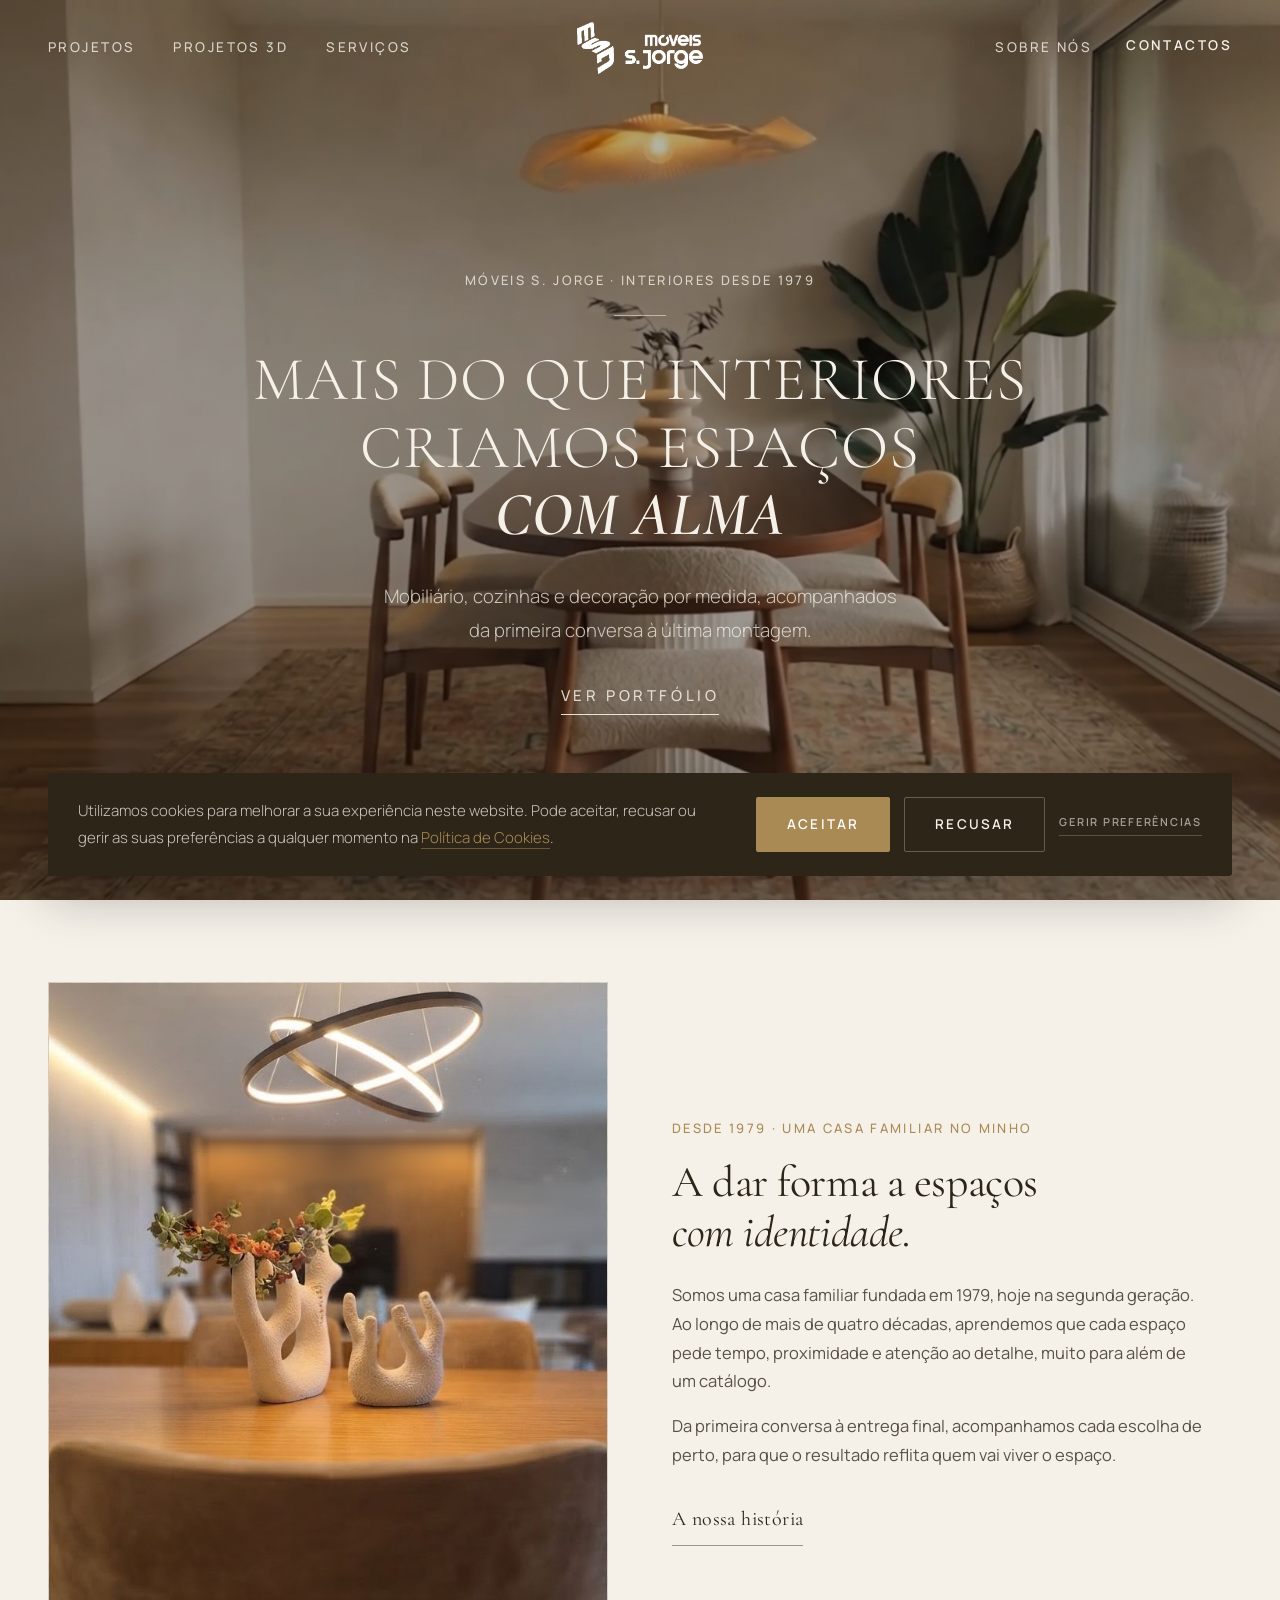
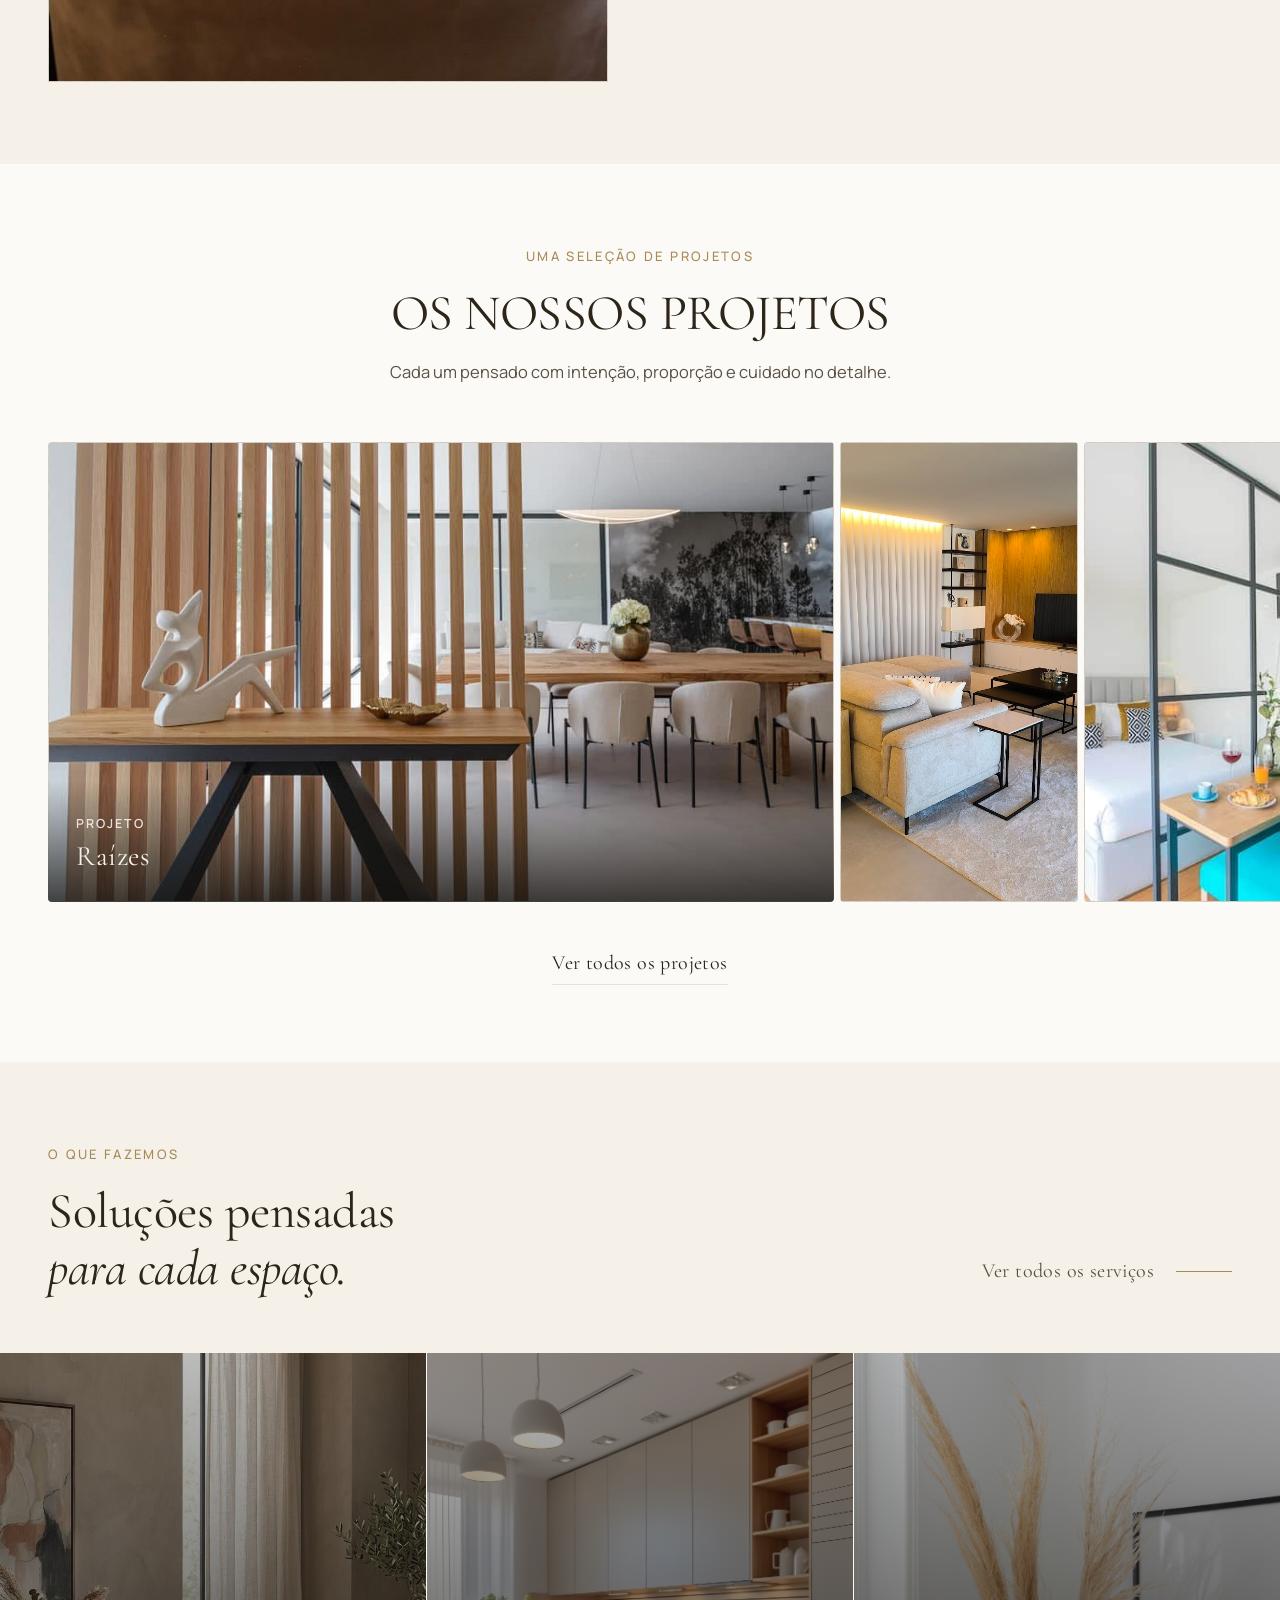
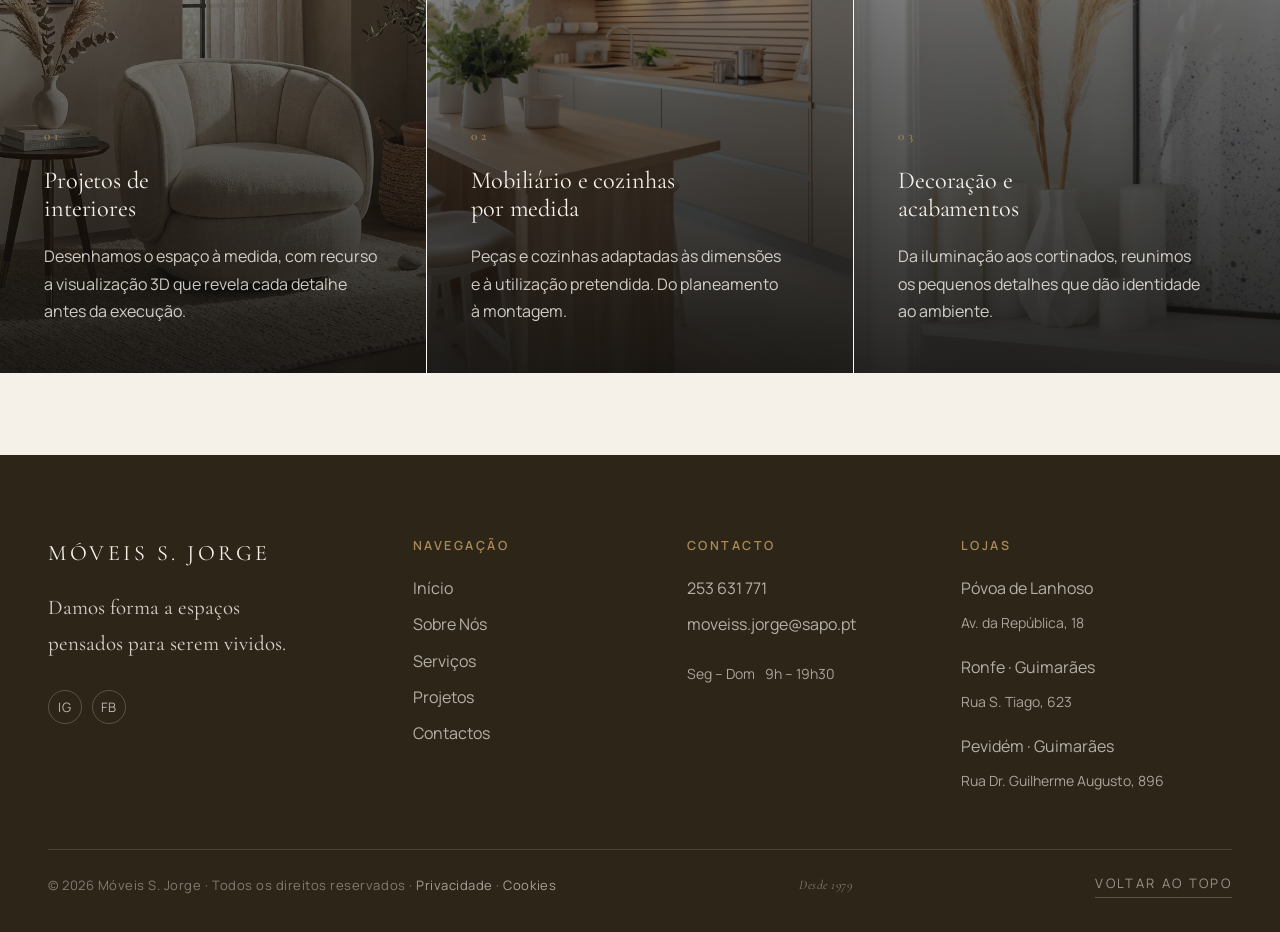
<file: index.html>
<!DOCTYPE html>
<html lang="pt-PT">
<head>
<meta charset="UTF-8">
<meta name="viewport" content="width=device-width, initial-scale=1.0">
<title>Móveis S. Jorge | Mobiliário, Cozinhas e Decoração por Medida</title>
<meta name="description" content="Mobiliário, cozinhas, decoração e soluções personalizadas, acompanhadas desde a primeira ideia até ao último detalhe. Móveis S. Jorge, desde 1979.">
<link rel="canonical" href="https://www.moveissjorge.pt/">
<meta property="og:title" content="Móveis S. Jorge | Mobiliário, Cozinhas e Decoração por Medida">
<meta property="og:description" content="Mobiliário, cozinhas, decoração e soluções personalizadas, acompanhadas desde a primeira ideia até ao último detalhe. Móveis S. Jorge, desde 1979.">
<meta property="og:type" content="website">
<link href="https://fonts.googleapis.com/css2?family=Cormorant+Garamond:ital,wght@0,300;0,400;0,500;0,600;1,300;1,400;1,500;1,600&family=Manrope:wght@300;400;500;600;700;800&display=swap" rel="stylesheet">
<link rel="stylesheet" href="css/style.css">
</head>
<body>

<nav class="nav hero-top" id="main-nav" data-hero-transparent role="navigation" aria-label="Navegação principal">
  <div class="nav-links">
    <a class="nav-link" href="projetos.html">Projetos</a>
    <a class="nav-link" href="projetos.html#propostas-3d">Projetos 3D</a>
    <a class="nav-link" href="servicos.html">Serviços</a>
  </div>
  <a class="nav-logo" href="index.html">
    <img src="assets/img/logo-sjorge.png" alt="Móveis S. Jorge" class="logo-img">
  </a>
  <div class="nav-right">
    <a class="nav-right-link" href="sobre-nos.html">Sobre Nós</a>
    <a class="nav-cta" href="sobre-nos.html#lojas">Contactos</a>
    <button class="nav-toggle" id="nav-toggle" aria-expanded="false" aria-controls="nav-panel" aria-label="Abrir menu">
      <span></span><span></span><span></span>
    </button>
  </div>
</nav>

<div class="nav-panel" id="nav-panel" role="dialog" aria-modal="true" aria-label="Menu de navegação">
  <div class="nav-panel-links">
    <a class="nav-panel-link" href="index.html">Início</a>
    <a class="nav-panel-link" href="sobre-nos.html">Sobre Nós</a>
    <a class="nav-panel-link" href="servicos.html">Serviços</a>
    <a class="nav-panel-link" href="projetos.html">Projetos</a>
    <a class="nav-panel-link" href="projetos.html#propostas-3d">Projetos 3D</a>
    <a class="nav-panel-link" href="sobre-nos.html#lojas">Contactos</a>
  </div>
  <a class="btn btn-gold nav-panel-cta" href="sobre-nos.html#lojas">Pedir Orçamento</a>
</div>

<!-- HERO -->
<section class="hero" id="hero" data-cover="2" aria-labelledby="home-h1" style="min-height:100vh">
  <div class="hero-video-wrap" aria-hidden="true">
    <img src="assets/video/hero-capa.png" alt="" fetchpriority="high">
  </div>
  <div class="hero-ovl" aria-hidden="true"></div>
  <div class="hero-c">
    <div class="cv-panel">
      <p class="cv-ey">Móveis S. Jorge · Interiores desde 1979</p>
      <div class="cv-rule" aria-hidden="true"></div>
      <h1 class="hero-headline" id="home-h1"><span>Mais do que interiores</span><span>criamos espaços</span><em>com alma</em></h1>
      <div class="cv-aside">
        <p class="hero-lede">Mobiliário, cozinhas e decoração por medida, acompanhados da primeira conversa à última montagem.</p>
        <div class="hero-cta-bar">
          <a class="hero-quiet" href="projetos.html">Ver portfólio</a>
        </div>
      </div>
    </div>
  </div>
</section>

<!-- INTRODUÇÃO À MARCA -->
<section class="section section--ivory" aria-labelledby="intro-h2">
  <div class="container">
    <div class="grid-2 fade-up" style="align-items:center">
      <div class="media" style="aspect-ratio:4/5">
        <img src="assets/index/intro-detalhe-v2.png" alt="Peças em cerâmica com flores sobre mesa de carvalho, com suspensão em anel" loading="lazy" style="position:absolute;inset:0;width:100%;height:100%;object-fit:cover;display:block">
      </div>
      <div>
        <div class="eyebrow">Desde 1979 · Uma casa familiar no Minho</div>
        <h2 class="h-xl" id="intro-h2" style="font-size:clamp(30px,4vw,44px);margin-bottom:24px">A dar forma a espaços<br><em>com identidade.</em></h2>
        <p class="body-p" style="margin-bottom:16px">Somos uma casa familiar fundada em 1979, hoje na segunda geração. Ao longo de mais de quatro décadas, aprendemos que cada espaço pede tempo, proximidade e atenção ao detalhe, muito para além de um catálogo.</p>
        <p class="body-p" style="margin-bottom:32px">Da primeira conversa à entrega final, acompanhamos cada escolha de perto, para que o resultado reflita quem vai viver o espaço.</p>
        <a href="sobre-nos.html" class="ixc-btn">A nossa história</a>
      </div>
    </div>
  </div>
</section>

<!-- PROJETOS EXPAND -->
<section id="projetos-preview" class="exp-section">
  <div class="exp-header fade-up">
    <p class="exp-eyebrow">Uma seleção de projetos</p>
    <h2 class="exp-title">Os Nossos Projetos</h2>
    <p class="exp-sub">Cada um pensado com intenção, proporção e cuidado no detalhe.</p>
  </div>

  <div class="exp-track" id="exp-track">
    <div class="exp-card exp-card--active" data-name="Raízes" data-href="projetos.html#raizes">
      <div class="media" style="width:100%;height:100%"><img src="assets/projetos/rz-2.jpg" alt="Sala de refeições do projeto Raízes" loading="lazy" style="position:absolute;inset:0;width:100%;height:100%;object-fit:cover;display:block"></div>
      <div class="exp-overlay"><span class="exp-label">Projeto</span><span class="exp-name">Raízes</span></div>
    </div>
    <div class="exp-card" data-name="Equilíbrio" data-href="projetos.html#equilibrio">
      <div class="media" style="width:100%;height:100%"><img src="assets/projetos/equilibrio-1.jpg" alt="Sala de estar do projeto Equilíbrio" loading="lazy" style="position:absolute;inset:0;width:100%;height:100%;object-fit:cover;display:block"></div>
      <div class="exp-overlay"><span class="exp-label">Projeto</span><span class="exp-name">Equilíbrio</span></div>
    </div>
    <div class="exp-card" data-name="Refúgio" data-href="projetos.html#refugio">
      <div class="media" style="width:100%;height:100%"><img src="assets/projetos/refugio-1.jpg" alt="Estúdio do projeto Refúgio, no Porto" loading="lazy" style="position:absolute;inset:0;width:100%;height:100%;object-fit:cover;display:block"></div>
      <div class="exp-overlay"><span class="exp-label">Projeto</span><span class="exp-name">Refúgio</span></div>
    </div>
  </div>

  <div class="exp-footer fade-up">
    <a class="exp-cta" href="projetos.html">Ver todos os projetos</a>
  </div>
</section>

<!-- SERVIÇOS -->
<section class="svcp" id="servicos-preview">
  <div class="container svcp-head fade-up">
    <div>
      <p class="svcp-ey">O que fazemos</p>
      <h2 class="svcp-h">Soluções pensadas<br><em>para cada espaço.</em></h2>
    </div>
    <a class="svcp-top-link" href="servicos.html">Ver todos os serviços<span class="svcp-top-rule"></span></a>
  </div>

  <div class="svcp-grid fade-up fade-up-delay1">

    <a class="svcp-panel" href="servicos.html">
      <div class="svcp-ph"><img src="assets/servicos/interiores.jpg" alt="Poltrona curva em tecido cru, mesa de apoio em madeira e oliveira em vaso" loading="lazy"></div>
      <div class="svcp-scrim" aria-hidden="true"></div>
      <div class="svcp-body">
        <span class="svcp-n">01</span>
        <h3 class="svcp-t">Projetos de<br>interiores</h3>
        <p class="svcp-d">Desenhamos o espaço à medida, com recurso a visualização 3D que revela cada detalhe antes da execução.</p>
      </div>
    </a>

    <a class="svcp-panel" href="servicos.html">
      <div class="svcp-ph"><img src="assets/servicos/cozinhas.jpg?v=2" alt="Cozinha por medida em tons claros com ilha e bancada em madeira" loading="lazy"></div>
      <div class="svcp-scrim" aria-hidden="true"></div>
      <div class="svcp-body">
        <span class="svcp-n">02</span>
        <h3 class="svcp-t">Mobiliário e cozinhas<br>por medida</h3>
        <p class="svcp-d">Peças e cozinhas adaptadas às dimensões e à utilização pretendida. Do planeamento à montagem.</p>
      </div>
    </a>

    <a class="svcp-panel" href="servicos.html">
      <div class="svcp-ph"><img src="assets/servicos/decoracao.jpg" alt="Jarra branca com hastes secas e velas sobre prateleira" loading="lazy"></div>
      <div class="svcp-scrim" aria-hidden="true"></div>
      <div class="svcp-body">
        <span class="svcp-n">03</span>
        <h3 class="svcp-t">Decoração e<br>acabamentos</h3>
        <p class="svcp-d">Da iluminação aos cortinados, reunimos os pequenos detalhes que dão identidade ao ambiente.</p>
      </div>
    </a>

  </div>
</section>

<!-- LOJAS · LINHA DISCRETA -->


<!-- FOOTER -->
<footer class="footer" role="contentinfo">
  <div class="footer-inner">
    <div class="footer-top">
      <div>
        <div class="footer-logo">Móveis S. Jorge</div>
        <div class="footer-tagline">Damos forma a espaços<br>pensados para serem vividos.</div>
        <div class="footer-social">
          <a class="footer-soc" href="https://www.instagram.com/moveiss.jorge" target="_blank" rel="noopener" aria-label="Instagram">ig</a>
          <a class="footer-soc" href="https://www.facebook.com/moveiss.jorge" target="_blank" rel="noopener" aria-label="Facebook">fb</a>
        </div>
      </div>
      <div class="fcol">
        <h5>Navegação</h5>
        <a href="index.html">Início</a>
        <a href="sobre-nos.html">Sobre Nós</a>
        <a href="servicos.html">Serviços</a>
        <a href="projetos.html">Projetos</a>
        <a href="sobre-nos.html#lojas">Contactos</a>
      </div>
      <div class="fcol">
        <h5>Contacto</h5>
        <a href="tel:253631771">253 631 771</a>
        <a href="mailto:moveiss.jorge@sapo.pt">moveiss.jorge@sapo.pt</a>
        <a style="margin-top:14px;font-size:11px;color:rgba(245,241,233,.3)">Seg – Dom &ensp;9h – 19h30</a>
      </div>
      <div class="fcol">
        <h5>Lojas</h5>
        <a href="sobre-nos.html#lojas">Póvoa de Lanhoso</a>
        <a style="font-size:11px;color:rgba(245,241,233,.25)">Av. da República, 18</a>
        <a href="sobre-nos.html#lojas" style="margin-top:10px">Ronfe · Guimarães</a>
        <a style="font-size:11px;color:rgba(245,241,233,.25)">Rua S. Tiago, 623</a>
        <a href="sobre-nos.html#lojas" style="margin-top:10px">Pevidém · Guimarães</a>
        <a style="font-size:11px;color:rgba(245,241,233,.25)">Rua Dr. Guilherme Augusto, 896</a>
      </div>
    </div>
    <div class="footer-div"></div>
    <div class="footer-bot">
      <p class="footer-cp">© 2026 Móveis S. Jorge · Todos os direitos reservados · <a href="politica-de-privacidade.html">Privacidade</a> · <a href="politica-de-cookies.html">Cookies</a></p>
      <p class="footer-ph">Desde 1979</p>
      <button class="footer-up" data-scroll-top aria-label="Voltar ao topo">Voltar ao topo</button>
    </div>
  </div>
</footer>

<!-- COOKIE BANNER -->
<div class="cookie" id="cookie-banner" role="dialog" aria-label="Preferências de cookies">
  <p class="cookie-txt">Utilizamos cookies para melhorar a sua experiência neste website. Pode aceitar, recusar ou gerir as suas preferências a qualquer momento na <a href="politica-de-cookies.html">Política de Cookies</a>.</p>
  <div class="cookie-btns">
    <button class="btn btn-gold" id="cookie-accept">Aceitar</button>
    <button class="btn btn-outline" id="cookie-reject" style="border-color:rgba(245,241,233,.28);color:var(--ivory)">Recusar</button>
    <button class="cookie-manage" id="cookie-manage">Gerir preferências</button>
  </div>
</div>

<style>
/* Estilos específicos da Página Inicial */
.exp-section{background:var(--white);padding:110px 0 90px}
.exp-header{text-align:center;padding:0 var(--pad);margin-bottom:56px}
.exp-eyebrow{font-size:10px;font-weight:500;letter-spacing:.32em;text-transform:uppercase;color:var(--gold);margin-bottom:20px}
.exp-title{font-family:var(--sr);font-size:clamp(26px,3.2vw,40px);font-weight:300;color:var(--brown);letter-spacing:.14em;text-transform:uppercase;margin-bottom:16px}
.exp-sub{font-family:var(--sr);font-size:15px;font-weight:300;font-style:italic;color:var(--tx2);line-height:1.6}
.exp-track{display:flex;gap:6px;padding:0 var(--pad);max-width:var(--max);margin:0 auto;height:460px;align-items:stretch}
.exp-card{position:relative;overflow:hidden;border-radius:4px;cursor:pointer;flex-shrink:0;width:140px;transition:width .55s cubic-bezier(.4,0,.2,1)}
.exp-card img{width:100%;height:100%;object-fit:cover;display:block;transition:transform .6s cubic-bezier(.4,0,.2,1)}
.exp-card:hover img{transform:scale(1.04)}
.exp-overlay{position:absolute;left:0;right:0;bottom:0;padding:32px 28px;background:linear-gradient(0deg,rgba(17,16,14,.75) 0%,transparent 100%);opacity:0;transition:opacity .4s ease;pointer-events:none}
.exp-card--active .exp-overlay{opacity:1}
.exp-label{display:block;font-family:var(--sr);font-size:11px;font-weight:400;letter-spacing:.22em;text-transform:uppercase;color:rgba(245,241,233,.65);margin-bottom:8px}
.exp-name{display:block;font-family:var(--sr);font-size:clamp(22px,2.8vw,34px);font-weight:400;color:var(--ivory);letter-spacing:.02em;line-height:1}
.exp-footer{text-align:center;margin-top:44px}
.exp-cta{font-family:var(--sr);font-size:11px;font-weight:500;letter-spacing:.2em;text-transform:uppercase;color:var(--brown);text-decoration:none;border-bottom:1px solid var(--stone);padding-bottom:4px;transition:border-color .25s,color .25s}
.exp-cta:hover{color:var(--gold);border-color:var(--gold)}
@media(max-width:900px){.brand-grid{grid-template-columns:1fr!important}}
@media(max-width:760px){
  .exp-track{flex-direction:column;height:auto;gap:4px}
  .exp-card{width:100%!important;height:160px;transition:height .55s cubic-bezier(.4,0,.2,1)}
  .exp-card--active{height:340px}
  .exp-overlay{opacity:1}
}
</style>

<script src="js/main.js"></script>
<script src="js/inicio.js"></script>
<template id="__bundler_thumbnail"><svg xmlns="http://www.w3.org/2000/svg" viewBox="0 0 100 100"><rect width="100" height="100" fill="#2E2519"/><text x="50" y="62" text-anchor="middle" font-family="Georgia,serif" font-size="34" fill="#F5F1E9">SJ</text></svg></template>
</body>
</html>
</file>
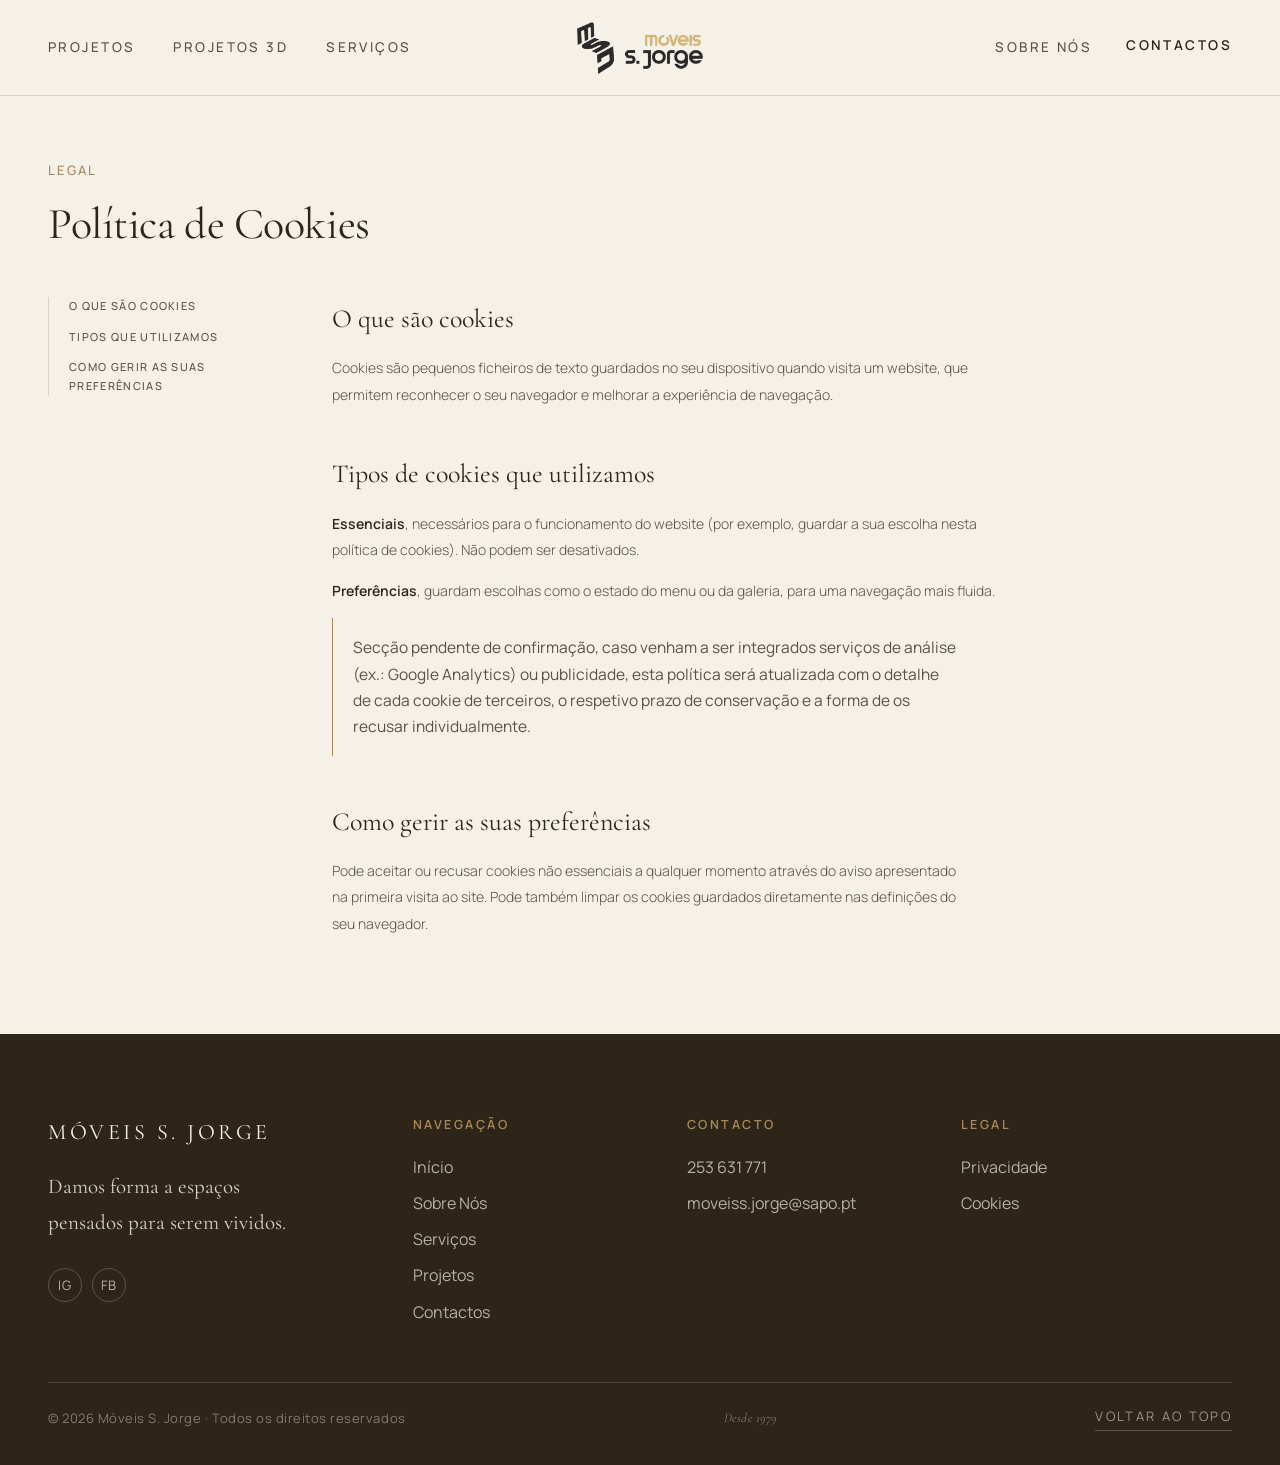
<file: politica-de-cookies.html>
<!DOCTYPE html>
<html lang="pt-PT">
<head>
<meta charset="UTF-8">
<meta name="viewport" content="width=device-width, initial-scale=1.0">
<title>Política de Cookies | Móveis S. Jorge</title>
<meta name="robots" content="noindex">
<link href="https://fonts.googleapis.com/css2?family=Cormorant+Garamond:ital,wght@0,300;0,400;0,500;0,600;1,300;1,400;1,500;1,600&family=Manrope:wght@300;400;500;600;700;800&display=swap" rel="stylesheet">
<link rel="stylesheet" href="css/style.css">
</head>
<body>

<nav class="nav" id="main-nav" role="navigation" aria-label="Navegação principal">
  <div class="nav-links">
    <a class="nav-link" href="projetos.html">Projetos</a>
    <a class="nav-link" href="projetos.html#propostas-3d">Projetos 3D</a>
    <a class="nav-link" href="servicos.html">Serviços</a>
  </div>
  <a class="nav-logo" href="index.html">
    <img src="assets/img/logo-sjorge.png" alt="Móveis S. Jorge" class="logo-img">
  </a>
  <div class="nav-right">
    <a class="nav-right-link" href="sobre-nos.html">Sobre Nós</a>
    <a class="nav-cta" href="sobre-nos.html#lojas">Contactos</a>
    <button class="nav-toggle" id="nav-toggle" aria-expanded="false" aria-controls="nav-panel" aria-label="Abrir menu">
      <span></span><span></span><span></span>
    </button>
  </div>
</nav>

<div class="nav-panel" id="nav-panel" role="dialog" aria-modal="true" aria-label="Menu de navegação">
  <div class="nav-panel-links">
    <a class="nav-panel-link" href="index.html">Início</a>
    <a class="nav-panel-link" href="sobre-nos.html">Sobre Nós</a>
    <a class="nav-panel-link" href="servicos.html">Serviços</a>
    <a class="nav-panel-link" href="projetos.html">Projetos</a>
    <a class="nav-panel-link" href="projetos.html#propostas-3d">Projetos 3D</a>
    <a class="nav-panel-link" href="sobre-nos.html#lojas">Contactos</a>
  </div>
  <a class="btn btn-gold nav-panel-cta" href="sobre-nos.html#lojas">Pedir Orçamento</a>
</div>

<section class="section" style="padding-top:calc(var(--nav-h) + 64px)">
  <div class="container">
    <div class="eyebrow">Legal</div>
    <h1 class="h-xl" style="font-size:clamp(30px,4vw,44px);margin-bottom:48px">Política de Cookies</h1>

    <div class="legal">
      <nav class="legal-toc" aria-label="Índice">
        <a href="#oquesao">O que são cookies</a>
        <a href="#tipos">Tipos que utilizamos</a>
        <a href="#gestao">Como gerir as suas preferências</a>
      </nav>
      <div class="legal-body">
        <h2 id="oquesao">O que são cookies</h2>
        <p>Cookies são pequenos ficheiros de texto guardados no seu dispositivo quando visita um website, que permitem reconhecer o seu navegador e melhorar a experiência de navegação.</p>

        <h2 id="tipos">Tipos de cookies que utilizamos</h2>
        <p><strong>Essenciais</strong>, necessários para o funcionamento do website (por exemplo, guardar a sua escolha nesta política de cookies). Não podem ser desativados.</p>
        <p><strong>Preferências</strong>, guardam escolhas como o estado do menu ou da galeria, para uma navegação mais fluida.</p>

        <p class="legal-pending">Secção pendente de confirmação, caso venham a ser integrados serviços de análise (ex.: Google Analytics) ou publicidade, esta política será atualizada com o detalhe de cada cookie de terceiros, o respetivo prazo de conservação e a forma de os recusar individualmente.</p>

        <h2 id="gestao">Como gerir as suas preferências</h2>
        <p>Pode aceitar ou recusar cookies não essenciais a qualquer momento através do aviso apresentado na primeira visita ao site. Pode também limpar os cookies guardados diretamente nas definições do seu navegador.</p>
      </div>
    </div>
  </div>
</section>

<!-- FOOTER -->
<footer class="footer" role="contentinfo">
  <div class="footer-inner">
    <div class="footer-top">
      <div>
        <div class="footer-logo">Móveis S. Jorge</div>
        <div class="footer-tagline">Damos forma a espaços<br>pensados para serem vividos.</div>
        <div class="footer-social">
          <a class="footer-soc" href="https://www.instagram.com/moveiss.jorge" target="_blank" rel="noopener" aria-label="Instagram">ig</a>
          <a class="footer-soc" href="https://www.facebook.com/moveiss.jorge" target="_blank" rel="noopener" aria-label="Facebook">fb</a>
        </div>
      </div>
      <div class="fcol">
        <h5>Navegação</h5>
        <a href="index.html">Início</a>
        <a href="sobre-nos.html">Sobre Nós</a>
        <a href="servicos.html">Serviços</a>
        <a href="projetos.html">Projetos</a>
        <a href="sobre-nos.html#lojas">Contactos</a>
      </div>
      <div class="fcol">
        <h5>Contacto</h5>
        <a href="tel:253631771">253 631 771</a>
        <a href="mailto:moveiss.jorge@sapo.pt">moveiss.jorge@sapo.pt</a>
      </div>
      <div class="fcol">
        <h5>Legal</h5>
        <a href="politica-de-privacidade.html">Privacidade</a>
        <a href="politica-de-cookies.html">Cookies</a>
      </div>
    </div>
    <div class="footer-div"></div>
    <div class="footer-bot">
      <p class="footer-cp">© 2026 Móveis S. Jorge · Todos os direitos reservados</p>
      <p class="footer-ph">Desde 1979</p>
      <button class="footer-up" data-scroll-top aria-label="Voltar ao topo">Voltar ao topo</button>
    </div>
  </div>
</footer>

<script src="js/main.js"></script>
<template id="__bundler_thumbnail"><svg xmlns="http://www.w3.org/2000/svg" viewBox="0 0 100 100"><rect width="100" height="100" fill="#2E2519"/><text x="50" y="62" text-anchor="middle" font-family="Georgia,serif" font-size="34" fill="#F5F1E9">SJ</text></svg></template>
</body>
</html>
</file>
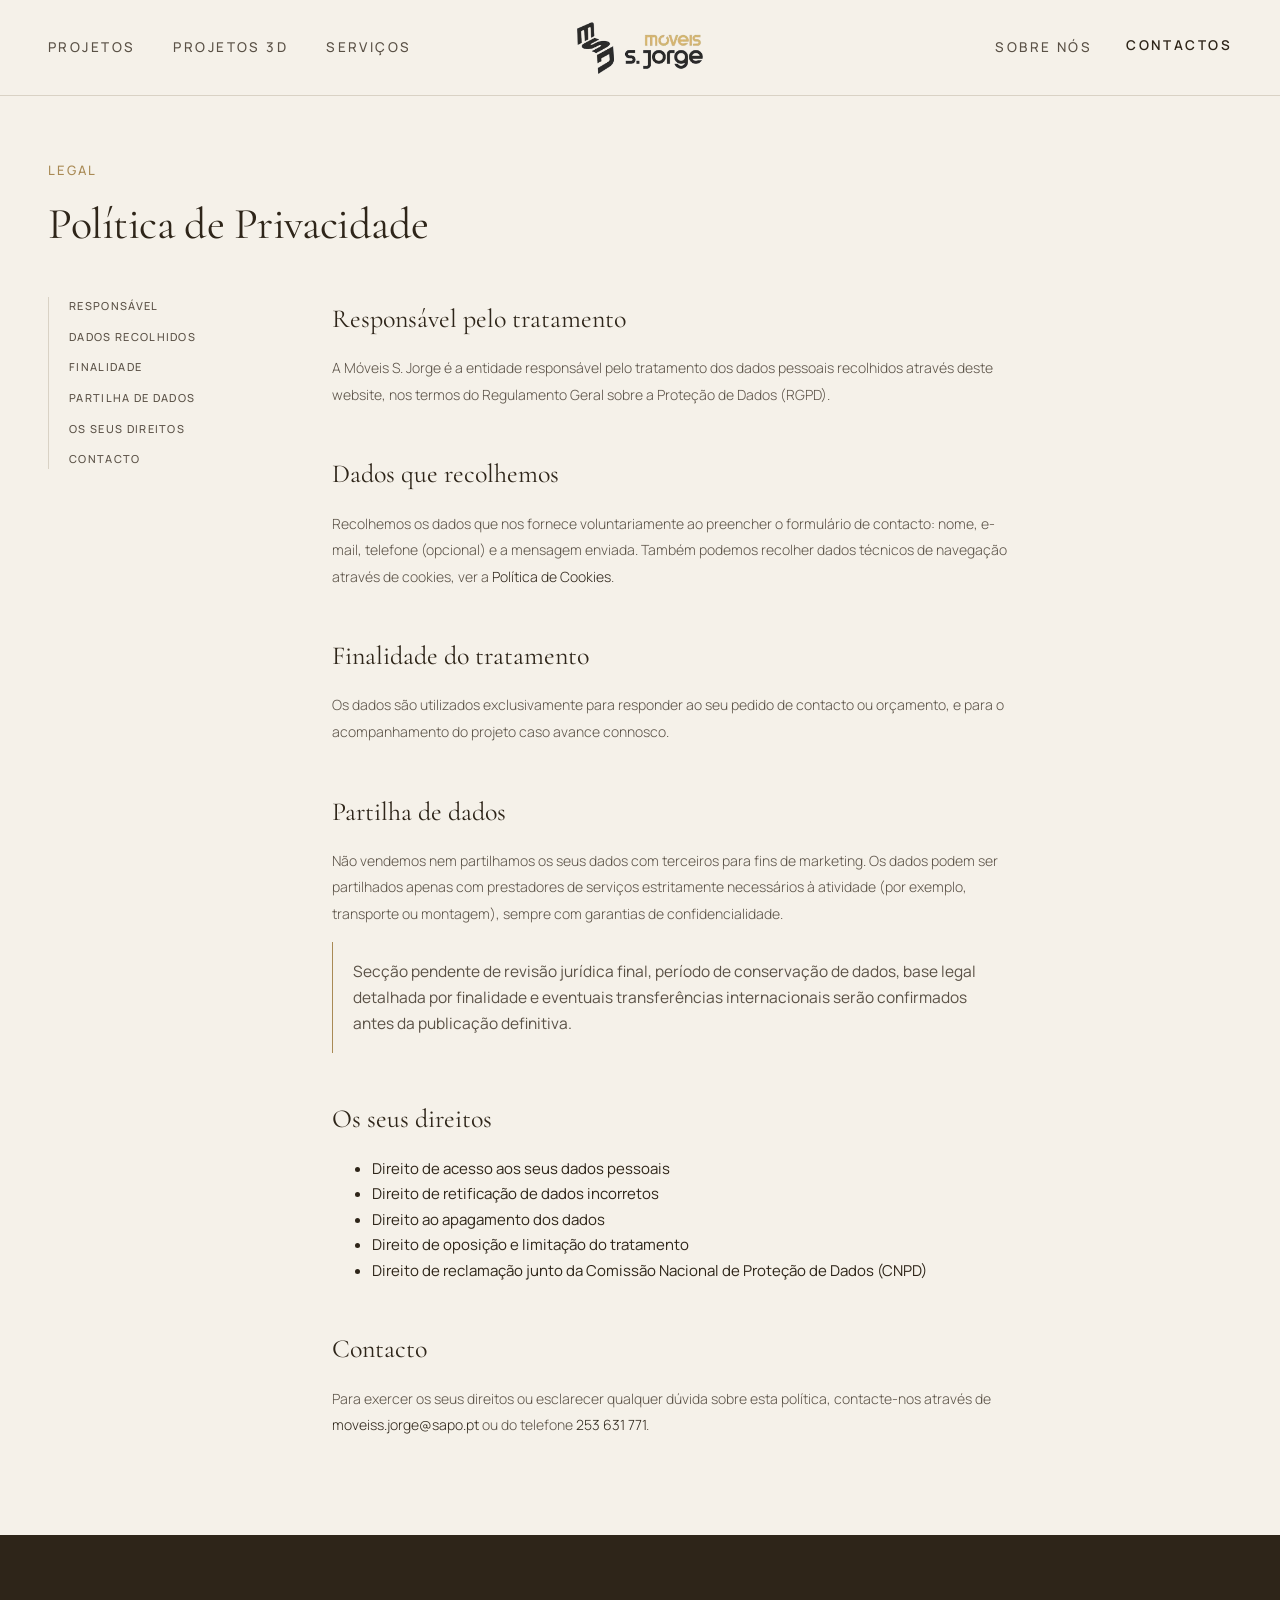
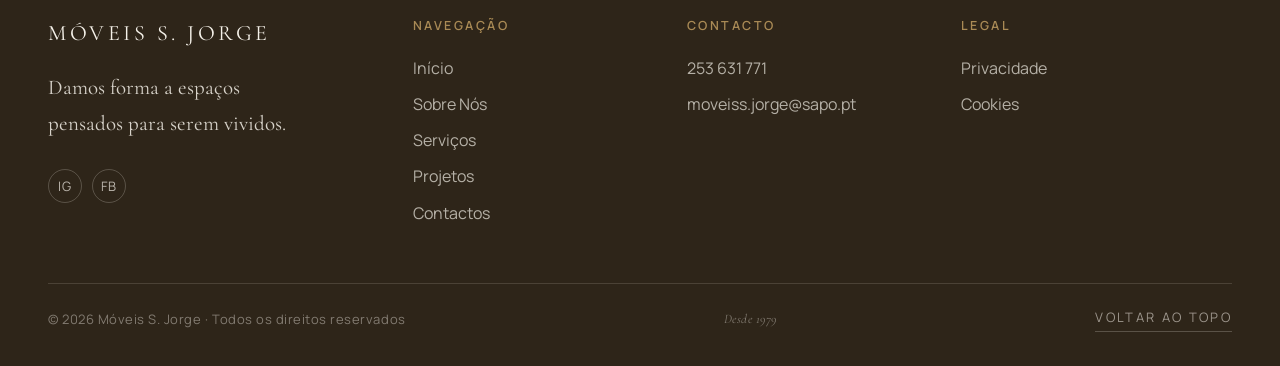
<file: politica-de-privacidade.html>
<!DOCTYPE html>
<html lang="pt-PT">
<head>
<meta charset="UTF-8">
<meta name="viewport" content="width=device-width, initial-scale=1.0">
<title>Política de Privacidade | Móveis S. Jorge</title>
<meta name="robots" content="noindex">
<link href="https://fonts.googleapis.com/css2?family=Cormorant+Garamond:ital,wght@0,300;0,400;0,500;0,600;1,300;1,400;1,500;1,600&family=Manrope:wght@300;400;500;600;700;800&display=swap" rel="stylesheet">
<link rel="stylesheet" href="css/style.css">
</head>
<body>

<nav class="nav" id="main-nav" role="navigation" aria-label="Navegação principal">
  <div class="nav-links">
    <a class="nav-link" href="projetos.html">Projetos</a>
    <a class="nav-link" href="projetos.html#propostas-3d">Projetos 3D</a>
    <a class="nav-link" href="servicos.html">Serviços</a>
  </div>
  <a class="nav-logo" href="index.html">
    <img src="assets/img/logo-sjorge.png" alt="Móveis S. Jorge" class="logo-img">
  </a>
  <div class="nav-right">
    <a class="nav-right-link" href="sobre-nos.html">Sobre Nós</a>
    <a class="nav-cta" href="sobre-nos.html#lojas">Contactos</a>
    <button class="nav-toggle" id="nav-toggle" aria-expanded="false" aria-controls="nav-panel" aria-label="Abrir menu">
      <span></span><span></span><span></span>
    </button>
  </div>
</nav>

<div class="nav-panel" id="nav-panel" role="dialog" aria-modal="true" aria-label="Menu de navegação">
  <div class="nav-panel-links">
    <a class="nav-panel-link" href="index.html">Início</a>
    <a class="nav-panel-link" href="sobre-nos.html">Sobre Nós</a>
    <a class="nav-panel-link" href="servicos.html">Serviços</a>
    <a class="nav-panel-link" href="projetos.html">Projetos</a>
    <a class="nav-panel-link" href="projetos.html#propostas-3d">Projetos 3D</a>
    <a class="nav-panel-link" href="sobre-nos.html#lojas">Contactos</a>
  </div>
  <a class="btn btn-gold nav-panel-cta" href="sobre-nos.html#lojas">Pedir Orçamento</a>
</div>

<section class="section" style="padding-top:calc(var(--nav-h) + 64px)">
  <div class="container">
    <div class="eyebrow">Legal</div>
    <h1 class="h-xl" style="font-size:clamp(30px,4vw,44px);margin-bottom:48px">Política de Privacidade</h1>

    <div class="legal">
      <nav class="legal-toc" aria-label="Índice">
        <a href="#responsavel">Responsável</a>
        <a href="#dados">Dados recolhidos</a>
        <a href="#finalidade">Finalidade</a>
        <a href="#partilha">Partilha de dados</a>
        <a href="#direitos">Os seus direitos</a>
        <a href="#contacto">Contacto</a>
      </nav>
      <div class="legal-body">
        <h2 id="responsavel">Responsável pelo tratamento</h2>
        <p>A Móveis S. Jorge é a entidade responsável pelo tratamento dos dados pessoais recolhidos através deste website, nos termos do Regulamento Geral sobre a Proteção de Dados (RGPD).</p>

        <h2 id="dados">Dados que recolhemos</h2>
        <p>Recolhemos os dados que nos fornece voluntariamente ao preencher o formulário de contacto: nome, e-mail, telefone (opcional) e a mensagem enviada. Também podemos recolher dados técnicos de navegação através de cookies, ver a <a href="politica-de-cookies.html">Política de Cookies</a>.</p>

        <h2 id="finalidade">Finalidade do tratamento</h2>
        <p>Os dados são utilizados exclusivamente para responder ao seu pedido de contacto ou orçamento, e para o acompanhamento do projeto caso avance connosco.</p>

        <h2 id="partilha">Partilha de dados</h2>
        <p>Não vendemos nem partilhamos os seus dados com terceiros para fins de marketing. Os dados podem ser partilhados apenas com prestadores de serviços estritamente necessários à atividade (por exemplo, transporte ou montagem), sempre com garantias de confidencialidade.</p>

        <p class="legal-pending">Secção pendente de revisão jurídica final, período de conservação de dados, base legal detalhada por finalidade e eventuais transferências internacionais serão confirmados antes da publicação definitiva.</p>

        <h2 id="direitos">Os seus direitos</h2>
        <ul>
          <li>Direito de acesso aos seus dados pessoais</li>
          <li>Direito de retificação de dados incorretos</li>
          <li>Direito ao apagamento dos dados</li>
          <li>Direito de oposição e limitação do tratamento</li>
          <li>Direito de reclamação junto da Comissão Nacional de Proteção de Dados (CNPD)</li>
        </ul>

        <h2 id="contacto">Contacto</h2>
        <p>Para exercer os seus direitos ou esclarecer qualquer dúvida sobre esta política, contacte-nos através de <a href="mailto:moveiss.jorge@sapo.pt">moveiss.jorge@sapo.pt</a> ou do telefone <a href="tel:253631771">253 631 771</a>.</p>
      </div>
    </div>
  </div>
</section>

<!-- FOOTER -->
<footer class="footer" role="contentinfo">
  <div class="footer-inner">
    <div class="footer-top">
      <div>
        <div class="footer-logo">Móveis S. Jorge</div>
        <div class="footer-tagline">Damos forma a espaços<br>pensados para serem vividos.</div>
        <div class="footer-social">
          <a class="footer-soc" href="https://www.instagram.com/moveiss.jorge" target="_blank" rel="noopener" aria-label="Instagram">ig</a>
          <a class="footer-soc" href="https://www.facebook.com/moveiss.jorge" target="_blank" rel="noopener" aria-label="Facebook">fb</a>
        </div>
      </div>
      <div class="fcol">
        <h5>Navegação</h5>
        <a href="index.html">Início</a>
        <a href="sobre-nos.html">Sobre Nós</a>
        <a href="servicos.html">Serviços</a>
        <a href="projetos.html">Projetos</a>
        <a href="sobre-nos.html#lojas">Contactos</a>
      </div>
      <div class="fcol">
        <h5>Contacto</h5>
        <a href="tel:253631771">253 631 771</a>
        <a href="mailto:moveiss.jorge@sapo.pt">moveiss.jorge@sapo.pt</a>
      </div>
      <div class="fcol">
        <h5>Legal</h5>
        <a href="politica-de-privacidade.html">Privacidade</a>
        <a href="politica-de-cookies.html">Cookies</a>
      </div>
    </div>
    <div class="footer-div"></div>
    <div class="footer-bot">
      <p class="footer-cp">© 2026 Móveis S. Jorge · Todos os direitos reservados</p>
      <p class="footer-ph">Desde 1979</p>
      <button class="footer-up" data-scroll-top aria-label="Voltar ao topo">Voltar ao topo</button>
    </div>
  </div>
</footer>

<script src="js/main.js"></script>
<template id="__bundler_thumbnail"><svg xmlns="http://www.w3.org/2000/svg" viewBox="0 0 100 100"><rect width="100" height="100" fill="#2E2519"/><text x="50" y="62" text-anchor="middle" font-family="Georgia,serif" font-size="34" fill="#F5F1E9">SJ</text></svg></template>
</body>
</html>
</file>
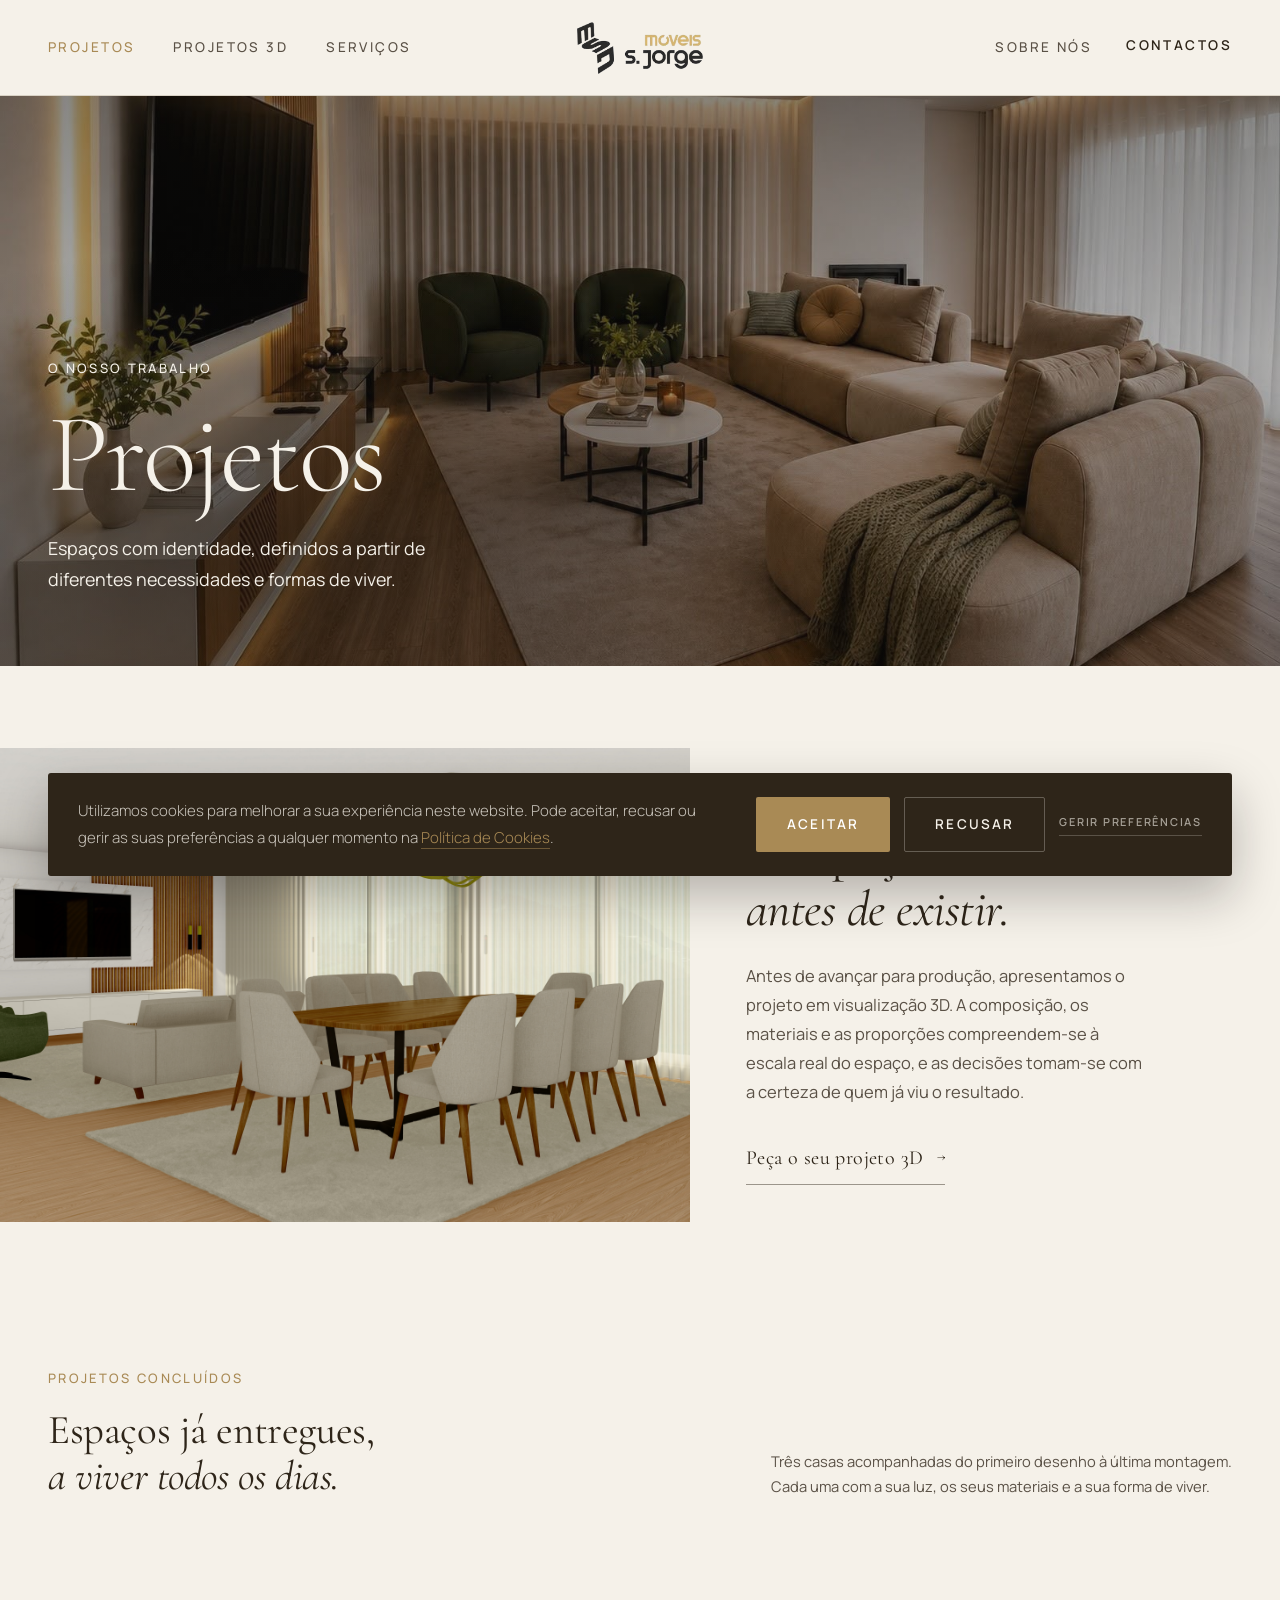
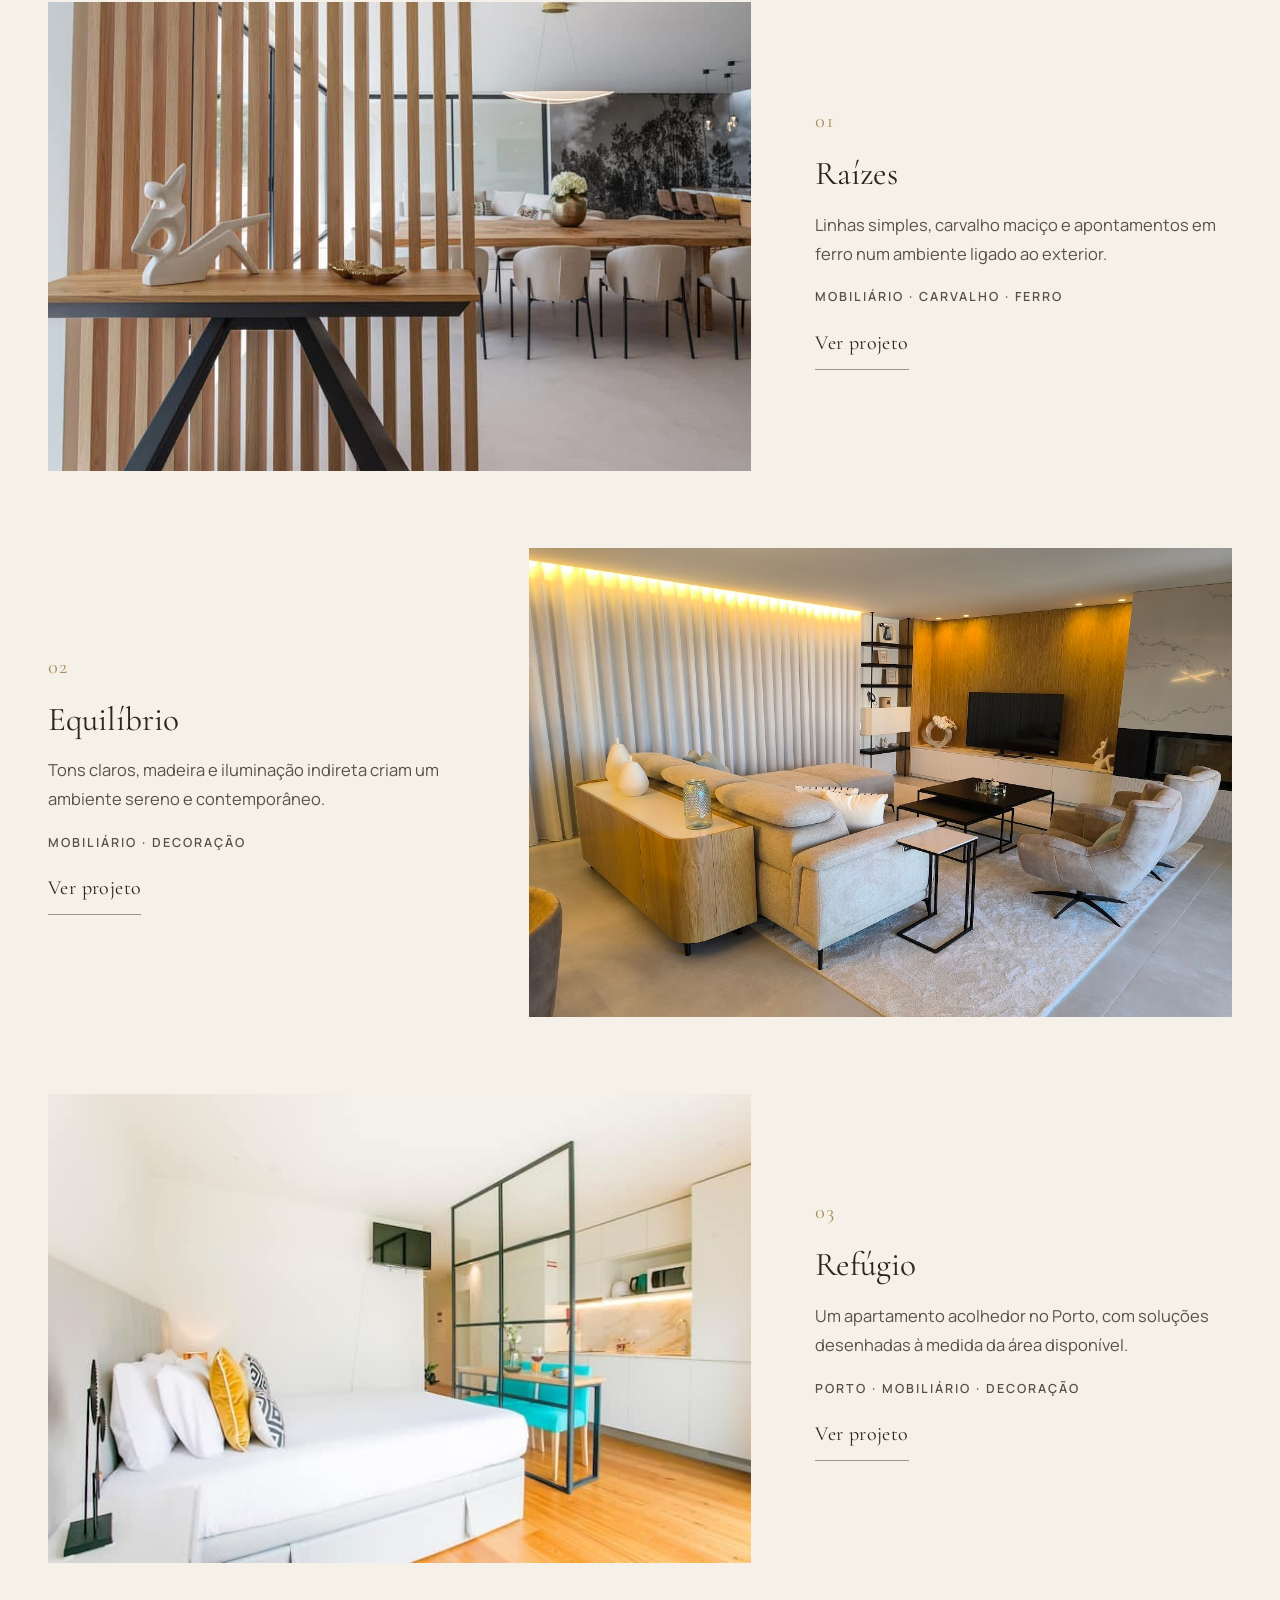
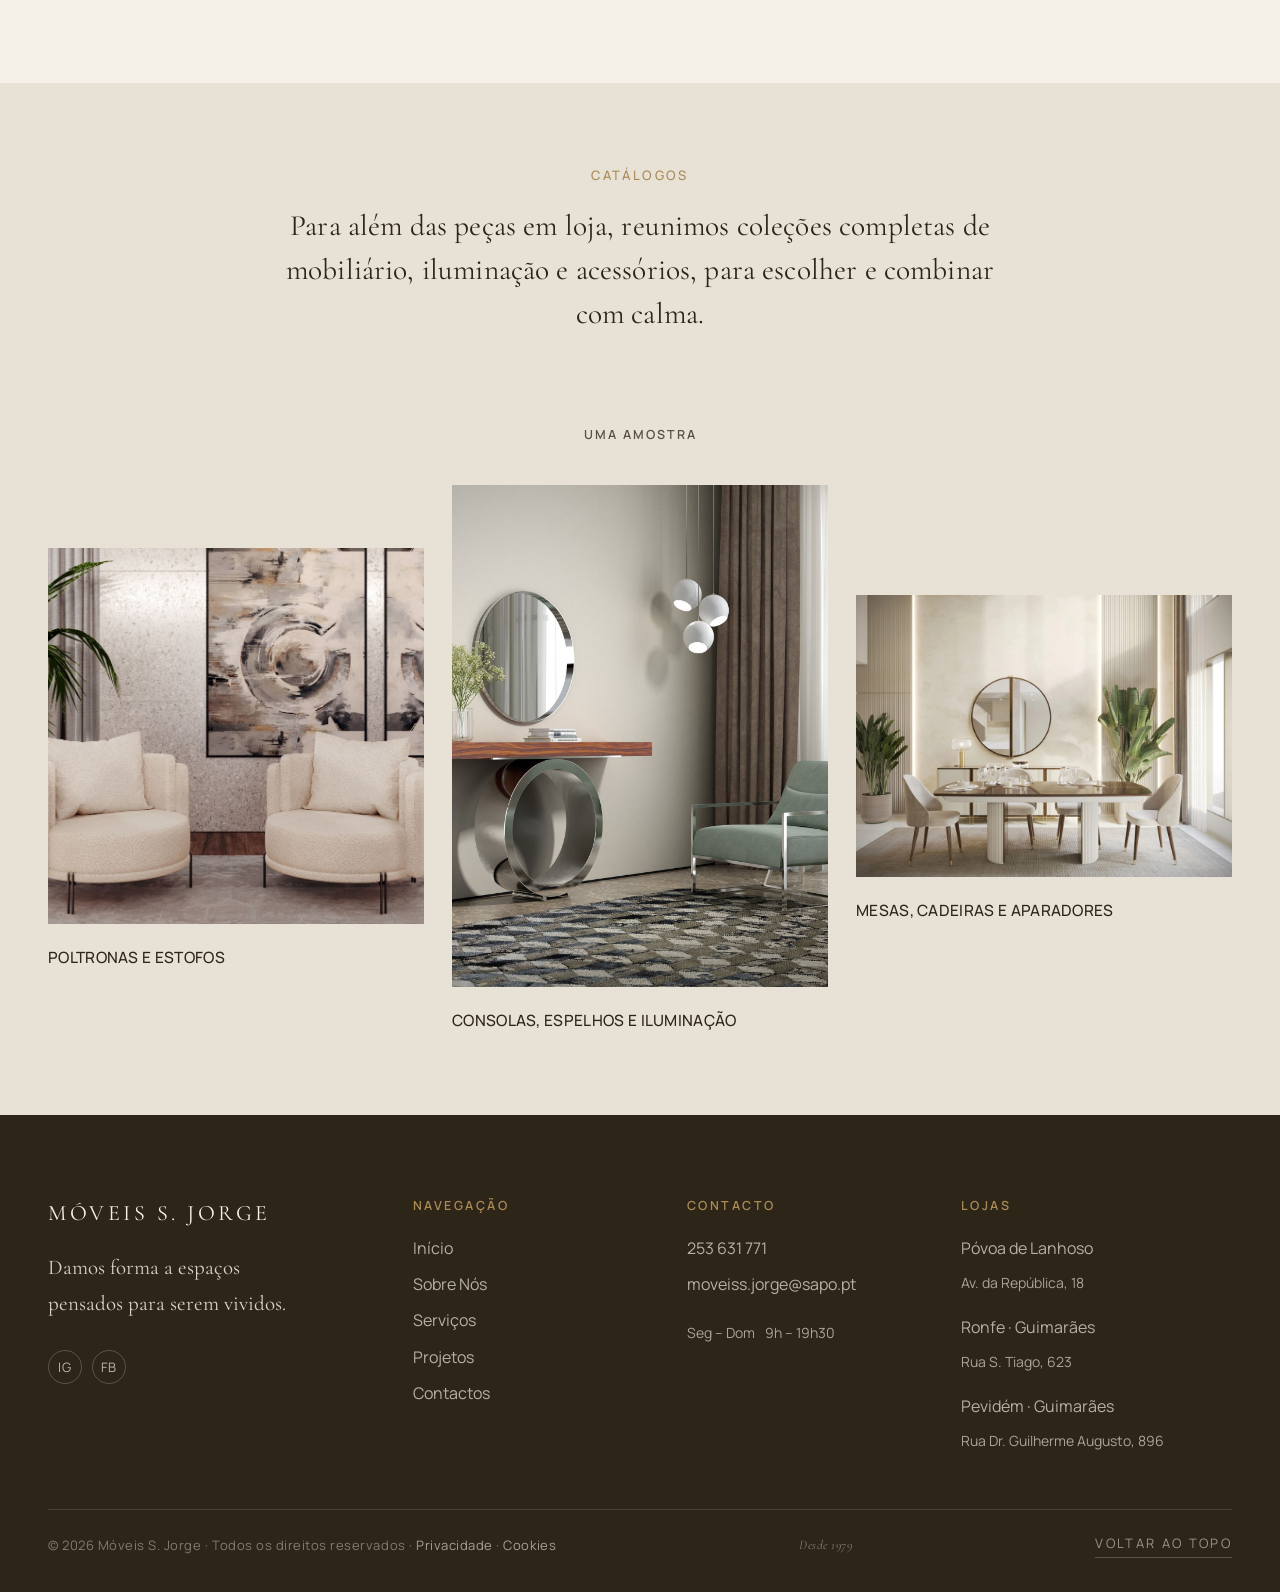
<file: projetos.html>
<!DOCTYPE html>
<html lang="pt-PT">
<head>
<meta charset="UTF-8">
<meta name="viewport" content="width=device-width, initial-scale=1.0">
<title>Projetos | Móveis S. Jorge</title>
<meta name="description" content="Espaços com identidade, definidos a partir de diferentes necessidades e formas de viver. Obras concluídas e propostas em 3D da Móveis S. Jorge.">
<link href="https://fonts.googleapis.com/css2?family=Cormorant+Garamond:ital,wght@0,300;0,400;0,500;0,600;1,300;1,400;1,500;1,600&family=Manrope:wght@300;400;500;600;700;800&display=swap" rel="stylesheet">
<link rel="stylesheet" href="css/style.css">
</head>
<body>

<nav class="nav" id="main-nav" role="navigation" aria-label="Navegação principal">
  <div class="nav-links">
    <a class="nav-link active" href="projetos.html">Projetos</a>
    <a class="nav-link" href="projetos.html#propostas-3d">Projetos 3D</a>
    <a class="nav-link" href="servicos.html">Serviços</a>
  </div>
  <a class="nav-logo" href="index.html">
    <img src="assets/img/logo-sjorge.png" alt="Móveis S. Jorge" class="logo-img">
  </a>
  <div class="nav-right">
    <a class="nav-right-link" href="sobre-nos.html">Sobre Nós</a>
    <a class="nav-cta" href="sobre-nos.html#lojas">Contactos</a>
    <button class="nav-toggle" id="nav-toggle" aria-expanded="false" aria-controls="nav-panel" aria-label="Abrir menu">
      <span></span><span></span><span></span>
    </button>
  </div>
</nav>

<div class="nav-panel" id="nav-panel" role="dialog" aria-modal="true" aria-label="Menu de navegação">
  <div class="nav-panel-links">
    <a class="nav-panel-link" href="index.html">Início</a>
    <a class="nav-panel-link" href="sobre-nos.html">Sobre Nós</a>
    <a class="nav-panel-link" href="servicos.html">Serviços</a>
    <a class="nav-panel-link" href="projetos.html">Projetos</a>
    <a class="nav-panel-link" href="projetos.html#propostas-3d">Projetos 3D</a>
    <a class="nav-panel-link" href="sobre-nos.html#lojas">Contactos</a>
  </div>
  <a class="btn btn-gold nav-panel-cta" href="sobre-nos.html#lojas">Pedir Orçamento</a>
</div>

<!-- HERO -->
<section class="hero hero--proj" aria-labelledby="hero-h1">
  <div class="hero-bg" aria-hidden="true" style="position:absolute;inset:0;overflow:hidden">
    <img src="assets/projetos/capa-projetos-v2.jpg" alt="" style="width:100%;height:100%;object-fit:cover;object-position:50% 58%;display:block">
  </div>
  <div class="hero-ovl" aria-hidden="true" style="background:radial-gradient(ellipse 70% 75% at 22% 78%,rgba(17,16,14,.5) 0%,rgba(17,16,14,0) 70%),linear-gradient(180deg,rgba(17,16,14,.5) 0%,rgba(17,16,14,.34) 45%,rgba(17,16,14,.46) 100%)"></div>
  <div class="hero-c">
    <p class="hero-ey" style="color:var(--ivory)">O nosso trabalho</p>
    <h1 class="hero-h1" id="hero-h1">Projetos</h1>
    <p class="hero-sub" style="color:var(--ivory)">Espaços com identidade, definidos a partir de diferentes necessidades e formas de viver.</p>

  </div>
</section>


<!-- PROPOSTAS 3D -->
<section class="p3" id="propostas-3d">
  <div class="container">
    <div class="p3-duo">
      <figure class="p3-fig fade-up">
        <img src="assets/3d/sala-jantar.jpg" alt="Visualização 3D de uma sala com zona de estar e mesa de refeições" loading="lazy">
      </figure>
      <div class="p3-side fade-up fade-up-delay1">
        <p class="p3-ey">Projetos 3D</p>
        <h2 class="p3-h">O espaço visto <em>antes de existir.</em></h2>
        <p class="p3-p">Antes de avançar para produção, apresentamos o projeto em visualização 3D. A composição, os materiais e as proporções compreendem-se à escala real do espaço, e as decisões tomam-se com a certeza de quem já viu o resultado.</p>
        <a class="p3-btn" href="sobre-nos.html#lojas">Peça o seu projeto 3D</a>
      </div>
    </div>
  </div>
</section>

<!-- PROJETOS CONCLUÍDOS -->
<section class="section" id="trabalho" style="padding-top:var(--sec-v-sm)">
  <div class="container">
    <div class="pw-head pw-head--split fade-up">
      <div>
        <p class="pw-ey">Projetos concluídos</p>
        <h2 class="pw-ttl"><span style="white-space:nowrap">Espaços já entregues,</span><br><em style="white-space:nowrap">a viver todos os dias.</em></h2>
      </div>
      <p class="pw-sub"><span style="white-space:nowrap">Três casas acompanhadas do primeiro desenho à última montagem.</span><br><span style="white-space:nowrap">Cada uma com a sua luz, os seus materiais e a sua forma de viver.</span></p>
    </div>
    <div class="pa-list">
      <article class="pa-row fade-up" id="raizes">
        <button class="pa-ph" data-gallery="gal-raizes" aria-label="Ver galeria do projeto Raízes"><img src="assets/projetos/rz-2.jpg" alt="Divisória em ripado de carvalho do projeto Raízes, com consola, escultura e sala de refeições ao fundo" loading="lazy"></button>
        <div class="pa-txt">
          <span class="pa-num">01</span>
          <h3 class="pa-name">Raízes</h3>
          <p class="pa-p">Linhas simples, carvalho maciço e apontamentos em ferro num ambiente ligado ao exterior.</p>
          <span class="pa-tags">Mobiliário · Carvalho · Ferro</span>
          <button class="pa-lnk" data-gallery="gal-raizes">Ver projeto</button>
        </div>
      </article>
      <article class="pa-row fade-up" id="equilibrio">
        <button class="pa-ph" data-gallery="gal-equilibrio" aria-label="Ver galeria do projeto Equilíbrio"><img src="assets/projetos/equilibrio-1.jpg" alt="Sala de estar do projeto Equilíbrio, com sofá em tecido claro e aparador em madeira" loading="lazy"></button>
        <div class="pa-txt">
          <span class="pa-num">02</span>
          <h3 class="pa-name">Equilíbrio</h3>
          <p class="pa-p">Tons claros, madeira e iluminação indireta criam um ambiente sereno e contemporâneo.</p>
          <span class="pa-tags">Mobiliário · Decoração</span>
          <button class="pa-lnk" data-gallery="gal-equilibrio">Ver projeto</button>
        </div>
      </article>
      <article class="pa-row fade-up" id="refugio">
        <button class="pa-ph" data-gallery="gal-refugio" aria-label="Ver galeria do projeto Refúgio"><img src="assets/projetos/refugio-2.jpg" alt="Estúdio do projeto Refúgio, com divisória em vidro entre a zona de dormir e a cozinha" loading="lazy"></button>
        <div class="pa-txt">
          <span class="pa-num">03</span>
          <h3 class="pa-name">Refúgio</h3>
          <p class="pa-p">Um apartamento acolhedor no Porto, com soluções desenhadas à medida da área disponível.</p>
          <span class="pa-tags">Porto · Mobiliário · Decoração</span>
          <button class="pa-lnk" data-gallery="gal-refugio">Ver projeto</button>
        </div>
      </article>
    </div>
  </div>
</section>

<!-- CATÁLOGOS -->
<section class="cat" id="catalogos">
  <div class="container">
    <div class="cat-intro fade-up">
      <p class="cat-ey">Catálogos</p>
      <p class="cat-lede">Para além das peças em loja, reunimos coleções completas de mobiliário, iluminação e acessórios, para escolher e combinar com calma.</p>
    </div>

    <p class="cat-label fade-up">Uma amostra</p>

    <div class="cat-row fade-up fade-up-delay1">
      <figure class="cat-fig cat-fig--a">
        <div class="media cat-img"><img src="assets/catalogo/poltronas.jpg" alt="Par de poltronas em tecido bouclé cru sobre tapete claro" loading="lazy"></div>
        <figcaption class="cat-cap">Poltronas e estofos</figcaption>
      </figure>
      <figure class="cat-fig cat-fig--b">
        <div class="media cat-img"><img src="assets/catalogo/consola-poltrona.jpg" alt="Consola em madeira e inox com espelho redondo e poltrona" loading="lazy"></div>
        <figcaption class="cat-cap">Consolas, espelhos e iluminação</figcaption>
      </figure>
      <figure class="cat-fig cat-fig--c">
        <div class="media cat-img"><img src="assets/catalogo/sala-jantar.jpg" alt="Sala de jantar com mesa em madeira, cadeiras estofadas e aparador" loading="lazy"></div>
        <figcaption class="cat-cap">Mesas, cadeiras e aparadores</figcaption>
      </figure>
    </div>


  </div>
</section>


<!-- FOOTER -->
<footer class="footer" role="contentinfo">
  <div class="footer-inner">
    <div class="footer-top">
      <div>
        <div class="footer-logo">Móveis S. Jorge</div>
        <div class="footer-tagline">Damos forma a espaços<br>pensados para serem vividos.</div>
        <div class="footer-social">
          <a class="footer-soc" href="https://www.instagram.com/moveiss.jorge" target="_blank" rel="noopener" aria-label="Instagram">ig</a>
          <a class="footer-soc" href="https://www.facebook.com/moveiss.jorge" target="_blank" rel="noopener" aria-label="Facebook">fb</a>
        </div>
      </div>
      <div class="fcol">
        <h5>Navegação</h5>
        <a href="index.html">Início</a>
        <a href="sobre-nos.html">Sobre Nós</a>
        <a href="servicos.html">Serviços</a>
        <a href="projetos.html">Projetos</a>
        <a href="sobre-nos.html#lojas">Contactos</a>
      </div>
      <div class="fcol">
        <h5>Contacto</h5>
        <a href="tel:253631771">253 631 771</a>
        <a href="mailto:moveiss.jorge@sapo.pt">moveiss.jorge@sapo.pt</a>
        <a style="margin-top:14px;font-size:11px;color:rgba(245,241,233,.3)">Seg – Dom &ensp;9h – 19h30</a>
      </div>
      <div class="fcol">
        <h5>Lojas</h5>
        <a href="sobre-nos.html#lojas">Póvoa de Lanhoso</a>
        <a style="font-size:11px;color:rgba(245,241,233,.25)">Av. da República, 18</a>
        <a href="sobre-nos.html#lojas" style="margin-top:10px">Ronfe · Guimarães</a>
        <a style="font-size:11px;color:rgba(245,241,233,.25)">Rua S. Tiago, 623</a>
        <a href="sobre-nos.html#lojas" style="margin-top:10px">Pevidém · Guimarães</a>
        <a style="font-size:11px;color:rgba(245,241,233,.25)">Rua Dr. Guilherme Augusto, 896</a>
      </div>
    </div>
    <div class="footer-div"></div>
    <div class="footer-bot">
      <p class="footer-cp">© 2026 Móveis S. Jorge · Todos os direitos reservados · <a href="politica-de-privacidade.html">Privacidade</a> · <a href="politica-de-cookies.html">Cookies</a></p>
      <p class="footer-ph">Desde 1979</p>
      <button class="footer-up" data-scroll-top aria-label="Voltar ao topo">Voltar ao topo</button>
    </div>
  </div>
</footer>

<div class="cookie" id="cookie-banner" role="dialog" aria-label="Preferências de cookies">
  <p class="cookie-txt">Utilizamos cookies para melhorar a sua experiência neste website. Pode aceitar, recusar ou gerir as suas preferências a qualquer momento na <a href="politica-de-cookies.html">Política de Cookies</a>.</p>
  <div class="cookie-btns">
    <button class="btn btn-gold" id="cookie-accept">Aceitar</button>
    <button class="btn btn-outline" id="cookie-reject" style="border-color:rgba(245,241,233,.28);color:var(--ivory)">Recusar</button>
    <button class="cookie-manage" id="cookie-manage">Gerir preferências</button>
  </div>
</div>

<!-- GALERIAS -->
<div class="gallery" id="gal-raizes" role="dialog" aria-modal="true" aria-label="Galeria do projeto Raízes">
  <div class="gallery-top">
    <div><div class="gallery-eyebrow">Projeto</div><div class="gallery-name">Raízes</div></div>
    <button class="gallery-close" aria-label="Fechar galeria">✕</button>
  </div>
  <div class="gallery-body">
    <div class="gallery-stage">
      <button class="gallery-nav gallery-prev" aria-label="Imagem anterior">‹</button>
      <div class="gallery-frame gallery-slide"><img src="assets/projetos/rz-1.jpg" alt="Sala de refeições com mesa em carvalho maciço, consola e vista para a piscina" style="position:absolute;inset:0;width:100%;height:100%;object-fit:contain"></div>
      <div class="gallery-frame gallery-slide" style="display:none"><img src="assets/projetos/rz-2.jpg" alt="Divisória em ripado de carvalho com consola e escultura, sala de refeições ao fundo" loading="lazy" style="position:absolute;inset:0;width:100%;height:100%;object-fit:contain"></div>
      <div class="gallery-frame gallery-slide" style="display:none"><img src="assets/projetos/raizes-g3.jpg" alt="Sala de estar com sofá curvo, mesa redonda em carvalho e cozinha em tom grafite" loading="lazy" style="position:absolute;inset:0;width:100%;height:100%;object-fit:contain"></div>
      <div class="gallery-frame gallery-slide" style="display:none"><img src="assets/projetos/raizes-g4.jpg" alt="Mesa de refeições em carvalho maciço com cadeiras em bouclé e divisória em ripado" loading="lazy" style="position:absolute;inset:0;width:100%;height:100%;object-fit:contain"></div>
      <div class="gallery-frame gallery-slide" style="display:none"><img src="assets/projetos/raizes-g5.jpg" alt="Consola em carvalho maciço com espelho de moldura preta e pufes em tecido" loading="lazy" style="position:absolute;inset:0;width:100%;height:100%;object-fit:contain"></div>
      <div class="gallery-frame gallery-slide" style="display:none"><img src="assets/projetos/raizes-g6.jpg" alt="Suite com cabeceira estofada em losango, papel de parede e suspensões douradas" loading="lazy" style="position:absolute;inset:0;width:100%;height:100%;object-fit:contain"></div>
      <div class="gallery-frame gallery-slide" style="display:none"><img src="assets/projetos/raizes-g7.jpg" alt="Quarto com cabeceira estofada, mesas suspensas e suspensões laterais" loading="lazy" style="position:absolute;inset:0;width:100%;height:100%;object-fit:contain"></div>
      <button class="gallery-nav gallery-next" aria-label="Imagem seguinte">›</button>
    </div>
    <div class="gallery-side">
      <p class="proj-desc">Linhas simples, madeira de carvalho e elementos em ferro definem um ambiente contemporâneo, confortável e ligado ao exterior.</p>
      <span class="proj-loc">Mobiliário · Carvalho · Ferro</span>
      <p class="gallery-count">1 / 7</p>
      <div class="gallery-cta">
        <p>Gostava de um resultado assim no seu espaço?</p>
        <a class="btn btn-gold" href="sobre-nos.html#lojas">Fale connosco</a>
      </div>
    </div>
  </div>
</div>

<div class="gallery" id="gal-equilibrio" role="dialog" aria-modal="true" aria-label="Galeria do projeto Equilíbrio">
  <div class="gallery-top">
    <div><div class="gallery-eyebrow">Projeto</div><div class="gallery-name">Equilíbrio</div></div>
    <button class="gallery-close" aria-label="Fechar galeria">✕</button>
  </div>
  <div class="gallery-body">
    <div class="gallery-stage">
      <button class="gallery-nav gallery-prev" aria-label="Imagem anterior">‹</button>
      <div class="gallery-frame gallery-slide"><img src="assets/projetos/equilibrio-1.jpg" alt="Sala de estar do projeto Equilíbrio" style="position:absolute;inset:0;width:100%;height:100%;object-fit:cover;display:block"></div>
      <div class="gallery-frame gallery-slide" style="display:none"><img src="assets/projetos/equilibrio-2.jpg" alt="Zona de refeições do projeto Equilíbrio, com mesa em madeira e suspensão circular" loading="lazy" style="position:absolute;inset:0;width:100%;height:100%;object-fit:cover;display:block"></div>
      <div class="gallery-frame gallery-slide" style="display:none"><img src="assets/projetos/equilibrio-g3.jpg" alt="Suite com cabeceira estofada em tecido, suspensões em anel dourado e cortinados em onda" loading="lazy" style="position:absolute;inset:0;width:100%;height:100%;object-fit:contain"></div>
      <div class="gallery-frame gallery-slide" style="display:none"><img src="assets/projetos/equilibrio-g4.jpg" alt="Suite com cabeceira em painéis estofados e carvalho, mesas suspensas e pufes aos pés da cama" loading="lazy" style="position:absolute;inset:0;width:100%;height:100%;object-fit:contain"></div>
      <button class="gallery-nav gallery-next" aria-label="Imagem seguinte">›</button>
    </div>
    <div class="gallery-side">
      <p class="proj-desc">Tons claros, madeira e iluminação indireta criam um ambiente sereno, onde conforto e linguagem contemporânea se encontram.</p>
      <span class="proj-loc">Mobiliário · Decoração</span>
      <p class="gallery-count">1 / 4</p>
      <div class="gallery-cta">
        <p>Gostava de um resultado assim no seu espaço?</p>
        <a class="btn btn-gold" href="sobre-nos.html#lojas">Fale connosco</a>
      </div>
    </div>
  </div>
</div>

<div class="gallery" id="gal-refugio" role="dialog" aria-modal="true" aria-label="Galeria do projeto Refúgio">
  <div class="gallery-top">
    <div><div class="gallery-eyebrow">Projeto · Porto</div><div class="gallery-name">Refúgio</div></div>
    <button class="gallery-close" aria-label="Fechar galeria">✕</button>
  </div>
  <div class="gallery-body">
    <div class="gallery-stage">
      <button class="gallery-nav gallery-prev" aria-label="Imagem anterior">‹</button>
      <div class="gallery-frame gallery-slide"><img src="assets/projetos/refugio-1.jpg" alt="Estúdio do projeto Refúgio visto da entrada" style="position:absolute;inset:0;width:100%;height:100%;object-fit:cover;display:block"></div>
      <div class="gallery-frame gallery-slide" style="display:none"><img src="assets/projetos/refugio-2.jpg" alt="Zona de dormir e cozinha compacta separadas por divisória em vidro" loading="lazy" style="position:absolute;inset:0;width:100%;height:100%;object-fit:cover;display:block"></div>
      <div class="gallery-frame gallery-slide" style="display:none"><img src="assets/projetos/refugio-3.jpg" alt="Cabeceira estofada, mesas de apoio suspensas e acesso à varanda" loading="lazy" style="position:absolute;inset:0;width:100%;height:100%;object-fit:cover;display:block"></div>
      <button class="gallery-nav gallery-next" aria-label="Imagem seguinte">›</button>
    </div>
    <div class="gallery-side">
      <p class="proj-desc">Um apartamento no Porto, acolhedor e funcional, onde apontamentos de cor e soluções adaptadas à área disponível dão identidade ao ambiente.</p>
      <span class="proj-loc">Porto · Mobiliário · Decoração</span>
      <p class="gallery-count">1 / 3</p>
      <div class="gallery-cta">
        <p>Gostava de um resultado assim no seu espaço?</p>
        <a class="btn btn-gold" href="sobre-nos.html#lojas">Fale connosco</a>
      </div>
    </div>
  </div>
</div>

<script src="js/main.js"></script>
<template id="__bundler_thumbnail"><svg xmlns="http://www.w3.org/2000/svg" viewBox="0 0 100 100"><rect width="100" height="100" fill="#2E2519"/><text x="50" y="62" text-anchor="middle" font-family="Georgia,serif" font-size="34" fill="#F5F1E9">SJ</text></svg></template>
</body>
</html>
</file>
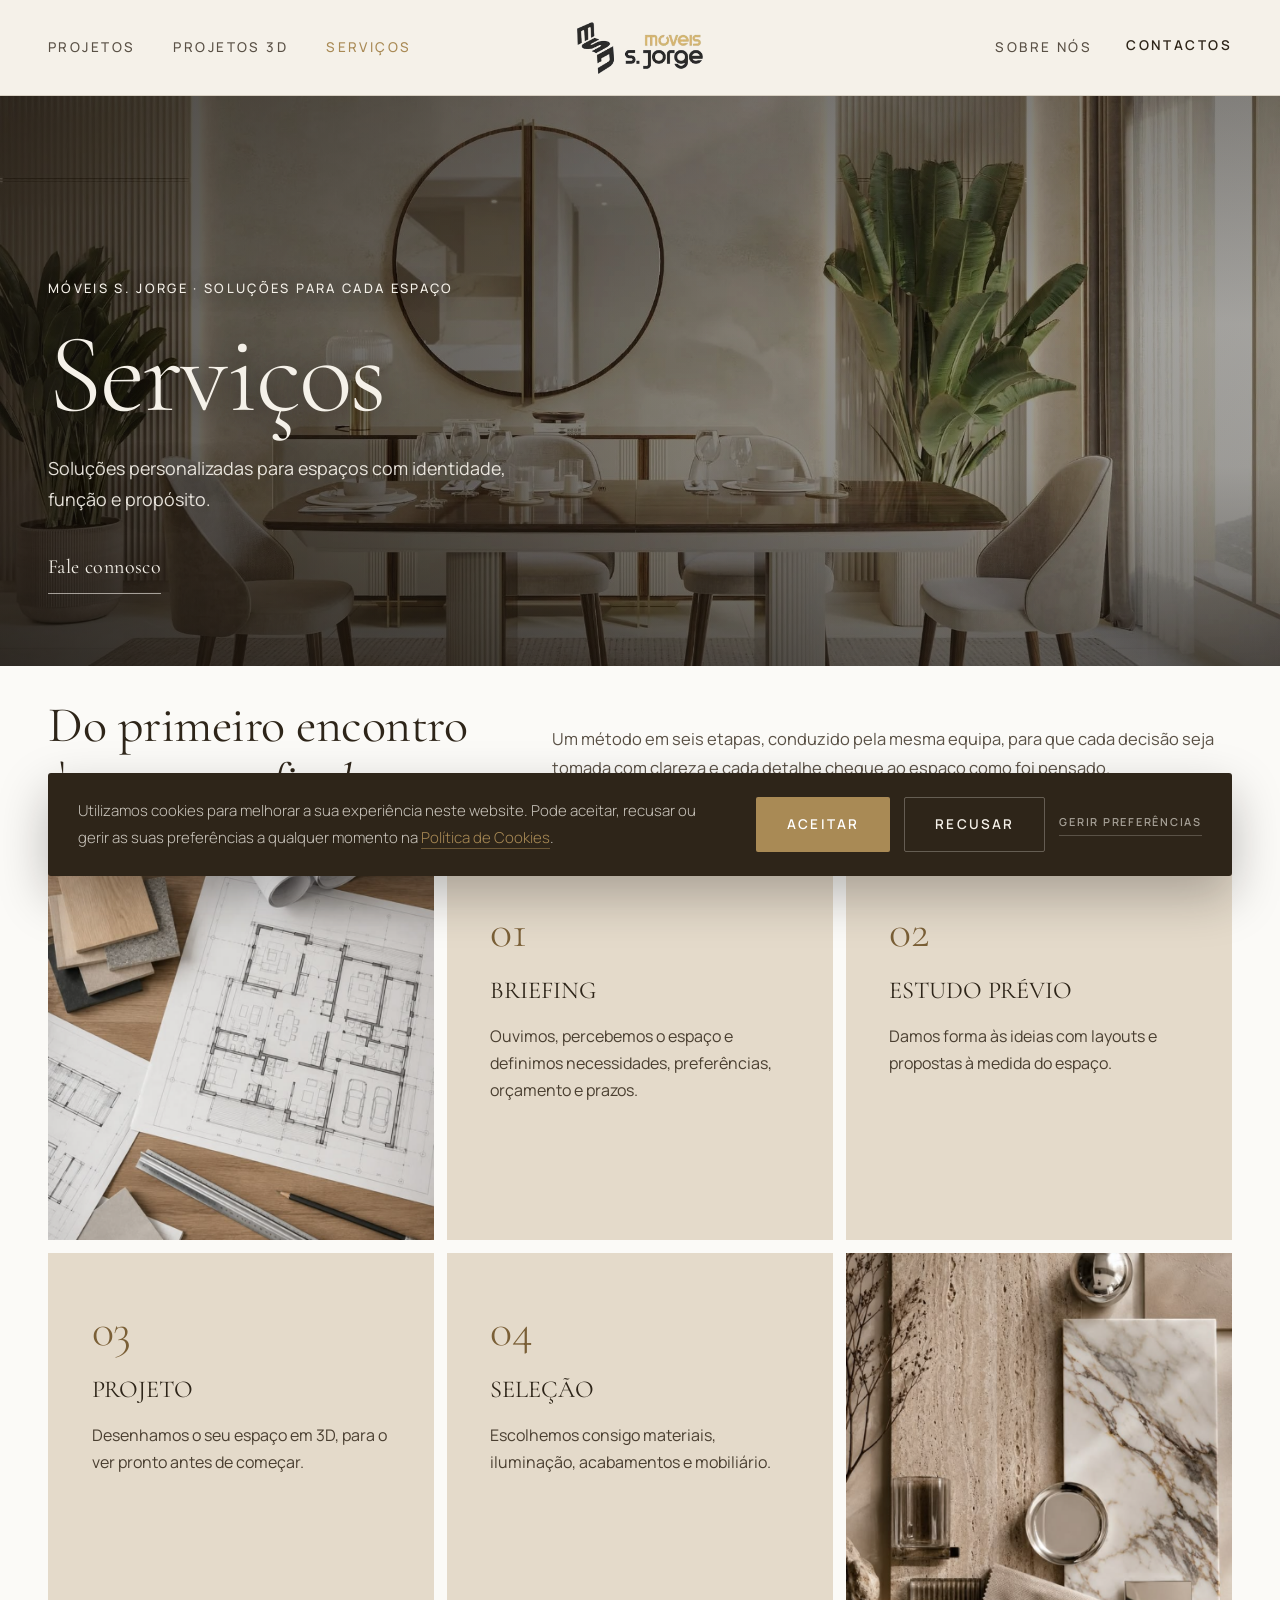
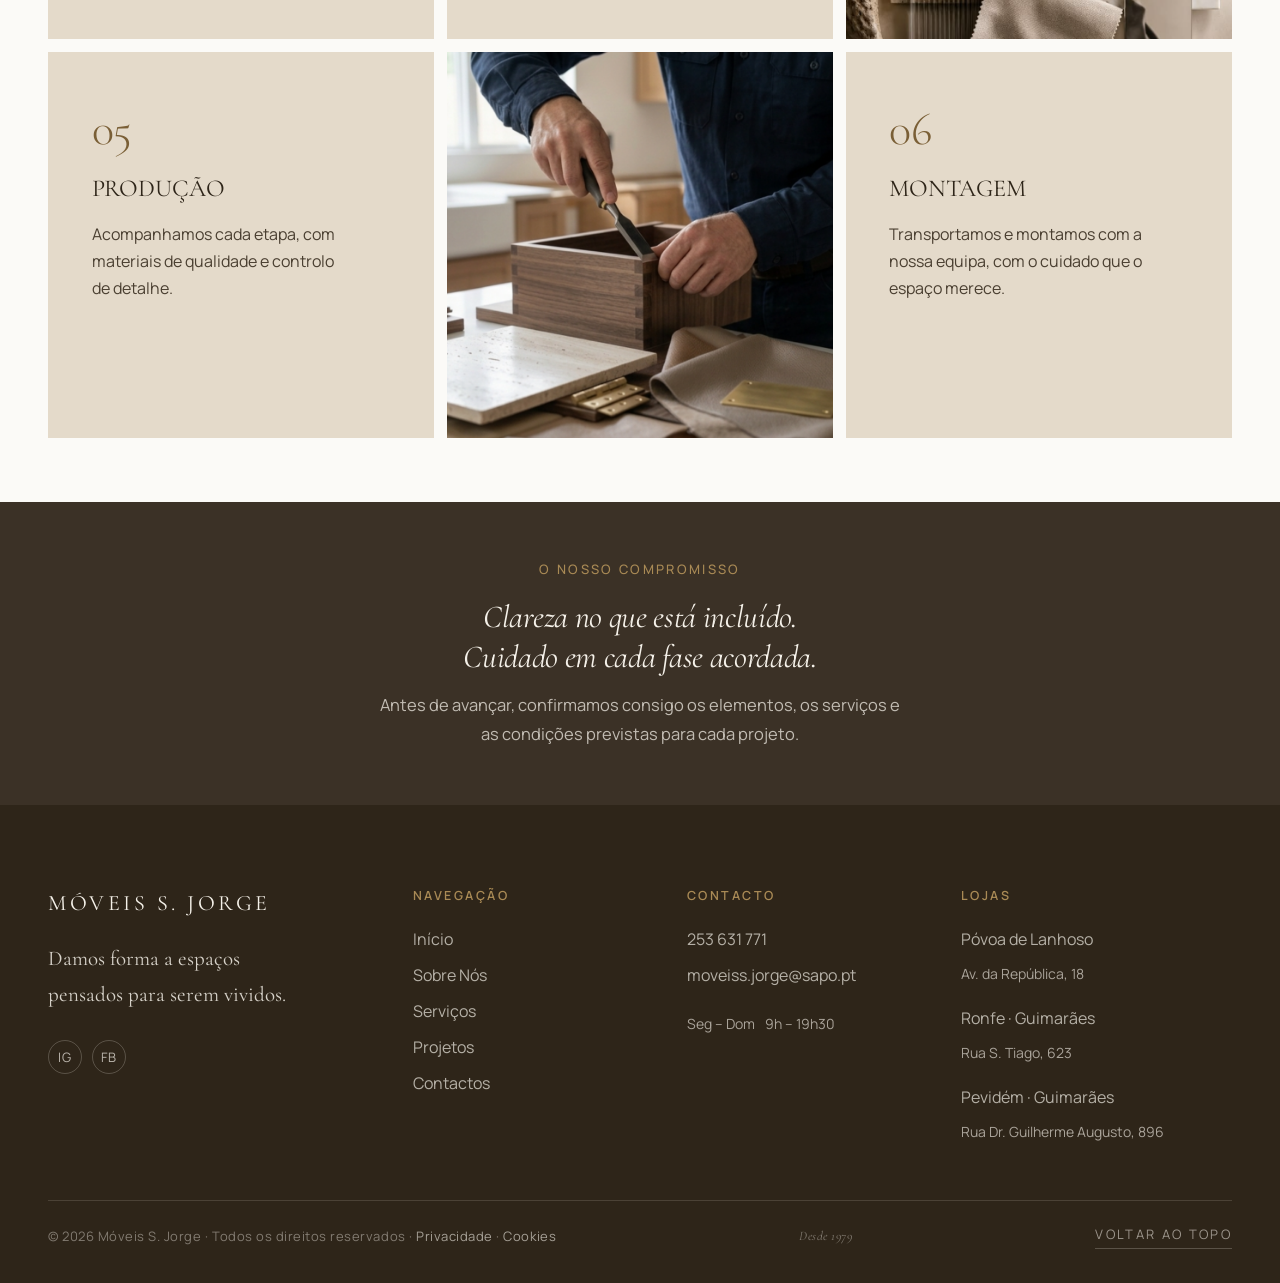
<file: servicos.html>
<!DOCTYPE html>
<html lang="pt-PT">
<head>
<meta charset="UTF-8">
<meta name="viewport" content="width=device-width, initial-scale=1.0">
<title>Serviços | Móveis S. Jorge</title>
<meta name="description" content="Mobiliário e cozinhas por medida, decoração, projeto e visualização 3D, e soluções para alojamentos e espaços profissionais. Conheça os serviços da Móveis S. Jorge.">
<link href="https://fonts.googleapis.com/css2?family=Cormorant+Garamond:ital,wght@0,300;0,400;0,500;0,600;1,300;1,400;1,500;1,600&family=Manrope:wght@300;400;500;600;700;800&display=swap" rel="stylesheet">
<link rel="stylesheet" href="css/style.css">
</head>
<body>

<nav class="nav" id="main-nav" role="navigation" aria-label="Navegação principal">
  <div class="nav-links">
    <a class="nav-link" href="projetos.html">Projetos</a>
    <a class="nav-link" href="projetos.html#propostas-3d">Projetos 3D</a>
    <a class="nav-link active" href="servicos.html">Serviços</a>
  </div>
  <a class="nav-logo" href="index.html">
    <img src="assets/img/logo-sjorge.png" alt="Móveis S. Jorge" class="logo-img">
  </a>
  <div class="nav-right">
    <a class="nav-right-link" href="sobre-nos.html">Sobre Nós</a>
    <a class="nav-cta" href="sobre-nos.html#lojas">Contactos</a>
    <button class="nav-toggle" id="nav-toggle" aria-expanded="false" aria-controls="nav-panel" aria-label="Abrir menu">
      <span></span><span></span><span></span>
    </button>
  </div>
</nav>

<div class="nav-panel" id="nav-panel" role="dialog" aria-modal="true" aria-label="Menu de navegação">
  <div class="nav-panel-links">
    <a class="nav-panel-link" href="index.html">Início</a>
    <a class="nav-panel-link" href="sobre-nos.html">Sobre Nós</a>
    <a class="nav-panel-link" href="servicos.html">Serviços</a>
    <a class="nav-panel-link" href="projetos.html">Projetos</a>
    <a class="nav-panel-link" href="projetos.html#propostas-3d">Projetos 3D</a>
    <a class="nav-panel-link" href="sobre-nos.html#lojas">Contactos</a>
  </div>
  <a class="btn btn-gold nav-panel-cta" href="sobre-nos.html#lojas">Pedir Orçamento</a>
</div>

<!-- HERO -->
<section class="hero hero--light hero--proj" aria-labelledby="hero-h1">
  <div class="hero-bg" aria-hidden="true"><img src="assets/servicos/capa-jantar.jpg" alt="" style="position:absolute;inset:0;width:100%;height:100%;object-fit:cover;object-position:50% 64%;display:block;filter:brightness(.86) saturate(.95)"></div>
  <div class="hero-ovl" aria-hidden="true" style="background:linear-gradient(90deg,rgba(24,19,14,.62) 0%,rgba(24,19,14,.44) 40%,rgba(24,19,14,.26) 75%,rgba(24,19,14,.22) 100%),linear-gradient(180deg,rgba(24,19,14,.3) 0%,rgba(24,19,14,.08) 40%,rgba(24,19,14,.12) 65%,rgba(24,19,14,.5) 100%)"></div>
  <div class="hero-c">
    <p class="hero-ey">Móveis S. Jorge · Soluções para cada espaço</p>
    <h1 class="hero-h1" id="hero-h1">Serviços</h1>
    <p class="hero-sub">Soluções personalizadas para espaços com identidade, função e propósito.</p>
    <div class="hero-btns">
      <a class="hero-lnk" href="sobre-nos.html#lojas">Fale connosco</a>
    </div>
  </div>
</section>

<!-- INTRO PROCESSO -->
<section class="pqi" aria-labelledby="pqi-h">
  <div class="container pqi-in fade-up">
    <h2 class="pqi-h" id="pqi-h">Do primeiro encontro <em>à montagem final.</em></h2>
    <p class="pqi-p">Um método em seis etapas, conduzido pela mesma equipa, para que cada decisão seja tomada com clareza e cada detalhe chegue ao espaço como foi pensado.</p>
  </div>
</section>

<!-- PROCESSO -->
<section class="pq pq--white" id="processo">
  <div class="container">
    
    <div class="pq-grid pq-grid--gap fade-up">
      <div class="pq-p"><img src="assets/processo/plantas.png" alt="" loading="lazy" style="width:100%;height:100%;object-fit:cover;display:block"></div>
      <div class="pq-t pq-t--stone"><span class="pq-n">01</span><h3 class="pq-name">Briefing</h3><p class="pq-d">Ouvimos, percebemos o espaço e definimos necessidades, preferências, orçamento e prazos.</p></div>
      <div class="pq-t pq-t--stone"><span class="pq-n">02</span><h3 class="pq-name">Estudo prévio</h3><p class="pq-d">Damos forma às ideias com layouts e propostas à medida do espaço.</p></div>
      <div class="pq-t pq-t--stone"><span class="pq-n">03</span><h3 class="pq-name">Projeto</h3><p class="pq-d">Desenhamos o seu espaço em 3D, para o ver pronto antes de começar.</p></div>
      <div class="pq-t pq-t--stone"><span class="pq-n">04</span><h3 class="pq-name">Seleção</h3><p class="pq-d">Escolhemos consigo materiais, iluminação, acabamentos e mobiliário.</p></div>
      <div class="pq-p"><img src="assets/processo/materiais.png" alt="" loading="lazy" style="width:100%;height:100%;object-fit:cover;display:block"></div>
      <div class="pq-t pq-t--stone"><span class="pq-n">05</span><h3 class="pq-name">Produção</h3><p class="pq-d">Acompanhamos cada etapa, com materiais de qualidade e controlo de detalhe.</p></div>
      <div class="pq-p"><img src="assets/processo/producao.png" alt="" loading="lazy" style="width:100%;height:100%;object-fit:cover;display:block"></div>
      <div class="pq-t pq-t--stone"><span class="pq-n">06</span><h3 class="pq-name">Montagem</h3><p class="pq-d">Transportamos e montamos com a nossa equipa, com o cuidado que o espaço merece.</p></div>
    </div>
  </div>
</section>

<!-- COMPROMISSO -->
<section class="section section--dark" style="padding:clamp(44px,4.4vw,68px) 0">
  <div class="container fade-up" style="display:flex;flex-direction:column;align-items:center;text-align:center">
    <div class="eyebrow eyebrow--onDark">O nosso compromisso</div>
    <h2 class="h-xl" style="font-size:clamp(24px,2.5vw,34px)!important;font-style:italic;line-height:1.25;margin-bottom:14px;text-wrap:balance">Clareza no que está incluído.<br>Cuidado em cada fase acordada.</h2>
    <p class="body-p" style="max-width:520px;margin:0 auto">Antes de avançar, confirmamos consigo os elementos, os serviços e as condições previstas para cada projeto.</p>
  </div>
</section>


<!-- FOOTER -->
<footer class="footer" role="contentinfo">
  <div class="footer-inner">
    <div class="footer-top">
      <div>
        <div class="footer-logo">Móveis S. Jorge</div>
        <div class="footer-tagline">Damos forma a espaços<br>pensados para serem vividos.</div>
        <div class="footer-social">
          <a class="footer-soc" href="https://www.instagram.com/moveiss.jorge" target="_blank" rel="noopener" aria-label="Instagram">ig</a>
          <a class="footer-soc" href="https://www.facebook.com/moveiss.jorge" target="_blank" rel="noopener" aria-label="Facebook">fb</a>
        </div>
      </div>
      <div class="fcol">
        <h5>Navegação</h5>
        <a href="index.html">Início</a>
        <a href="sobre-nos.html">Sobre Nós</a>
        <a href="servicos.html">Serviços</a>
        <a href="projetos.html">Projetos</a>
        <a href="sobre-nos.html#lojas">Contactos</a>
      </div>
      <div class="fcol">
        <h5>Contacto</h5>
        <a href="tel:253631771">253 631 771</a>
        <a href="mailto:moveiss.jorge@sapo.pt">moveiss.jorge@sapo.pt</a>
        <a style="margin-top:14px;font-size:11px;color:rgba(245,241,233,.3)">Seg – Dom &ensp;9h – 19h30</a>
      </div>
      <div class="fcol">
        <h5>Lojas</h5>
        <a href="sobre-nos.html#lojas">Póvoa de Lanhoso</a>
        <a style="font-size:11px;color:rgba(245,241,233,.25)">Av. da República, 18</a>
        <a href="sobre-nos.html#lojas" style="margin-top:10px">Ronfe · Guimarães</a>
        <a style="font-size:11px;color:rgba(245,241,233,.25)">Rua S. Tiago, 623</a>
        <a href="sobre-nos.html#lojas" style="margin-top:10px">Pevidém · Guimarães</a>
        <a style="font-size:11px;color:rgba(245,241,233,.25)">Rua Dr. Guilherme Augusto, 896</a>
      </div>
    </div>
    <div class="footer-div"></div>
    <div class="footer-bot">
      <p class="footer-cp">© 2026 Móveis S. Jorge · Todos os direitos reservados · <a href="politica-de-privacidade.html">Privacidade</a> · <a href="politica-de-cookies.html">Cookies</a></p>
      <p class="footer-ph">Desde 1979</p>
      <button class="footer-up" data-scroll-top aria-label="Voltar ao topo">Voltar ao topo</button>
    </div>
  </div>
</footer>

<div class="cookie" id="cookie-banner" role="dialog" aria-label="Preferências de cookies">
  <p class="cookie-txt">Utilizamos cookies para melhorar a sua experiência neste website. Pode aceitar, recusar ou gerir as suas preferências a qualquer momento na <a href="politica-de-cookies.html">Política de Cookies</a>.</p>
  <div class="cookie-btns">
    <button class="btn btn-gold" id="cookie-accept">Aceitar</button>
    <button class="btn btn-outline" id="cookie-reject" style="border-color:rgba(245,241,233,.28);color:var(--ivory)">Recusar</button>
    <button class="cookie-manage" id="cookie-manage">Gerir preferências</button>
  </div>
</div>

<script src="js/main.js"></script>

<template id="__bundler_thumbnail"><svg xmlns="http://www.w3.org/2000/svg" viewBox="0 0 100 100"><rect width="100" height="100" fill="#2E2519"/><text x="50" y="62" text-anchor="middle" font-family="Georgia,serif" font-size="34" fill="#F5F1E9">SJ</text></svg></template>
</body>
</html>
</file>
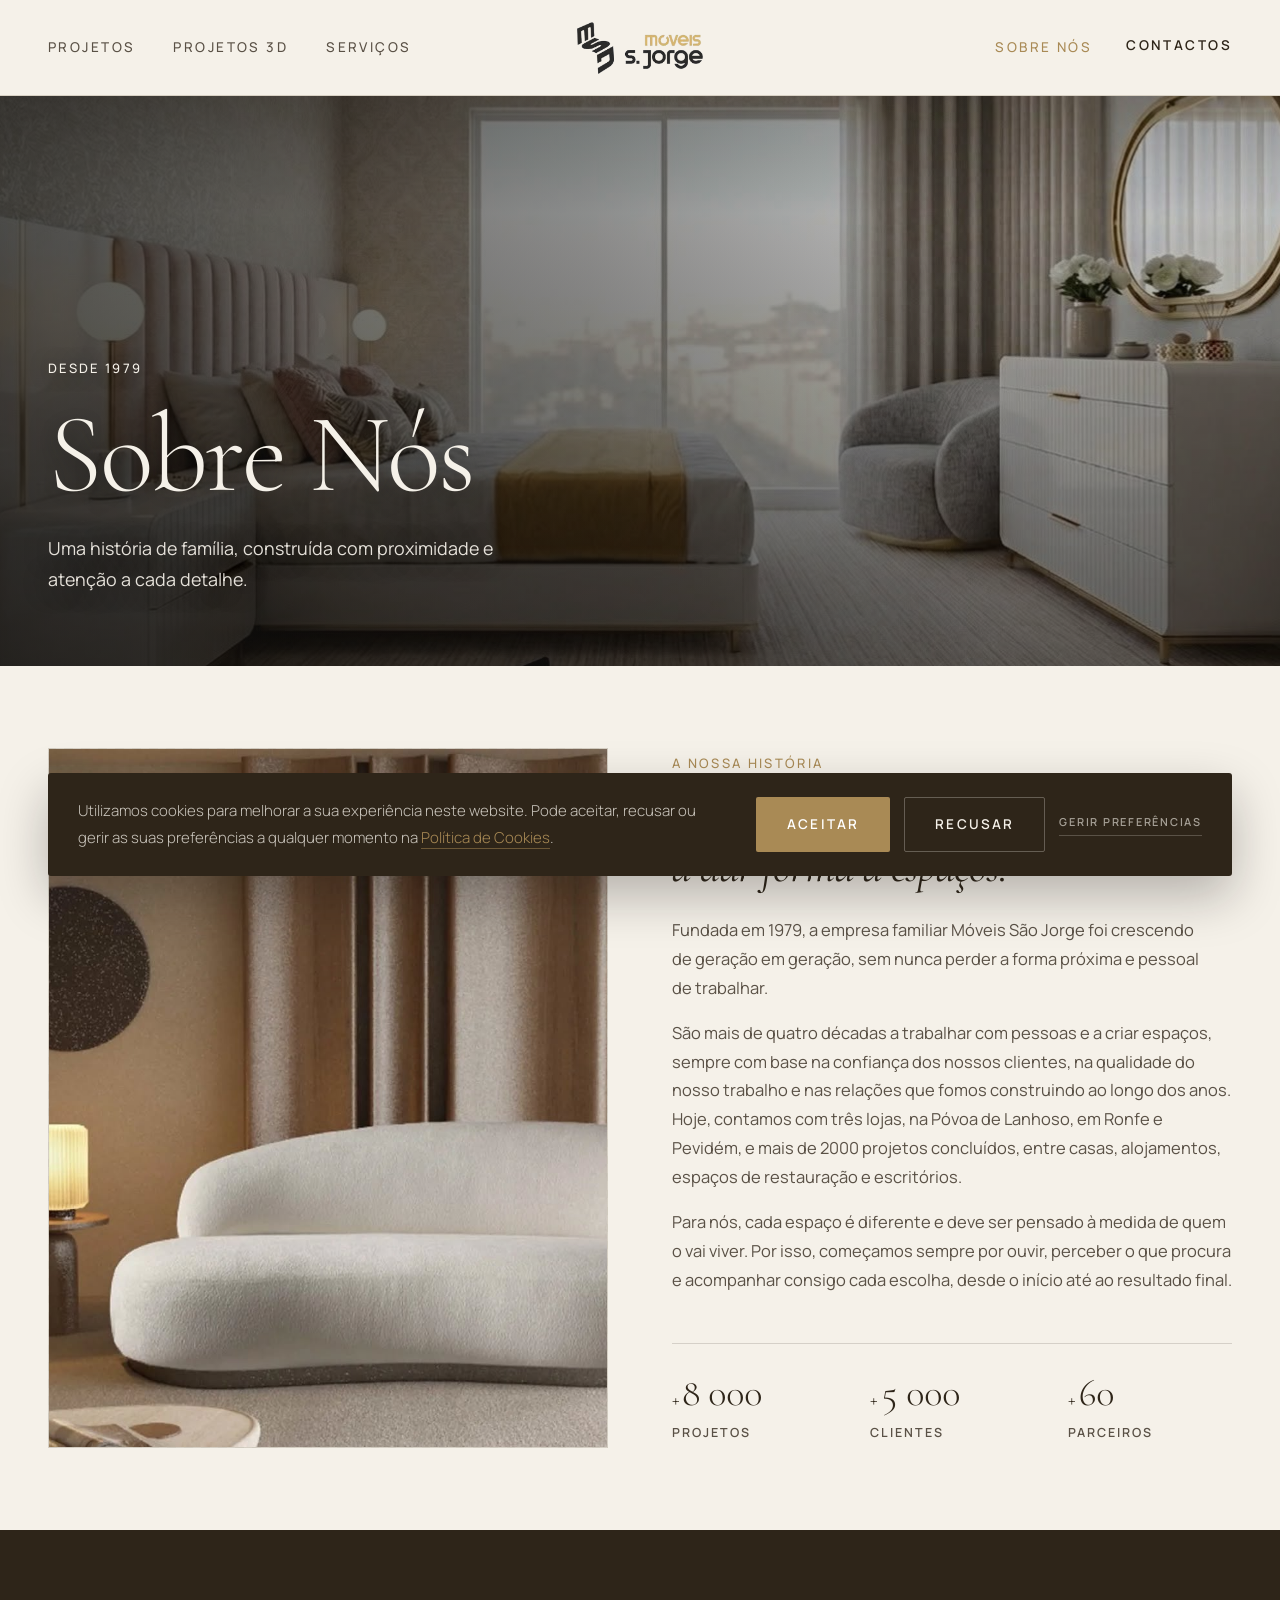
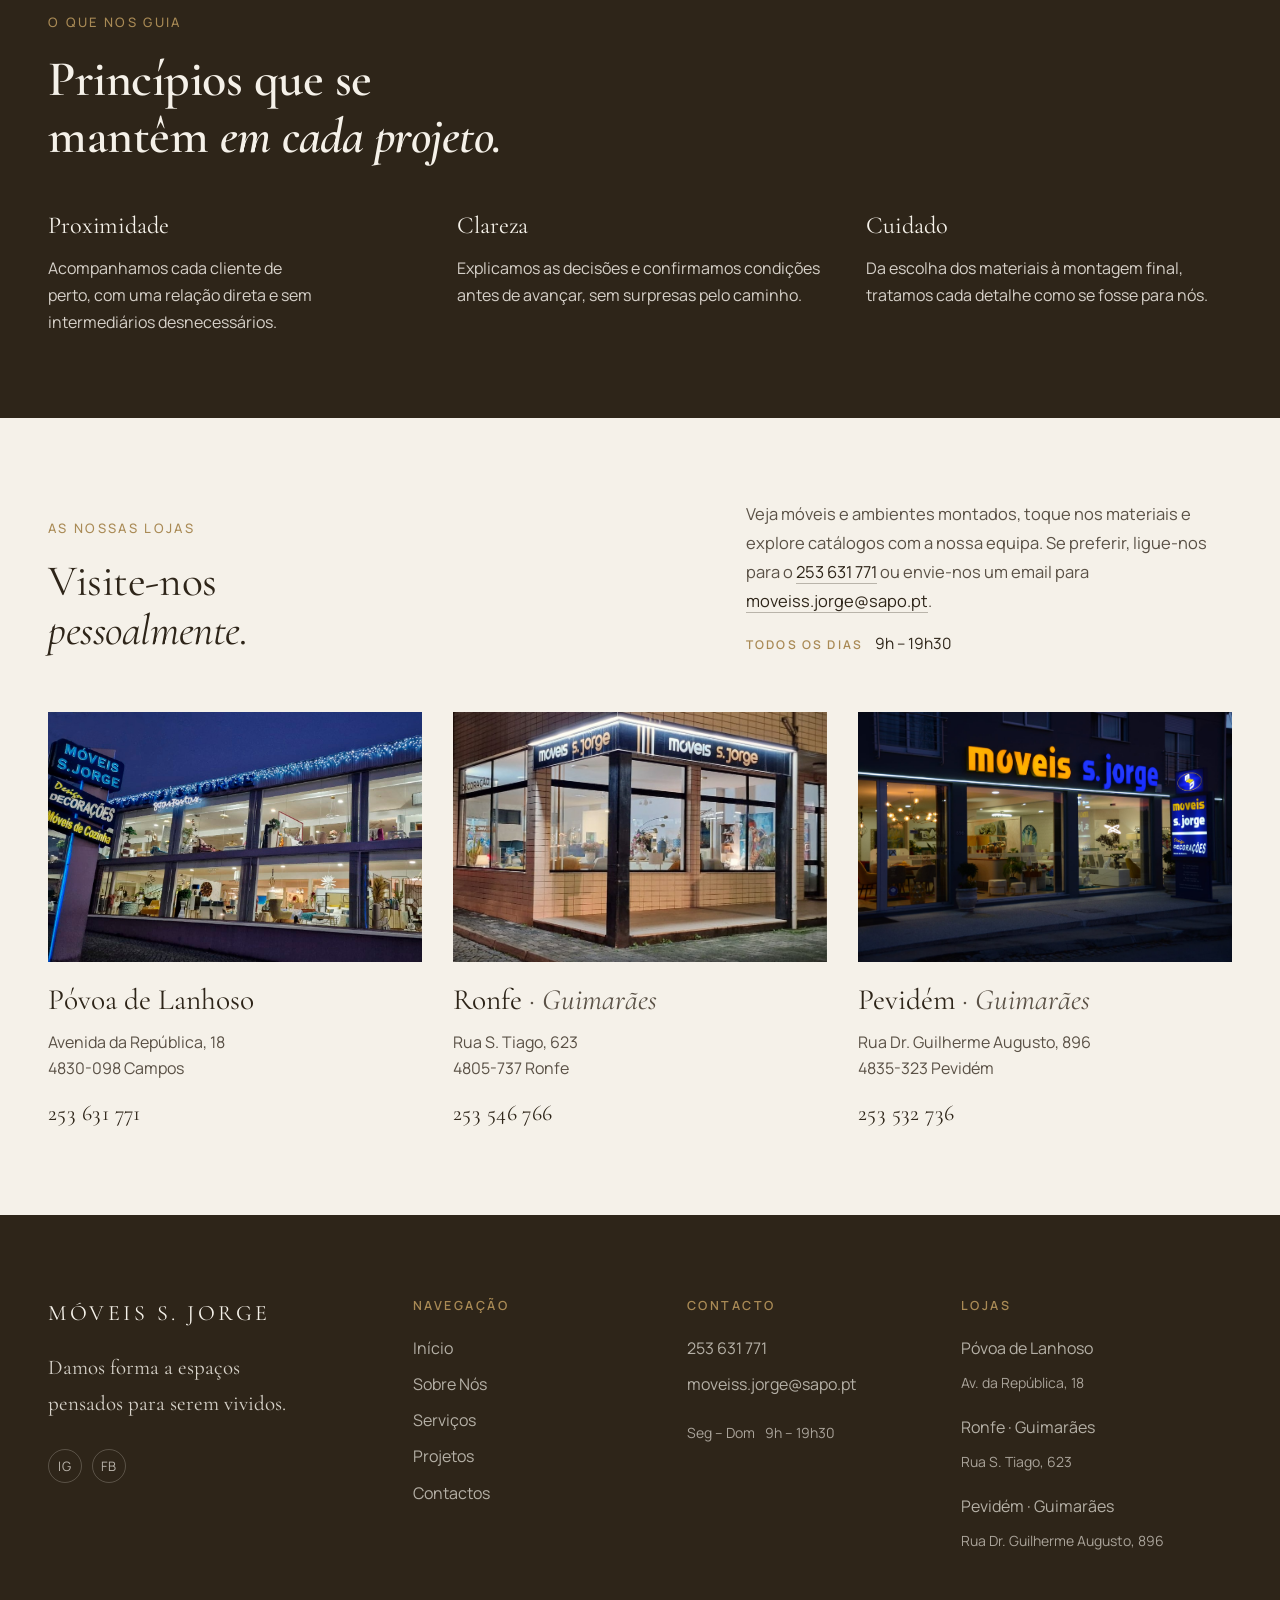
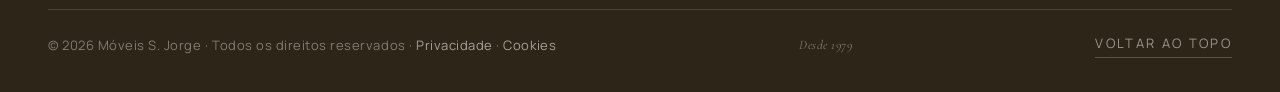
<file: sobre-nos.html>
<!DOCTYPE html>
<html lang="pt-PT">
<head>
<meta charset="UTF-8">
<meta name="viewport" content="width=device-width, initial-scale=1.0">
<title>Sobre Nós | Móveis S. Jorge</title>
<meta name="description" content="Desde 1979 a dar forma a espaços com identidade. Conheça a história e os valores da Móveis S. Jorge, uma empresa familiar em Guimarães.">
<link href="https://fonts.googleapis.com/css2?family=Cormorant+Garamond:ital,wght@0,300;0,400;0,500;0,600;1,300;1,400;1,500;1,600&family=Manrope:wght@300;400;500;600;700;800&display=swap" rel="stylesheet">
<link rel="stylesheet" href="css/style.css">
</head>
<body>

<nav class="nav" id="main-nav" role="navigation" aria-label="Navegação principal">
  <div class="nav-links">
    <a class="nav-link" href="projetos.html">Projetos</a>
    <a class="nav-link" href="projetos.html#propostas-3d">Projetos 3D</a>
    <a class="nav-link" href="servicos.html">Serviços</a>
  </div>
  <a class="nav-logo" href="index.html">
    <img src="assets/img/logo-sjorge.png" alt="Móveis S. Jorge" class="logo-img">
  </a>
  <div class="nav-right">
    <a class="nav-right-link active" href="sobre-nos.html">Sobre Nós</a>
    <a class="nav-cta" href="sobre-nos.html#lojas">Contactos</a>
    <button class="nav-toggle" id="nav-toggle" aria-expanded="false" aria-controls="nav-panel" aria-label="Abrir menu">
      <span></span><span></span><span></span>
    </button>
  </div>
</nav>

<div class="nav-panel" id="nav-panel" role="dialog" aria-modal="true" aria-label="Menu de navegação">
  <div class="nav-panel-links">
    <a class="nav-panel-link" href="index.html">Início</a>
    <a class="nav-panel-link active" href="sobre-nos.html">Sobre Nós</a>
    <a class="nav-panel-link" href="servicos.html">Serviços</a>
    <a class="nav-panel-link" href="projetos.html">Projetos</a>
    <a class="nav-panel-link" href="projetos.html#propostas-3d">Projetos 3D</a>
    <a class="nav-panel-link" href="sobre-nos.html#lojas">Contactos</a>
  </div>
  <a class="btn btn-gold nav-panel-cta" href="sobre-nos.html#lojas">Pedir Orçamento</a>
</div>

<!-- HERO -->
<section class="hero hero--light" aria-labelledby="hero-h1">
  <div class="hero-bg" aria-hidden="true"><img src="assets/sobre/capa-quarto.jpg" alt="" style="position:absolute;inset:0;width:100%;height:100%;object-fit:cover;object-position:50% 46%;display:block;filter:brightness(.88) saturate(.96)"></div>
  <div class="hero-ovl" aria-hidden="true"></div>
  <div class="hero-c">
    <p class="hero-ey">Desde 1979</p>
    <h1 class="hero-h1" id="hero-h1">Sobre Nós</h1>
    <p class="hero-sub">Uma história de família, construída com proximidade e atenção a cada detalhe.</p>

  </div>
</section>

<!-- HISTÓRIA -->
<section class="section section--ivory" id="historia">
  <div class="container grid-2" style="align-items:center">
    <div class="media fade-up" style="aspect-ratio:4/5">
      <img src="assets/sobre/historia.jpg" alt="Sofá curvo em tecido bouclé com mesa de apoio e candeeiro" loading="lazy" style="position:absolute;inset:0;width:100%;height:100%;object-fit:cover;display:block">
    </div>
    <div class="fade-up fade-up-delay1">
      <div class="eyebrow">A nossa história</div>
      <h2 class="h-xl" style="font-size:clamp(30px,4vw,44px);margin-bottom:24px">Mais de 45 anos<br><em>a dar forma a espaços.</em></h2>
      <p class="body-p" style="margin-bottom:16px">Fundada em 1979, a empresa familiar Móveis São Jorge foi crescendo de geração em geração, sem nunca perder a forma próxima e pessoal de trabalhar.</p>
      <p class="body-p" style="margin-bottom:16px">São mais de quatro décadas a trabalhar com pessoas e a criar espaços, sempre com base na confiança dos nossos clientes, na qualidade do nosso trabalho e nas relações que fomos construindo ao longo dos anos. Hoje, contamos com três lojas, na Póvoa de Lanhoso, em Ronfe e Pevidém, e mais de 2000 projetos concluídos, entre casas, alojamentos, espaços de restauração e escritórios.</p>
      <p class="body-p">Para nós, cada espaço é diferente e deve ser pensado à medida de quem o vai viver. Por isso, começamos sempre por ouvir, perceber o que procura e acompanhar consigo cada escolha, desde o início até ao resultado final.</p>

      <dl class="figs fade-up">
        <div class="figs-item">
          <dt class="figs-n"><span class="figs-plus">+</span>8 000</dt>
          <dd class="figs-l">Projetos</dd>
        </div>
        <div class="figs-item">
          <dt class="figs-n"><span class="figs-plus">+</span>5 000</dt>
          <dd class="figs-l">Clientes</dd>
        </div>
        <div class="figs-item">
          <dt class="figs-n"><span class="figs-plus">+</span>60</dt>
          <dd class="figs-l">Parceiros</dd>
        </div>
      </dl>
    </div>
  </div>
</section>

<!-- VALORES -->
<section class="gv gv--dark">
  <div class="container">
    <div class="gve-head fade-up">
      <p class="gv-ey gv-ey--onDark">O que nos guia</p>
      <h2 class="gv-h gv-h--onDark">Princípios que se mantêm <em>em cada projeto.</em></h2>
    </div>
    <div class="gve-cols fade-up fade-up-delay1">
      <div><h3 class="gve-t">Proximidade</h3><p class="gve-d">Acompanhamos cada cliente de perto, com uma relação direta e sem intermediários desnecessários.</p></div>
      <div><h3 class="gve-t">Clareza</h3><p class="gve-d">Explicamos as decisões e confirmamos condições antes de avançar, sem surpresas pelo caminho.</p></div>
      <div><h3 class="gve-t">Cuidado</h3><p class="gve-d">Da escolha dos materiais à montagem final, tratamos cada detalhe como se fosse para nós.</p></div>
    </div>
  </div>
</section>


<!-- LOJAS -->
<section class="section" id="lojas" style="background:var(--ivory);position:relative">
  <div class="container">
    <div class="lj-head fade-up">
      <div>
        <div class="eyebrow">As nossas lojas</div>
        <h2 class="h-xl" style="font-size:clamp(28px,3.4vw,44px)">Visite-nos<br><em>pessoalmente.</em></h2>
      </div>
      <div class="lj-intro" style="max-width:54ch">
        <p class="body-p">Veja móveis e ambientes montados, toque nos materiais e explore catálogos com a nossa equipa. Se preferir, ligue-nos para o <a href="tel:253631771" style="color:var(--brown);border-bottom:1px solid rgba(46,37,25,.3);white-space:nowrap">253 631 771</a> ou envie-nos um email para <a href="mailto:moveiss.jorge@sapo.pt" style="color:var(--brown);border-bottom:1px solid rgba(46,37,25,.3);white-space:nowrap">moveiss.jorge@sapo.pt</a>.</p>
        <p class="lj-hours"><span>Todos os dias</span>9h – 19h30</p>
      </div>
    </div>
    <div class="lj-grid fade-up">
      <article class="lj-card"><div class="lj-ph"><img src="assets/img/loja-povoa-lanhoso.jpg" alt="Fachada iluminada da loja de Póvoa de Lanhoso" loading="lazy" style="object-position:12% 50%"></div><h3 class="lj-city">Póvoa de Lanhoso</h3><p class="lj-addr">Avenida da República, 18<br>4830-098 Campos</p><a class="lj-tel" href="tel:253631771">253 631 771</a></article>
      <article class="lj-card"><div class="lj-ph"><img src="assets/img/loja-ronfe-v3.jpg" alt="Montras iluminadas da loja de Ronfe, Guimarães" loading="lazy"></div><h3 class="lj-city">Ronfe <em>· Guimarães</em></h3><p class="lj-addr">Rua S. Tiago, 623<br>4805-737 Ronfe</p><a class="lj-tel" href="tel:253546766">253 546 766</a></article>
      <article class="lj-card"><div class="lj-ph"><img src="assets/img/loja-pevidem.jpg" alt="Fachada da loja de Pevidém ao anoitecer" loading="lazy" style="object-position:50% 25%"></div><h3 class="lj-city">Pevidém <em>· Guimarães</em></h3><p class="lj-addr">Rua Dr. Guilherme Augusto, 896<br>4835-323 Pevidém</p><a class="lj-tel" href="tel:253532736">253 532 736</a></article>
    </div>
  </div>
</section>
<script src="js/sobre-nos.js"></script>

<!-- FOOTER -->
<footer class="footer" role="contentinfo">
  <div class="footer-inner">
    <div class="footer-top">
      <div>
        <div class="footer-logo">Móveis S. Jorge</div>
        <div class="footer-tagline">Damos forma a espaços<br>pensados para serem vividos.</div>
        <div class="footer-social">
          <a class="footer-soc" href="https://www.instagram.com/moveiss.jorge" target="_blank" rel="noopener" aria-label="Instagram">ig</a>
          <a class="footer-soc" href="https://www.facebook.com/moveiss.jorge" target="_blank" rel="noopener" aria-label="Facebook">fb</a>
        </div>
      </div>
      <div class="fcol">
        <h5>Navegação</h5>
        <a href="index.html">Início</a>
        <a href="sobre-nos.html">Sobre Nós</a>
        <a href="servicos.html">Serviços</a>
        <a href="projetos.html">Projetos</a>
        <a href="sobre-nos.html#lojas">Contactos</a>
      </div>
      <div class="fcol">
        <h5>Contacto</h5>
        <a href="tel:253631771">253 631 771</a>
        <a href="mailto:moveiss.jorge@sapo.pt">moveiss.jorge@sapo.pt</a>
        <a style="margin-top:14px;font-size:11px;color:rgba(245,241,233,.3)">Seg – Dom &ensp;9h – 19h30</a>
      </div>
      <div class="fcol">
        <h5>Lojas</h5>
        <a href="sobre-nos.html#lojas">Póvoa de Lanhoso</a>
        <a style="font-size:11px;color:rgba(245,241,233,.25)">Av. da República, 18</a>
        <a href="sobre-nos.html#lojas" style="margin-top:10px">Ronfe · Guimarães</a>
        <a style="font-size:11px;color:rgba(245,241,233,.25)">Rua S. Tiago, 623</a>
        <a href="sobre-nos.html#lojas" style="margin-top:10px">Pevidém · Guimarães</a>
        <a style="font-size:11px;color:rgba(245,241,233,.25)">Rua Dr. Guilherme Augusto, 896</a>
      </div>
    </div>
    <div class="footer-div"></div>
    <div class="footer-bot">
      <p class="footer-cp">© 2026 Móveis S. Jorge · Todos os direitos reservados · <a href="politica-de-privacidade.html">Privacidade</a> · <a href="politica-de-cookies.html">Cookies</a></p>
      <p class="footer-ph">Desde 1979</p>
      <button class="footer-up" data-scroll-top aria-label="Voltar ao topo">Voltar ao topo</button>
    </div>
  </div>
</footer>

<div class="cookie" id="cookie-banner" role="dialog" aria-label="Preferências de cookies">
  <p class="cookie-txt">Utilizamos cookies para melhorar a sua experiência neste website. Pode aceitar, recusar ou gerir as suas preferências a qualquer momento na <a href="politica-de-cookies.html">Política de Cookies</a>.</p>
  <div class="cookie-btns">
    <button class="btn btn-gold" id="cookie-accept">Aceitar</button>
    <button class="btn btn-outline" id="cookie-reject" style="border-color:rgba(245,241,233,.28);color:var(--ivory)">Recusar</button>
    <button class="cookie-manage" id="cookie-manage">Gerir preferências</button>
  </div>
</div>
<script src="js/main.js"></script>
<template id="__bundler_thumbnail"><svg xmlns="http://www.w3.org/2000/svg" viewBox="0 0 100 100"><rect width="100" height="100" fill="#2E2519"/><text x="50" y="62" text-anchor="middle" font-family="Georgia,serif" font-size="34" fill="#F5F1E9">SJ</text></svg></template>
</body>
</html>
</file>
<file: css/style.css>
/* ============================================================
   Móveis S. Jorge — Folha de estilos global
   1. Tokens · 2. Base · 3. Utilitários · 4. Navegação
   5. Hero · 6. Blocos de conteúdo · 7. Formulário
   8. Galeria · 9. Legal · 10. Footer + Cookies · 11. Responsivo
   ============================================================ */

/* ---------- 1. TOKENS ---------- */
:root{
  --sr:"Cormorant Garamond",Georgia,serif;
  --ss:"Manrope","Helvetica Neue",Helvetica,Arial,sans-serif;

  --white:#FBFAF7;
  --ivory:#F5F1E9;
  --stone:#E7E1D6;
  --brown:#2E2519;
  --dark:#3B3126;
  --black:#111010;
  --gold:#A98A55;
  --tx1:#2E2519;
  --tx2:#6E6458;
  --line:#D9D2C5;

  --max:1560px;
  --pad:48px;
  --nav-h:96px;
  --sec-v:110px;
  --sec-v-sm:84px;

  --ease:cubic-bezier(.4,0,.2,1);
}

/* ---------- 2. BASE ---------- */
*,*::before,*::after{box-sizing:border-box}
html{-webkit-text-size-adjust:100%;scroll-behavior:smooth;scroll-padding-top:calc(var(--nav-h) + 20px)}
body{
  margin:0;background:var(--ivory);color:var(--tx1);
  font-family:var(--ss);font-size:15px;font-weight:300;line-height:1.7;
  text-wrap:pretty;-webkit-font-smoothing:antialiased;overflow-x:hidden;
}
img,video{max-width:100%;display:block}
h1,h2,h3,h4,h5,p,dl,dd,dt,figure{margin:0}
a{color:var(--brown);text-decoration:none;transition:color .25s var(--ease)}
a:hover{color:var(--gold)}
button{font:inherit;color:inherit;background:none;border:0;padding:0;cursor:pointer}
:focus-visible{outline:2px solid var(--gold);outline-offset:3px}
::selection{background:rgba(169,138,85,.22)}
body.is-locked{overflow:hidden}

/* ---------- 3. UTILITÁRIOS ---------- */
.container{max-width:var(--max);margin:0 auto;padding:0 var(--pad)}
.section{padding:var(--sec-v) 0}
.section--sm{padding:var(--sec-v-sm) 0}
.section--ivory{background:var(--ivory)}
.section--stone{background:var(--ivory)}
.section--dark{background:var(--dark);color:var(--ivory)}
.section--black{background:var(--black);color:var(--ivory)}
.grid-2{display:grid;grid-template-columns:1fr 1fr;gap:64px}

.eyebrow{
  display:flex;align-items:center;gap:8px;
  font-size:11px;font-weight:500;letter-spacing:.2em;text-transform:uppercase;
  color:var(--gold);margin-bottom:18px;
}
.eyebrow--onDark{color:rgba(169,138,85,.95)}

.h-xl{
  font-family:var(--sr);font-weight:400;line-height:1.14;letter-spacing:-.01em;
  font-size:clamp(38px,5.6vw,68px);color:inherit;
}
.h-xl em{font-style:italic}
.section--dark .h-xl,.section--black .h-xl{color:var(--ivory)}
.body-p{font-size:13.5px;font-weight:300;line-height:1.85;color:var(--tx2)}
.section--dark .body-p,.section--black .body-p{color:rgba(245,241,233,.72)}
.num-ghost{font-family:var(--sr);font-weight:400;letter-spacing:.14em;text-transform:uppercase;color:var(--gold)}

/* Botões */
.btn{
  display:inline-flex;align-items:center;gap:10px;
  padding:15px 30px;border:1px solid transparent;border-radius:2px;
  font-size:11px;font-weight:600;letter-spacing:.16em;text-transform:uppercase;
  cursor:pointer;transition:background .3s var(--ease),color .3s var(--ease),border-color .3s var(--ease);
}
.btn-gold{background:var(--gold);color:#fff}
.btn-gold:hover{background:#8E7344;color:#fff}
.btn-dark{background:var(--brown);color:var(--ivory)}
.btn-dark:hover{background:#000;color:var(--ivory)}
.btn-outline{border-color:var(--line);color:var(--brown);background:transparent}
.btn-outline:hover{border-color:var(--gold);color:var(--gold)}

.link{
  display:inline-block;font-size:11px;font-weight:600;letter-spacing:.16em;text-transform:uppercase;
  color:var(--brown);border-bottom:1px solid var(--line);padding-bottom:4px;cursor:pointer;
  transition:color .25s var(--ease),border-color .25s var(--ease);
}
.link:hover{color:var(--gold);border-color:var(--gold)}
.link-quiet{
  font-size:11px;font-weight:500;letter-spacing:.18em;text-transform:uppercase;
  color:rgba(245,241,233,.8);border-bottom:1px solid rgba(245,241,233,.3);padding-bottom:4px;
}
.link-quiet:hover{color:#fff;border-color:#fff}

/* Placeholders de imagem */
.media{
  position:relative;overflow:hidden;background:
    repeating-linear-gradient(135deg,rgba(46,37,25,.055) 0 6px,rgba(46,37,25,.02) 6px 12px),
    var(--stone);
  border:1px solid rgba(46,37,25,.07);
}
.ph{
  position:absolute;inset:0;display:flex;align-items:center;justify-content:center;
  padding:18px;text-align:center;
  font-family:ui-monospace,SFMono-Regular,Menlo,monospace;
  font-size:10px;line-height:1.7;letter-spacing:.06em;text-transform:uppercase;
  color:rgba(46,37,25,.5);
}
.ph--onDark{color:rgba(245,241,233,.62)}

/* Revelação ao scroll */
.fade-up{opacity:0;transform:translateY(26px);transition:opacity .9s var(--ease),transform .9s var(--ease)}
.fade-up.is-in{opacity:1;transform:none}
.fade-up-delay1{transition-delay:.12s}
.fade-up-delay2{transition-delay:.24s}
@media(prefers-reduced-motion:reduce){
  .fade-up{opacity:1;transform:none;transition:none}
  html{scroll-behavior:auto}
}

/* ---------- 4. NAVEGAÇÃO ---------- */
.nav{
  position:fixed;top:0;left:0;right:0;z-index:70;height:var(--nav-h);
  display:grid;grid-template-columns:1fr auto 1fr;align-items:center;
  padding:0 var(--pad);background:var(--ivory);
  border-bottom:1px solid var(--line);
  transition:background .4s var(--ease),border-color .4s var(--ease),height .4s var(--ease);
}
.nav.hero-top{background:transparent;border-color:transparent}
.nav.is-scrolled{background:rgba(245,241,233,.95);backdrop-filter:blur(12px);border-color:var(--line);height:76px}
.nav-links{display:flex;gap:38px}
.nav-link,.nav-right-link{
  font-size:12.5px;font-weight:500;letter-spacing:.18em;text-transform:uppercase;
  color:var(--tx2);white-space:nowrap;
}
.nav-link.active{color:var(--gold)}
.nav-logo{display:flex;align-items:center;line-height:1;justify-self:center}
.logo-img{display:block;height:52px;width:auto;transition:height .4s var(--ease),filter .4s var(--ease)}
.nav.is-scrolled .logo-img{height:40px}
.nav.hero-top:not(.is-scrolled) .logo-img{filter:brightness(0) invert(1)}
.logo-small{font-family:var(--sr);font-size:10px;letter-spacing:.4em;text-transform:uppercase;color:var(--tx2)}
.logo-main{font-family:var(--sr);font-size:22px;letter-spacing:.22em;text-transform:uppercase;color:var(--brown);margin-top:5px}
.nav-right{display:flex;align-items:center;gap:34px;justify-self:end}
.nav-cta{
  font-size:12.5px;font-weight:600;letter-spacing:.18em;text-transform:uppercase;
  color:var(--brown);border-bottom:1px solid transparent;padding-bottom:3px;
  transition:color .25s var(--ease),border-color .25s var(--ease);
}
.nav-cta:hover{border-color:var(--gold)}
.nav-cta.active{color:var(--gold);border-color:var(--gold)}
.nav-right-link.active{color:var(--gold)}
.nav-panel-link.active{color:var(--gold)}
.nav.hero-top:not(.is-scrolled) .nav-link,
.nav.hero-top:not(.is-scrolled) .nav-right-link,
.nav.hero-top:not(.is-scrolled) .logo-small{color:rgba(245,241,233,.82)}
.nav.hero-top:not(.is-scrolled) .logo-main,
.nav.hero-top:not(.is-scrolled) .nav-cta{color:var(--ivory)}
.nav.hero-top:not(.is-scrolled) .nav-toggle span{background:var(--ivory)}

.nav-toggle{display:none;width:26px;height:14px;position:relative}
.nav-toggle span{position:absolute;left:0;right:0;height:1.5px;background:var(--brown);transition:transform .35s var(--ease),opacity .25s var(--ease)}
.nav-toggle span:nth-child(1){top:0}
.nav-toggle span:nth-child(2){top:6px}
.nav-toggle span:nth-child(3){top:12px}
.nav-toggle.is-open span:nth-child(1){transform:translateY(6px) rotate(45deg)}
.nav-toggle.is-open span:nth-child(2){opacity:0}
.nav-toggle.is-open span:nth-child(3){transform:translateY(-6px) rotate(-45deg)}

.nav-panel{
  position:fixed;inset:0;z-index:65;background:var(--brown);
  display:flex;flex-direction:column;justify-content:center;align-items:flex-start;
  gap:16px;padding:120px var(--pad) 60px;
  opacity:0;visibility:hidden;transform:translateY(-12px);
  transition:opacity .4s var(--ease),transform .4s var(--ease),visibility .4s;
}
.nav-panel.is-open{opacity:1;visibility:visible;transform:none}
.nav-panel-links{display:flex;flex-direction:column;gap:14px}
.nav-panel-link{font-family:var(--sr);font-size:clamp(24px,5vw,34px);line-height:1.2;color:var(--ivory);letter-spacing:.01em}
.nav-panel-link:hover{color:var(--gold)}
.nav-panel-cta{margin-top:34px}

/* ---------- 5. HERO ---------- */
.hero{
  position:relative;min-height:74vh;display:flex;align-items:flex-end;
  padding:calc(var(--nav-h) + 60px) var(--pad) 72px;overflow:hidden;background:var(--brown);
}
.hero-bg{position:absolute;inset:0;background:
  repeating-linear-gradient(135deg,rgba(255,255,255,.04) 0 8px,rgba(0,0,0,.03) 8px 16px),
  var(--brown);}
.hero-video-wrap{position:absolute;inset:0;background:
  repeating-linear-gradient(135deg,rgba(255,255,255,.04) 0 8px,rgba(0,0,0,.03) 8px 16px),
  var(--brown);}
.hero-video-wrap video,.hero-video-wrap img{width:100%;height:100%;object-fit:cover;display:block}
.hero-ovl{position:absolute;inset:0;background:linear-gradient(180deg,rgba(17,16,14,.2) 0%,rgba(17,16,14,.62) 100%)}
.hero > .ph{z-index:1;inset:auto var(--pad) 24px auto;padding:0;text-align:right;color:rgba(245,241,233,.32)}
.hero-c{position:relative;z-index:2;max-width:var(--max);margin:0 auto;width:100%}
.hero-ey{font-size:11px;font-weight:500;letter-spacing:.24em;text-transform:uppercase;color:rgba(245,241,233,.7);margin-bottom:20px}
.hero-h1{font-family:var(--sr);font-weight:300;font-size:clamp(48px,9vw,112px);line-height:1;letter-spacing:-.02em;color:var(--ivory)}
.hero-headline{
  font-family:var(--sr);font-weight:600;font-size:clamp(40px,6.6vw,86px);
  line-height:.94;letter-spacing:-.005em;color:var(--ivory);
  text-transform:uppercase;
}
.hero-headline em{font-style:italic;font-weight:600}
.hero-sub{font-size:15px;font-weight:300;line-height:1.8;color:rgba(245,241,233,.78);max-width:460px;margin-top:22px}
.hero-lede{font-size:18.5px;font-weight:300;line-height:1.85;color:rgba(245,241,233,.76);max-width:440px;margin-top:26px}
.hero-quiet{
  display:inline-block;font-size:10.5px;font-weight:500;letter-spacing:.24em;text-transform:uppercase;
  color:rgba(245,241,233,.86);padding-bottom:6px;
  background-image:linear-gradient(rgba(245,241,233,.9),rgba(245,241,233,.9));
  background-repeat:no-repeat;background-position:0 100%;background-size:100% 1px;
  transition:background-size .55s var(--ease),color .3s var(--ease);
}
.hero-quiet:hover{color:#fff;background-size:28% 1px}
.hero-btns,.hero-cta-bar{display:flex;flex-wrap:wrap;align-items:center;gap:28px;margin-top:36px}
.hero-btn-dark{
  display:inline-flex;align-items:center;padding:16px 34px;border-radius:2px;
  background:rgba(17,16,14,.55);border:1px solid rgba(245,241,233,.35);color:var(--ivory);
  font-size:11px;font-weight:600;letter-spacing:.18em;text-transform:uppercase;
  transition:background .3s var(--ease),color .3s var(--ease);
}
.hero-btn-dark:hover{background:var(--ivory);color:var(--brown)}

/* ---------- 5b. CAPA ---------- */
.hero-headline span,.hero-headline em{display:block}
.cv-ey{font-size:10px;font-weight:500;letter-spacing:.34em;text-transform:uppercase;color:rgba(245,241,233,.78)}
.cv-rule{width:52px;height:1px;background:rgba(245,241,233,.55)}
.hero--light .hero-ovl{background:
  linear-gradient(90deg,rgba(17,16,14,.62) 0%,rgba(17,16,14,.3) 46%,rgba(17,16,14,0) 78%),
  linear-gradient(180deg,rgba(17,16,14,.44) 0%,rgba(17,16,14,.14) 32%,rgba(17,16,14,.5) 100%)}
.hero--light .hero-ey{color:var(--ivory);text-shadow:0 1px 18px rgba(17,16,14,.5)}
.hero--light .hero-h1,.hero--light .hero-sub{color:var(--ivory);text-shadow:0 2px 26px rgba(17,16,14,.55)}
.hero[data-cover="2"]{align-items:center;text-align:center}
.hero[data-cover="2"] .hero-ovl{background:linear-gradient(180deg,rgba(17,16,14,.3) 0%,rgba(17,16,14,.42) 100%)}
.hero[data-cover="2"] .cv-panel{max-width:880px;margin:0 auto}
.hero[data-cover="2"] .cv-rule{margin:24px auto 30px}
.hero[data-cover="2"] .hero-headline{
  font-size:clamp(32px,4.8vw,62px);font-weight:300;line-height:1.1;letter-spacing:.02em;
}
.hero[data-cover="2"] .hero-headline em{letter-spacing:.01em}
.hero[data-cover="2"] .hero-lede{max-width:520px;margin:30px auto 0}
.hero[data-cover="2"] .hero-cta-bar{justify-content:center}

/* ---------- 6. BLOCOS DE CONTEÚDO ---------- */
/* Barra de estatísticas */
.stats-bar{background:var(--ivory);color:var(--brown);padding:34px var(--pad);border-top:1px solid var(--brown);border-bottom:1px solid var(--brown)}
.stats-inner{max-width:var(--max);margin:0 auto;display:grid;grid-template-columns:repeat(3,minmax(0,1fr))}
.stats-item{padding:0 40px;display:flex;justify-content:center;opacity:0;transform:translateY(18px);transition:opacity 1s var(--ease),transform 1s var(--ease)}
.stats-item:nth-child(2){border-left:1px solid var(--brown);border-right:1px solid var(--brown);transition-delay:.14s}
.stats-item:nth-child(3){transition-delay:.28s}
.stats-bar.is-in .stats-item{opacity:1;transform:none}
.stats-num{display:flex;flex-direction:row;align-items:baseline;gap:16px;text-align:left;color:var(--brown)}
.stats-fig{
  font-family:var(--sr);font-size:clamp(38px,4vw,54px);font-weight:300;line-height:1;
  letter-spacing:-.035em;color:var(--brown);font-variant-numeric:tabular-nums;
}
.stats-plus{font-size:.52em;line-height:1;margin-left:.04em;letter-spacing:0;color:var(--brown)}
.stats-rule{display:none}
.stats-lbl{font-size:10px;font-weight:600;letter-spacing:.26em;text-transform:uppercase;color:var(--tx2);max-width:120px;line-height:1.6}

/* Introdução à marca (editorial — imagem e texto lado a lado) */
.intro{background:var(--ivory);padding:110px 0}
.intro-grid{
  max-width:var(--max);margin:0 auto;padding:0 var(--pad);
  display:grid;grid-template-columns:1.15fr 1fr;gap:80px;align-items:center;
}
.intro-media{aspect-ratio:1/1;width:calc(100% + var(--pad));margin-left:calc(-1 * var(--pad));border:0}
.intro-card{background:transparent;padding:0;margin:0;box-shadow:none;max-width:440px}
.intro-ey{font-size:10px;font-weight:500;letter-spacing:.32em;text-transform:uppercase;color:var(--gold);margin-bottom:26px}
.intro-h{font-family:var(--sr);font-size:clamp(32px,3.9vw,54px);font-weight:400;line-height:1.2;letter-spacing:-.012em;color:var(--brown);margin-bottom:26px}
.intro-h em{font-style:italic}
.intro-p{font-size:13.5px;font-weight:300;line-height:1.95;color:var(--tx2);margin-bottom:20px}
.intro-p:last-of-type{margin-bottom:36px}
.intro-link{
  display:inline-block;font-size:10.5px;font-weight:500;letter-spacing:.24em;text-transform:uppercase;
  color:var(--tx2);padding-bottom:6px;background-image:linear-gradient(var(--gold),var(--gold));
  background-repeat:no-repeat;background-position:0 100%;background-size:100% 1px;
  transition:color .3s var(--ease),background-size .55s var(--ease);
}
.intro-link:hover{color:var(--brown);background-size:28% 1px}

/* Candeeiro que acende ao scroll */
.lamp-scene img{filter:brightness(.74) saturate(.82) contrast(1.02);transition:filter 2.2s cubic-bezier(.22,1,.36,1)}
.lamp-scene.is-lit img{filter:brightness(1) saturate(1) contrast(1)}
.lamp-glow{
  position:absolute;left:52%;top:20%;width:72%;aspect-ratio:1/1;transform:translate(-50%,-50%);
  pointer-events:none;mix-blend-mode:screen;opacity:0;
  background:radial-gradient(circle,rgba(255,220,164,.62) 0%,rgba(255,203,132,.3) 34%,rgba(255,196,124,.1) 56%,transparent 72%);
}
.lamp-scene.is-lit .lamp-glow{animation:lampOn 2.4s cubic-bezier(.22,1,.36,1) forwards}
.lamp-halo{
  position:absolute;left:52%;top:20%;width:34%;aspect-ratio:2/1;transform:translate(-50%,-50%);
  pointer-events:none;mix-blend-mode:screen;opacity:0;
  background:radial-gradient(ellipse,rgba(255,242,214,.85) 0%,rgba(255,226,175,.35) 45%,transparent 72%);
  filter:blur(6px);
}
.lamp-scene.is-lit .lamp-halo{animation:lampOn 2.4s cubic-bezier(.22,1,.36,1) .05s forwards}
@keyframes lampOn{
  0%{opacity:0}
  10%{opacity:.75}
  16%{opacity:.08}
  26%{opacity:.9}
  34%{opacity:.25}
  100%{opacity:1}
}
@media (prefers-reduced-motion:reduce){
  .lamp-scene img{filter:none;transition:none}
  .lamp-scene .lamp-glow,.lamp-scene .lamp-halo{animation:none;opacity:1}
}

/* ===== PROCESSO — grelha com foto à esquerda ===== */
.pz{padding:clamp(56px,6.5vw,104px) 0}
.pz--stone{background:var(--stone)}
.pz--ivory{background:var(--ivory)}
.pz-ey{font-size:10.5px;font-weight:600;letter-spacing:.38em;text-transform:uppercase;color:#8A6E3F;margin-bottom:18px}
.pz-h{font-family:var(--sr);font-size:clamp(28px,3.4vw,44px);font-weight:300;line-height:1.08;letter-spacing:-.025em;color:var(--brown);margin-bottom:clamp(28px,3vw,44px)}
.pz-h em{font-style:italic}
.pz-grid{display:grid;grid-template-columns:0.82fr 1fr;gap:clamp(36px,5vw,84px);align-items:start}
.pz-photo{position:relative;overflow:hidden;background:var(--stone);aspect-ratio:4/5}
.pz-photo img{position:absolute;inset:0;width:100%;height:100%;object-fit:cover;display:block}
.pz-sticky{position:sticky;top:calc(var(--nav-h) + 28px)}
.pz-bleed{width:calc(100% + var(--pad));margin-left:calc(-1 * var(--pad))}

/* D — grelha 2×3 */
.pzd-grid{display:grid;grid-template-columns:1fr 1fr;gap:clamp(22px,2.6vw,36px) clamp(26px,3vw,46px)}
.pzd-cell{border-top:1px solid var(--line);padding-top:16px}
.pzd-n{font-family:var(--sr);font-size:clamp(24px,2.6vw,34px);font-weight:300;line-height:1;color:rgba(46,37,25,.6);margin-bottom:12px}
.pzd-name{font-family:var(--sr);font-size:clamp(16px,1.5vw,20px);font-weight:300;color:var(--brown);margin-bottom:6px}
.pzd-d{font-size:11.5px;font-weight:300;line-height:1.8;color:var(--tx2)}

@media (max-width:900px){
  .pz-grid{grid-template-columns:1fr;gap:32px}
  .pz-sticky{position:static}
  .pz-photo{aspect-ratio:3/2}
  .pz-bleed{width:calc(100% + var(--pad) * 2);margin-right:calc(-1 * var(--pad))}
  .pzd-grid{grid-template-columns:1fr}
}

/* Processo em régua horizontal */
.pr-head{max-width:720px;margin-bottom:84px}
.pr-ey{font-size:10px;font-weight:500;letter-spacing:.34em;text-transform:uppercase;color:var(--gold);margin-bottom:26px}
.pr-h{font-family:var(--sr);font-size:clamp(34px,4.6vw,62px);font-weight:400;line-height:1.1;letter-spacing:-.028em;color:var(--brown)}
.pr-h em{font-style:italic}

.pr-rail{position:relative}
.pr-track{
  list-style:none;margin:0;padding:0 0 52px;
  --pr-gap:72px;
  display:grid;grid-auto-flow:column;grid-auto-columns:minmax(360px,1fr);gap:var(--pr-gap);
  overflow-x:auto;scroll-snap-type:x proximity;
  scrollbar-width:none;-ms-overflow-style:none;cursor:grab;
}
.pr-track::-webkit-scrollbar{display:none}
.pr-track.is-dragging{cursor:grabbing;scroll-snap-type:none}
.pr-step{position:relative;scroll-snap-align:start;display:flex;flex-direction:column;user-select:none}
.pr-n{font-family:var(--sr);font-size:12px;letter-spacing:.3em;color:var(--tx2);margin-bottom:16px}
.pr-name{
  font-family:var(--sr);font-size:clamp(30px,3.1vw,44px);font-weight:400;line-height:1.14;
  letter-spacing:-.015em;color:var(--brown);margin-bottom:34px;min-height:1.14em;
}
.pr-dot{position:relative;display:block;width:100%;height:7px;margin-bottom:34px}
.pr-dot::before{
  content:"";position:absolute;left:0;top:0;width:7px;height:7px;border-radius:50%;
  background:var(--brown);z-index:1;
}
.pr-dot::after{
  content:"";position:absolute;left:7px;top:3px;right:calc(var(--pr-gap) * -1);
  height:1px;background:rgba(46,37,25,.22);
}
.pr-step:last-child .pr-dot::after{display:none}
.pr-lead{font-family:var(--sr);font-size:22px;font-weight:400;line-height:1.35;color:var(--brown);margin-bottom:14px;max-width:340px}
.pr-d{font-size:13px;font-weight:300;line-height:1.9;color:var(--tx2);max-width:340px}

.pr-bar{position:relative;height:1px;background:rgba(46,37,25,.14)}
.pr-bar-fill{
  position:absolute;left:0;top:-1px;height:3px;width:24%;background:var(--gold);
  transform-origin:left;transition:transform .12s linear;
}
.pr-hint{margin-top:20px;font-size:9.5px;font-weight:600;letter-spacing:.28em;text-transform:uppercase;color:var(--tx2)}

/* Serviços — três painéis full-bleed */
.svcp{background:var(--ivory);padding:var(--sec-v) 0 var(--sec-v)}
.svcp-panel{text-decoration:none}
.svcp-head{display:flex;flex-wrap:wrap;justify-content:space-between;align-items:flex-end;gap:32px;margin-bottom:56px}
.svcp-ey{font-size:9.5px;font-weight:500;letter-spacing:.34em;text-transform:uppercase;color:var(--gold);margin-bottom:22px}
.svcp-h{font-family:var(--sr);font-size:clamp(28px,3.4vw,44px);font-weight:400;line-height:1.16;letter-spacing:-.022em;color:var(--brown)}
.svcp-h em{font-style:italic}
.svcp-top-link{
  display:flex;align-items:center;gap:22px;padding-bottom:6px;
  font-size:10.5px;font-weight:500;letter-spacing:.24em;text-transform:uppercase;color:var(--tx2);
  transition:color .3s var(--ease);
}
.svcp-top-rule{display:block;width:56px;height:1px;background:var(--gold);transition:width .55s var(--ease)}
.svcp-top-link:hover{color:var(--brown)}
.svcp-top-link:hover .svcp-top-rule{width:88px}

.svcp-grid{display:grid;grid-template-columns:repeat(3,minmax(0,1fr));gap:1px;background:rgba(251,250,247,.9)}
.svcp-panel{
  position:relative;min-height:620px;overflow:hidden;
  display:flex;flex-direction:column;justify-content:flex-end;
  background:var(--brown);
}
.svcp-anchor{position:absolute;top:calc(var(--nav-h) * -1);left:0;width:1px;height:1px}
.svcp-ph{
  position:absolute;inset:0;display:flex;align-items:center;justify-content:center;
  padding:24px;text-align:center;
  background:repeating-linear-gradient(135deg,rgba(255,255,255,.05) 0 8px,rgba(0,0,0,.03) 8px 16px),#3B3126;
  font-family:ui-monospace,SFMono-Regular,Menlo,monospace;
  font-size:10px;line-height:1.8;letter-spacing:.08em;text-transform:uppercase;
  color:rgba(245,241,233,.42);
}
.svcp-ph img{position:absolute;inset:0;width:100%;height:100%;object-fit:cover;object-position:50% 80%;display:block;transition:transform 1.1s var(--ease)}
#decoracao .svcp-ph img,.svcp-panel[href$="#decoracao"] .svcp-ph img{object-position:50% 88%}
#mobiliario .svcp-ph img,.svcp-panel[href$="#mobiliario"] .svcp-ph img{object-position:50% 62%}
.svcp-panel:hover .svcp-ph img{transform:scale(1.04)}
.svcp-scrim{
  position:absolute;inset:0;
  background:linear-gradient(180deg,rgba(17,16,14,.28) 0%,rgba(17,16,14,.62) 52%,rgba(17,16,14,.9) 100%);
  transition:opacity .6s var(--ease);
}
.svcp-panel:hover .svcp-scrim{opacity:.88}
.svcp-body{position:relative;padding:0 44px 48px}
.svcp-n{
  display:block;font-family:var(--sr);font-size:11px;letter-spacing:.3em;
  color:var(--gold);margin-bottom:20px;
}
.svcp-t{
  font-family:var(--sr);font-size:clamp(28px,3vw,42px);font-weight:400;line-height:1.16;
  letter-spacing:-.015em;color:var(--ivory);margin-bottom:20px;
}
.svcp-d{font-size:13px;font-weight:300;line-height:1.9;color:rgba(245,241,233,.82);max-width:380px}
.svcp-foot{padding-top:52px;padding-bottom:0}

/* Equipa */
.tm-head{display:grid;grid-template-columns:1fr 1fr;gap:72px;align-items:end;margin-bottom:44px}
.tm-ey{font-size:10px;font-weight:500;letter-spacing:.34em;text-transform:uppercase;color:var(--gold);margin-bottom:24px}
.tm-h{font-family:var(--sr);font-size:clamp(32px,4vw,56px);font-weight:400;line-height:1.16;letter-spacing:-.022em;color:var(--brown)}
.tm-h em{font-style:italic}
.tm-p{font-size:13px;font-weight:300;line-height:1.95;color:var(--tx2);max-width:420px}
.tm-flow{position:relative;--tm-w:clamp(190px,20vw,280px)}
.tm-stage{
  position:relative;height:calc(var(--tm-w) * 1.34 + 34px);
  display:flex;align-items:center;justify-content:center;
  outline:none;touch-action:pan-y;cursor:grab;
}
.tm-stage.is-dragging{cursor:grabbing}
.tm-card{
  position:absolute;top:50%;left:50%;margin:0;width:var(--tm-w);aspect-ratio:3/4;
  background:var(--stone);overflow:hidden;
  transform:translate(-50%,-50%);
  transition:transform .82s var(--ease),opacity .82s var(--ease),box-shadow .82s var(--ease);
  will-change:transform;user-select:none;
}
.tm-card[data-state="far"]{pointer-events:none}
.tm-card[data-state="side"]{cursor:pointer}
.tm-card .tm-img{position:absolute;inset:0;background:var(--stone)}
.tm-card::after{
  content:"";position:absolute;inset:0;pointer-events:none;
  background:linear-gradient(180deg,rgba(46,37,25,0) 42%,rgba(28,22,14,.78) 100%);
  opacity:0;transition:opacity .82s var(--ease);
}
.tm-card[data-state="active"]::after{opacity:1}
.tm-cap{
  position:absolute;left:22px;right:22px;bottom:22px;z-index:2;
  display:flex;flex-direction:column;gap:6px;
  opacity:0;transform:translateY(10px);
  transition:opacity .7s var(--ease) .12s,transform .7s var(--ease) .12s;
}
.tm-card[data-state="active"] .tm-cap{opacity:1;transform:none}
.tm-name{font-family:var(--sr);font-size:clamp(19px,1.7vw,24px);font-weight:400;line-height:1.15;color:var(--ivory)}
.tm-role{font-size:9px;font-weight:600;letter-spacing:.26em;text-transform:uppercase;color:rgba(245,241,233,.72)}

.tm-nav{display:flex;align-items:center;justify-content:center;gap:28px;margin-top:44px}
.tm-arrow{
  width:44px;height:44px;border:1px solid rgba(46,37,25,.2);border-radius:50%;
  background:none;display:flex;align-items:center;justify-content:center;cursor:pointer;
  transition:border-color .5s var(--ease),background .5s var(--ease);
}
.tm-arrow:hover{border-color:var(--brown);background:rgba(46,37,25,.04)}
.tm-arrow-i{display:block;width:9px;height:9px;border-top:1px solid var(--brown);border-right:1px solid var(--brown)}
.tm-arrow-i--l{transform:rotate(-135deg);margin-left:-2px}
.tm-arrow-i--r{transform:rotate(45deg);margin-right:-2px}
.tm-dots{display:flex;align-items:center;gap:12px}
.tm-dot{
  width:5px;height:5px;border-radius:50%;border:0;padding:0;cursor:pointer;
  background:rgba(46,37,25,.24);transition:background .5s var(--ease),transform .5s var(--ease);
}
.tm-dot[aria-current="true"]{background:var(--gold);transform:scale(1.5)}

/* Números dentro do texto (Sobre Nós) */
.figs{
  display:grid;grid-template-columns:repeat(3,minmax(0,1fr));gap:34px;
  margin:48px 0 0;padding:30px 0 0;background:none;
  border-top:1px solid rgba(46,37,25,.16);
}
.figs-item{display:flex;flex-direction:column;align-items:flex-start;text-align:left;gap:10px}
.figs-n{
  display:flex;align-items:baseline;
  font-family:var(--sr);font-size:clamp(28px,3vw,38px);font-weight:300;line-height:1;
  letter-spacing:-.025em;color:var(--brown);font-variant-numeric:tabular-nums;
}
.figs-plus{font-size:.5em;font-weight:400;margin-right:.16em;color:var(--brown)}
.figs-l{margin:0;font-size:9.5px;font-weight:600;letter-spacing:.26em;text-transform:uppercase;color:var(--tx2)}

/* Cartões "essência" */
.essence{display:grid;grid-template-columns:repeat(3,minmax(0,1fr));gap:1px;background:rgba(46,37,25,.1)}
.section--dark .essence,.section--black .essence{background:rgba(245,241,233,.14)}
.essence-card{background:var(--ivory);padding:44px 36px 48px}
.section--dark .essence-card{background:var(--dark)}
.section--black .essence-card{background:var(--black)}
.essence-num{font-family:var(--sr);font-size:13px;letter-spacing:.22em;color:var(--gold);margin-bottom:26px}
.essence-h{font-family:var(--sr);font-size:23px;font-weight:400;line-height:1.25;margin-bottom:14px;color:inherit}
.essence-p{font-size:13px;font-weight:300;line-height:1.8;color:var(--tx2)}
.section--dark .essence-p,.section--black .essence-p{color:rgba(245,241,233,.66)}

/* "O que nos guia" — 5 variantes */
.gv{padding:clamp(52px,5.4vw,82px) 0}
.gv--dark{background:var(--brown)}
.gv-ey{font-size:10px;font-weight:600;letter-spacing:.42em;text-transform:uppercase;color:#8A6E3F;margin-bottom:18px}
.gv-ey--onDark{color:#C9A45C}
.gv-h{font-family:var(--sr);font-size:clamp(26px,3.2vw,42px);font-weight:600;line-height:1.1;letter-spacing:-.024em;color:var(--brown)}
.gv-h em{font-style:italic}
.gv-h--onDark{color:var(--ivory)}

/* E — numerais grandes */
.gve-head{max-width:620px;margin-bottom:clamp(28px,3.2vw,44px)}
.gve-cols{display:grid;grid-template-columns:repeat(3,minmax(0,1fr));gap:clamp(24px,3.4vw,58px)}
.gve-t{font-family:var(--sr);font-size:clamp(18px,1.8vw,23px);font-weight:300;color:var(--ivory);margin-bottom:8px}
.gve-d{font-size:12px;font-weight:300;line-height:1.85;color:rgba(245,241,233,.84)}
@media (max-width:820px){
  .gve-cols{grid-template-columns:1fr;gap:24px}
}


/* Stepnav de serviços */
.stepnav-progress{height:1px;background:rgba(46,37,25,.14);margin-top:44px;max-width:460px}
.stepnav-bar{height:100%;background:var(--gold);transition:width .5s var(--ease)}
.stepnav-layout{display:grid;grid-template-columns:1fr 1.05fr;gap:64px;align-items:start}
.stepnav-img-col{position:sticky;top:calc(var(--nav-h) + 40px)}
.stepnav-img-frame{aspect-ratio:4/5;width:100%;transition:background-color .6s var(--ease)}
.stepnav-img-ph{transition:opacity .3s var(--ease)}
.stepnav{display:flex;flex-direction:column;border-top:1px solid rgba(46,37,25,.14)}
.stepnav-item{
  display:block;width:100%;text-align:left;padding:26px 0 24px;
  border-bottom:1px solid rgba(46,37,25,.14);
}
.stepnav-head{display:flex;gap:22px;align-items:baseline}
.stepnav-n{font-family:var(--sr);font-size:13px;letter-spacing:.2em;color:var(--gold);padding-top:4px}
.stepnav-eyebrow{font-size:10px;font-weight:600;letter-spacing:.2em;text-transform:uppercase;color:var(--tx2);margin-bottom:8px}
.stepnav-title{font-family:var(--sr);font-size:clamp(20px,2.2vw,27px);font-weight:400;line-height:1.28;color:var(--brown);transition:color .3s var(--ease)}
.stepnav-item:hover .stepnav-title,.stepnav-item.active .stepnav-title{color:var(--gold)}
.stepnav-body{display:grid;grid-template-rows:0fr;overflow:hidden;transition:grid-template-rows .5s var(--ease),opacity .4s var(--ease);opacity:0}
.stepnav-item.active .stepnav-body{grid-template-rows:1fr;opacity:1}
.stepnav-body > *{min-height:0}
.stepnav-desc{font-size:13px;font-weight:300;line-height:1.85;color:var(--tx2);max-width:520px;padding:16px 0 0 56px}
.stepnav-note{
  margin:20px 0 4px 56px;padding:14px 18px;background:rgba(251,250,247,.72);
  border-left:1px solid var(--gold);
  font-size:10px;font-weight:600;letter-spacing:.16em;text-transform:uppercase;color:var(--gold);
}
.stepnav-note span{display:block;margin-top:8px;font-size:13px;font-weight:300;letter-spacing:0;text-transform:none;color:var(--tx2);line-height:1.7}
.stepnav-link{display:inline-block;margin:18px 0 6px 56px;font-size:11px;font-weight:600;letter-spacing:.16em;text-transform:uppercase;color:var(--brown);border-bottom:1px solid var(--line);padding-bottom:4px}
.stepnav-link:hover{color:var(--gold);border-color:var(--gold)}

.proj-tag{font-size:10px;font-weight:600;letter-spacing:.2em;text-transform:uppercase;color:var(--tx2);margin-bottom:14px}
.proj-name{font-family:var(--sr);font-weight:400;font-size:clamp(26px,2.6vw,36px);color:var(--brown);line-height:1.1;letter-spacing:-.02em}
.proj-desc{font-size:13px;font-weight:300;line-height:1.85;color:var(--tx2);margin-bottom:22px}

/* Projetos concluídos — grelha editorial escalonada */
.pw-head{text-align:center;margin-bottom:clamp(44px,5vw,78px)}
.pw-ey{font-size:10px;font-weight:600;letter-spacing:.42em;text-transform:uppercase;color:#8A6E3F;margin-bottom:22px}
.pw-ttl{
  font-family:var(--sr);font-weight:300;font-size:clamp(32px,4.4vw,60px);
  line-height:1.1;letter-spacing:-.026em;color:var(--brown);max-width:18ch;margin:0 auto;
}
.pw-ttl em{font-style:italic}
.pw-rule{width:34px;height:1px;background:rgba(46,37,25,.3);margin:clamp(22px,2.4vw,32px) auto 0}
.pw-sub{font-size:12px;font-weight:300;line-height:1.95;color:var(--tx2);max-width:44ch;margin:clamp(18px,2vw,26px) auto 0}
.pw-grid{display:grid;grid-template-columns:0.86fr 1.14fr;gap:clamp(26px,3.4vw,64px) clamp(26px,3.6vw,72px)}
.pw-col{display:flex;flex-direction:column;gap:clamp(30px,3.6vw,68px)}
.pw-col--b{padding-top:clamp(28px,5vw,96px)}
.pw-item{display:block;width:100%;text-align:left;cursor:pointer;background:none;border:0;padding:0}
.pw-frame{position:relative;overflow:hidden;background:var(--stone);width:100%}
.pw-frame img{position:absolute;inset:0;width:100%;height:100%;object-fit:cover;display:block;transition:transform 1.3s var(--ease)}
.pw-item:hover .pw-frame img{transform:scale(1.035)}
.pw-item--tall .pw-frame{aspect-ratio:4/5}
.pw-item--wide .pw-frame{aspect-ratio:4/3}
.pw-cap{display:flex;align-items:baseline;gap:10px;margin-top:14px}
.pw-n{font-family:var(--sr);font-size:12px;letter-spacing:.24em;color:rgba(46,37,25,.75)}
.pw-name{font-family:var(--sr);font-size:clamp(14px,1.3vw,17px);font-weight:400;letter-spacing:.02em;color:var(--brown)}
.pw-d{font-size:12px;font-weight:300;line-height:1.85;color:var(--tx2);margin-top:8px;max-width:44ch}
.pw-item:hover .pw-name{color:#8A6E3F}
@media (max-width:860px){
  .pw-grid{grid-template-columns:1fr;gap:clamp(26px,6vw,40px)}
  .pw-col{gap:clamp(26px,6vw,40px)}
  .pw-col--b{padding-top:0}
  .pw-item--tall .pw-frame{aspect-ratio:4/5}
}

.pw-ttl--caps{font-weight:400;font-size:clamp(18px,2vw,26px);letter-spacing:.16em;text-transform:uppercase;line-height:1.3;max-width:none}
/* Intro do processo — barra clara */
.pqi{background:var(--white);padding:clamp(24px,2.4vw,36px) 0}
.pqi-in{display:grid;grid-template-columns:minmax(0,0.8fr) minmax(0,1.2fr);gap:clamp(24px,4vw,72px);align-items:center}
.pqi-h{font-family:var(--sr);font-weight:300;font-size:clamp(26px,2.9vw,40px);line-height:1.12;letter-spacing:-.022em;color:var(--brown)}
.pqi-h em{font-style:italic}
.pqi-p{font-size:clamp(13px,1.05vw,15px);font-weight:300;line-height:1.75;color:var(--tx2);max-width:68ch}
@media (max-width:760px){.pqi-in{grid-template-columns:1fr;gap:14px}}

/* Processo — mosaico escuro */
.pq{padding:clamp(8px,1vw,16px) 0 var(--sec-v-sm)}
.pq--white{background:var(--white)}
.pq-grid{display:grid;grid-template-columns:repeat(3,minmax(0,1fr))}
.pq-grid--gap{gap:clamp(8px,1vw,14px)}
.pq-t{
  aspect-ratio:1/1;display:flex;flex-direction:column;justify-content:flex-start;
  padding:clamp(34px,4.2vw,68px) clamp(26px,3.4vw,56px);
}
.pq-n{font-family:var(--sr);font-weight:300;font-size:clamp(34px,3.6vw,54px);line-height:1;letter-spacing:-.01em;margin-bottom:clamp(16px,1.8vw,26px)}
.pq-name{font-family:var(--sr);font-weight:400;font-size:clamp(20px,2vw,29px);line-height:1.15;letter-spacing:.1em;text-transform:uppercase;margin-bottom:clamp(12px,1.4vw,18px)}
.pq-d{font-size:clamp(13px,1.05vw,15px);font-weight:300;line-height:1.8;max-width:32ch}
.pq-t--stone{background:#E4DACA}
.pq-t--stone .pq-n{color:#7A5F36}
.pq-t--stone .pq-name{color:var(--brown)}
.pq-t--stone .pq-d{color:#4A3F31}
.pq-p{aspect-ratio:1/1;position:relative;background:var(--stone);overflow:hidden}
.pq-p image-slot,.pq-p img{position:absolute;inset:0;object-fit:cover;position:absolute;inset:0;width:100%;height:100%;display:block}
@media (max-width:860px){
  .pq-grid{grid-template-columns:repeat(2,minmax(0,1fr))}
  .pq-t{aspect-ratio:auto;min-height:clamp(240px,42vw,340px)}
}
@media (max-width:540px){
  .pq-grid{grid-template-columns:1fr}
  .pq-t{min-height:0;padding:34px 28px}
  .pq-p{aspect-ratio:4/3}
}

/* Introdução à marca — imagem sobreposta */
.ixv{padding:clamp(48px,5.2vw,86px) 0}
.ixv--white{background:var(--white)}
.ix-ey{font-size:10px;font-weight:600;letter-spacing:.34em;line-height:1.9;text-transform:uppercase;color:#7A5F36;margin-bottom:clamp(16px,1.8vw,24px)}
.ix-h{font-family:var(--sr);font-weight:300;font-size:clamp(34px,4.2vw,60px);line-height:1.08;letter-spacing:-.025em;color:var(--brown);text-wrap:balance;max-width:13ch;margin-bottom:clamp(18px,2vw,28px)}
.ix-h em{font-style:italic}
.ix-p{font-size:clamp(13px,1.02vw,14.5px);font-weight:300;line-height:1.9;color:var(--tx2);max-width:46ch;margin-bottom:clamp(22px,2.4vw,32px)}
.ix-btn{
  display:inline-flex;align-items:center;white-space:nowrap;
  padding:0 0 7px;border:0;border-bottom:1px solid rgba(46,37,25,.45);color:var(--brown);background:transparent;
  font-family:var(--sr);font-size:15px;font-weight:400;letter-spacing:.03em;
  transition:color .4s var(--ease),border-color .4s var(--ease);
}
.ix-btn:hover{color:#8A6E3F;border-color:#8A6E3F}
.ixv image-slot,.ixv img{position:absolute;inset:0;object-fit:cover;position:absolute;inset:0;width:100%;height:100%;display:block}
.ixb-big,.ixb-small{position:relative;background:var(--stone)}

.ixb{
  display:grid;
  grid-template-columns:minmax(0,1fr) minmax(0,.66fr) minmax(0,1.62fr);
  grid-template-areas:"head head big" "text small big";
  column-gap:clamp(18px,2vw,32px);row-gap:clamp(18px,1.8vw,26px);
}
.ixb-head{grid-area:head;align-self:start;padding-right:clamp(0px,2vw,30px)}
.ixb-head .ix-h{max-width:17ch;margin-bottom:0;font-size:clamp(38px,4.4vw,68px);line-height:1.06}
.ixb-text{grid-area:text;align-self:stretch;display:flex;flex-direction:column;align-items:flex-start;gap:24px}
.ixb-text .ix-p{margin:0}
.ixb-text .ix-btn{margin-top:6px}
.ixb-text .ix-p{max-width:44ch;font-size:clamp(13.5px,1.05vw,15px);line-height:1.85}
.ixb-small{grid-area:small;align-self:stretch;min-height:clamp(260px,26vw,420px)}
.ixb-big{grid-area:big;align-self:stretch;min-height:clamp(440px,42vw,680px)}

@media (max-width:900px){
  .ixb{grid-template-columns:minmax(0,.8fr) minmax(0,1.2fr);grid-template-areas:"head head" "text text" "small big";row-gap:26px;column-gap:14px}
  .ixb-big{min-height:0;aspect-ratio:3/4}
  .ixb-small{align-self:stretch;aspect-ratio:auto}
  .ixb-head .ix-h{max-width:16ch}
}

/* Propostas 3D — uma visualização à sangria + texto ao lado */
.p3{background:var(--ivory);padding:clamp(48px,5.5vw,84px) 0}
.p3-duo{display:grid;grid-template-columns:1.32fr 1fr;gap:clamp(30px,4.4vw,80px);align-items:center}
.p3-fig{position:relative;margin:0;overflow:hidden;background:var(--stone);aspect-ratio:16/11;width:calc(100% + var(--pad));margin-left:calc(-1 * var(--pad))}
.p3-fig img{position:absolute;inset:0;width:100%;height:100%;object-fit:cover;display:block;transition:transform 1.4s var(--ease)}
.p3-fig:hover img{transform:scale(1.025)}
.p3-side{display:flex;flex-direction:column;align-items:flex-start;max-width:44ch}
.p3-ey{font-size:10px;font-weight:600;letter-spacing:.42em;text-transform:uppercase;color:#8A6E3F;margin-bottom:22px}
.p3-h{font-family:var(--sr);font-size:clamp(28px,3.4vw,46px);font-weight:300;line-height:1.14;letter-spacing:-.024em;color:var(--brown);margin-bottom:24px}
.p3-h em{font-style:italic}
.p3-p{font-size:12.5px;font-weight:300;line-height:2;color:var(--tx2);margin-bottom:34px}
.p3-btn{
  display:inline-flex;align-items:center;gap:14px;color:var(--brown);
  font-size:9.5px;font-weight:600;letter-spacing:.28em;text-transform:uppercase;
  padding-bottom:9px;border-bottom:1px solid rgba(46,37,25,.3);
  transition:color .45s var(--ease),border-color .45s var(--ease);
}
.p3-btn::after{content:"\2192";font-size:13px;letter-spacing:0;transition:transform .45s var(--ease)}
.p3-btn:hover{color:#8A6E3F;border-color:#8A6E3F}
.p3-btn:hover::after{transform:translateX(6px)}
@media (max-width:900px){
  .p3-duo{grid-template-columns:1fr;gap:30px}
  .p3-fig{aspect-ratio:4/3;width:calc(100% + var(--pad) * 2);margin-right:calc(-1 * var(--pad))}
  .p3-side{max-width:none}
}

/* Catálogos */
.cat{background:var(--stone);padding:var(--sec-v) 0}
.cat-intro{max-width:720px;margin:0 auto 88px;text-align:center}
.cat-ey{font-size:9.5px;font-weight:500;letter-spacing:.4em;text-transform:uppercase;color:var(--gold);margin-bottom:30px}
.cat-lede{
  font-family:var(--sr);font-size:clamp(22px,2.3vw,30px);font-weight:400;line-height:1.5;
  letter-spacing:.005em;color:var(--brown);
}
.cat-label{
  text-align:center;font-size:9.5px;font-weight:600;letter-spacing:.34em;
  text-transform:uppercase;color:var(--tx2);margin-bottom:40px;
}
.cat-row{display:grid;grid-template-columns:repeat(3,minmax(0,1fr));gap:28px;align-items:center}
.cat-fig{margin:0}
.cat-img{width:100%;border:0}
.cat-img img{position:absolute;inset:0;width:100%;height:100%;object-fit:cover;display:block;transition:transform 1s var(--ease)}
.cat-fig:hover .cat-img img{transform:scale(1.03)}
.cat-fig--a .cat-img{aspect-ratio:1/1}
.cat-fig--b .cat-img{aspect-ratio:3/4}
.cat-fig--c .cat-img{aspect-ratio:4/3}
.cat-cap{
  margin-top:20px;font-size:9.5px;font-weight:600;letter-spacing:.26em;
  text-transform:uppercase;color:var(--tx2);
}
.cat-foot{text-align:center;margin-top:72px}

/* Grelha de detalhes */
.det-grid{display:grid;grid-template-columns:repeat(4,minmax(0,1fr));grid-auto-rows:200px;gap:14px}
.det-tile{width:100%;height:100%}
.det-tile--tall{grid-row:span 2;grid-column:span 2}


/* Lojas — carrossel */
.stores-head{display:grid;grid-template-columns:1fr 1fr;gap:72px;align-items:end;margin-bottom:clamp(36px,4vw,56px)}
.stores-intro{font-size:13px;font-weight:300;line-height:1.95;color:var(--tx2);max-width:400px}

.scar{outline:none}
.scar-stage{position:relative;background:#fff}
.scar-slide{
  display:grid;grid-template-columns:minmax(0,1.08fr) minmax(0,.92fr);align-items:stretch;
  opacity:0;visibility:hidden;position:absolute;inset:0;
  transition:opacity .7s var(--ease);
}
.scar-slide.is-on{opacity:1;visibility:visible;position:relative}
.scar-shot{margin:0 0 0 calc(-1 * var(--pad));overflow:hidden;background:var(--stone)}
.scar-shot img{display:block;width:100%;height:100%;min-height:clamp(300px,34vw,460px);object-fit:cover}

.scar-panel{
  display:flex;flex-direction:column;align-items:flex-start;justify-content:center;
  padding:clamp(28px,3.6vw,56px) 0 clamp(28px,3.6vw,56px) clamp(28px,4vw,64px);
}
.scar-ey{font-size:10px;font-weight:600;letter-spacing:.3em;text-transform:uppercase;color:var(--gold);margin-bottom:16px}
.scar-name{font-family:var(--sr);font-size:clamp(30px,3.6vw,48px);font-weight:400;line-height:1.1;color:var(--brown)}
.scar-name em{font-style:italic;color:var(--tx2)}
.scar-rule{width:46px;height:1px;background:var(--line);margin:22px 0 24px}
.scar-txt{font-size:14.5px;font-weight:300;line-height:1.9;color:var(--tx2);max-width:430px;margin-bottom:24px}
.scar-addr{font-size:13.5px;font-weight:400;line-height:1.7;color:var(--brown);margin-bottom:8px}
.scar-hours{font-size:9.5px;font-weight:600;letter-spacing:.22em;text-transform:uppercase;color:var(--tx2)}
.scar-tel{
  margin-top:22px;font-size:13px;letter-spacing:.06em;color:var(--brown);
  border-bottom:1px solid rgba(46,37,25,.28);padding-bottom:3px;transition:color .3s var(--ease),border-color .3s var(--ease);
}
.scar-tel:hover{color:var(--gold);border-color:var(--gold)}

.scar-arrow{
  position:absolute;z-index:3;top:50%;transform:translateY(-50%);
  width:46px;height:46px;border-radius:50%;cursor:pointer;
  background:rgba(17,16,14,.34);border:1px solid rgba(245,241,233,.42);color:var(--ivory);
  font-size:15px;line-height:1;display:flex;align-items:center;justify-content:center;
  backdrop-filter:blur(3px);transition:background .3s var(--ease),border-color .3s var(--ease);
}
.scar-arrow:hover{background:rgba(17,16,14,.62);border-color:var(--ivory)}
.scar-arrow--prev{left:20px}
.scar-arrow--next{left:calc(52.7% - 66px)}

.scar-foot{
  display:flex;align-items:center;justify-content:space-between;gap:24px;
  margin-top:22px;padding-top:18px;border-top:1px solid var(--line);
}
.scar-dots{display:flex;gap:clamp(18px,2.4vw,38px)}
.scar-dot{
  background:none;border:0;padding:2px 0;cursor:pointer;text-align:left;
  font-size:10px;font-weight:600;letter-spacing:.24em;color:var(--tx2);opacity:.5;
  display:flex;align-items:baseline;gap:10px;transition:opacity .3s var(--ease);
}
.scar-dot span{font-family:var(--sr);font-size:13px;font-weight:400;letter-spacing:.02em;text-transform:none}
.scar-dot:hover{opacity:.85}
.scar-dot.is-on{opacity:1;color:var(--brown)}
.scar-count{font-size:10px;font-weight:600;letter-spacing:.26em;color:var(--tx2);opacity:.6}

@media (max-width:900px){
  .stores-head{grid-template-columns:1fr;gap:24px}
  .intro-media{width:calc(100% + var(--pad) * 2);margin-right:calc(-1 * var(--pad))}
  .scar-slide{grid-template-columns:1fr}
  .scar-shot img{min-height:240px}
  .scar-panel{padding:24px 0 0}
  .scar-shot{margin-left:calc(-1 * var(--pad));width:calc(100% + var(--pad) * 2)}
  .scar-arrow{top:120px}
  .scar-arrow--next{left:auto;right:20px}
  .scar-foot{flex-direction:column;align-items:flex-start;gap:14px}
  .scar-dots{flex-direction:column;gap:10px}
}


/* ---------- 7. FORMULÁRIO ---------- */
/* Cabeçalho de contactos */
.cthead{background:var(--ivory);padding:calc(var(--nav-h) + 44px) 0 clamp(32px,4vw,52px)}
.cthead-ey{font-size:10px;font-weight:500;letter-spacing:.34em;text-transform:uppercase;color:var(--gold);margin-bottom:28px}
.cthead-h{font-family:var(--sr);font-size:clamp(38px,6vw,76px);font-weight:300;line-height:1.02;letter-spacing:-.03em;color:var(--brown)}
.cthead-h em{font-style:italic}

/* Painel do pedido */
.formd{background:var(--ivory);padding:clamp(44px,5vw,72px) var(--pad)}
.formd-narrow{max-width:620px;margin:0 auto}
.formd-narrow-head{text-align:center;margin-bottom:clamp(28px,3vw,40px)}
.formd-narrow-head .formd-p{max-width:440px;margin:0 auto}
.formd-narrow-form{display:block}
.formd-narrow-foot{display:flex;flex-direction:column;align-items:center;gap:14px;margin-top:6px}
.formd-alt-inline{font-size:12px;letter-spacing:.06em;color:var(--tx2)}
.formd-alt-inline a{color:var(--brown);border-bottom:1px solid rgba(46,37,25,.28);padding-bottom:2px}
.formd-alt-inline a:hover{color:var(--gold);border-color:var(--gold)}
.field select{
  width:100%;padding:10px 0;background:transparent;border:0;border-bottom:1px solid var(--line);
  font-family:var(--ss);font-size:15px;font-weight:300;color:var(--brown);
  border-radius:0;appearance:none;-webkit-appearance:none;cursor:pointer;
  padding-right:26px;
  background-image:linear-gradient(45deg,transparent 50%,var(--tx2) 50%),linear-gradient(135deg,var(--tx2) 50%,transparent 50%);
  background-position:calc(100% - 10px) calc(50% + 1px),calc(100% - 5px) calc(50% + 1px);
  background-size:5px 5px;background-repeat:no-repeat;
  transition:border-color .25s var(--ease);
}
.field select:focus{outline:none;border-color:var(--gold)}
.formd-layout{
  display:grid;grid-template-columns:.85fr 1.15fr;gap:clamp(40px,5vw,88px);
  align-items:start;
}
.formd-aside{display:flex;flex-direction:column;align-items:flex-start;max-width:400px}
.formd-ey{font-size:10px;font-weight:500;letter-spacing:.34em;text-transform:uppercase;color:var(--gold);margin-bottom:14px}
.formd-h{font-family:var(--sr);font-size:clamp(28px,3.4vw,44px);font-weight:400;line-height:1.14;letter-spacing:-.024em;color:var(--brown);margin-bottom:14px}
.formd-h em{font-style:italic}
.formd-h--done{font-style:italic}
.formd-p{font-size:14px;font-weight:300;line-height:1.95;color:var(--tx2)}
.formd-alt{margin-top:36px;padding-top:24px;border-top:1px solid rgba(46,37,25,.16);width:100%;max-width:280px}
.formd-alt-l{font-size:9.5px;font-weight:600;letter-spacing:.28em;text-transform:uppercase;color:var(--tx2);margin-bottom:12px}
.formd-tel{font-family:var(--sr);font-size:clamp(24px,2.4vw,32px);font-weight:400;color:var(--brown);text-decoration:none;transition:color .5s var(--ease)}
.formd-tel:hover{color:var(--gold)}
.formd-body{background:var(--white);padding:clamp(32px,3.6vw,56px)}
.formd-pair{display:grid;grid-template-columns:1fr 1fr;gap:0 28px}
.form-summary{margin:0 0 28px}
.formd-send{
  padding:15px 34px;border:0;background:var(--brown);color:var(--ivory);cursor:pointer;
  font-size:9.5px;font-weight:600;letter-spacing:.26em;text-transform:uppercase;
  transition:background .5s var(--ease);
}
.formd-send:hover{background:var(--dark)}

.form-wrap{max-width:760px;margin:0 auto;background:var(--white);border:1px solid var(--line);padding:56px 56px 48px}
.form-progress{display:flex;gap:6px;margin-bottom:40px}
.form-progress-seg{flex:1;height:2px;background:rgba(46,37,25,.12);transition:background .4s var(--ease)}
.form-progress-seg.active{background:var(--gold)}
.form-step{display:none}
.form-step.active{display:block;animation:stepIn .45s var(--ease)}
@keyframes stepIn{from{opacity:0;transform:translateY(12px)}to{opacity:1;transform:none}}
.form-step-label{font-size:10px;font-weight:600;letter-spacing:.2em;text-transform:uppercase;color:var(--gold);margin-bottom:16px}
.form-step h2{font-family:var(--sr);font-size:clamp(26px,3.4vw,38px);font-weight:400;line-height:1.18;color:var(--brown);margin-bottom:34px}
.opt-grid{display:flex;flex-wrap:wrap;gap:10px;margin-bottom:36px}
.opt{
  padding:14px 22px;border:1px solid var(--line);border-radius:2px;background:transparent;
  font-size:12px;font-weight:500;letter-spacing:.06em;color:var(--tx2);
  transition:border-color .25s var(--ease),color .25s var(--ease),background .25s var(--ease);
}
.opt:hover{border-color:var(--gold);color:var(--brown)}
.opt.selected{background:var(--brown);border-color:var(--brown);color:var(--ivory)}
.field{margin-bottom:18px}
.field label{display:block;font-size:10px;font-weight:600;letter-spacing:.18em;text-transform:uppercase;color:var(--tx2);margin-bottom:6px}
.field input,.field textarea{
  width:100%;padding:10px 0;background:transparent;border:0;border-bottom:1px solid var(--line);
  font-family:var(--ss);font-size:15px;font-weight:300;color:var(--brown);
  transition:border-color .25s var(--ease);
}
.field textarea{min-height:96px;resize:vertical;line-height:1.75}
.field input:focus,.field textarea:focus{outline:none;border-color:var(--gold)}
.field input::placeholder,.field textarea::placeholder{color:rgba(110,100,88,.5)}
.field-err{display:none;margin-top:8px;font-size:11px;letter-spacing:.04em;color:#9A4A34}
.field.invalid input,.field.invalid textarea{border-color:#9A4A34}
.field.invalid .field-err{display:block}
.form-nav{display:flex;justify-content:space-between;align-items:center;gap:16px;margin-top:8px}
.form-back{font-size:11px;font-weight:600;letter-spacing:.16em;text-transform:uppercase;color:var(--tx2)}
.form-back:hover{color:var(--gold)}
.summary-row{display:flex;justify-content:space-between;gap:20px;padding:12px 0;border-bottom:1px solid var(--line)}
.summary-row dt{font-size:10px;font-weight:600;letter-spacing:.18em;text-transform:uppercase;color:var(--tx2)}
.summary-row dd{margin:0;font-size:14px;font-weight:300;color:var(--brown);text-align:right}
.form-done{display:none;text-align:center;padding:20px 0 10px}
.form-done.show{display:block;animation:stepIn .5s var(--ease)}

/* ---------- 8. GALERIA ---------- */
.gallery{
  position:fixed;inset:0;z-index:90;background:var(--black);color:var(--ivory);
  display:flex;flex-direction:column;padding:26px var(--pad) 40px;
  opacity:0;visibility:hidden;transition:opacity .4s var(--ease),visibility .4s;
}
.gallery.is-open{opacity:1;visibility:visible}
.gallery-top{display:flex;justify-content:space-between;align-items:flex-start;gap:20px;margin-bottom:22px}
.gallery-eyebrow{font-size:10px;font-weight:600;letter-spacing:.2em;text-transform:uppercase;color:rgba(245,241,233,.55);margin-bottom:8px}
.gallery-name{font-family:var(--sr);font-size:clamp(24px,3vw,36px);font-weight:400;color:var(--ivory)}
.gallery-close{width:44px;height:44px;border:1px solid rgba(245,241,233,.28);border-radius:50%;color:var(--ivory);font-size:15px;display:flex;align-items:center;justify-content:center;transition:background .25s var(--ease)}
.gallery-close:hover{background:rgba(245,241,233,.12)}
.gallery-body{flex:1;display:grid;grid-template-columns:1fr 320px;gap:40px;min-height:0}
.gallery-stage{position:relative;min-height:0}
.gallery-frame{
  width:100%;height:100%;position:relative;overflow:hidden;
  background:repeating-linear-gradient(135deg,rgba(245,241,233,.05) 0 8px,rgba(245,241,233,.02) 8px 16px),#1A1815;
  border:1px solid rgba(245,241,233,.1);
}
.gallery-nav{
  position:absolute;top:50%;transform:translateY(-50%);z-index:3;
  width:48px;height:48px;border-radius:50%;background:rgba(17,16,14,.6);
  border:1px solid rgba(245,241,233,.28);color:var(--ivory);font-size:22px;line-height:1;
  display:flex;align-items:center;justify-content:center;transition:background .25s var(--ease);
}
.gallery-nav:hover{background:rgba(245,241,233,.18)}
.gallery-prev{left:18px}
.gallery-next{right:18px}
.gallery-frame img{position:absolute;inset:0;width:100%;height:100%;object-fit:cover;display:block}
.gallery-side{display:flex;flex-direction:column;align-items:flex-start;gap:14px;overflow-y:auto}
.gallery-side .proj-desc{color:rgba(245,241,233,.72);margin-bottom:0}
.gallery-count{font-family:var(--sr);font-size:13px;letter-spacing:.2em;color:rgba(245,241,233,.5)}
.gallery-cta{margin-top:auto;padding-top:22px;border-top:1px solid rgba(245,241,233,.16);width:100%}
.gallery-cta p{font-family:var(--sr);font-size:17px;font-style:italic;color:var(--ivory);margin-bottom:16px}

/* ---------- 9. LEGAL ---------- */
.legal{display:grid;grid-template-columns:220px 1fr;gap:64px;align-items:start;max-width:1100px}
.legal-toc{position:sticky;top:calc(var(--nav-h) + 32px);display:flex;flex-direction:column;gap:12px;border-left:1px solid var(--line);padding-left:20px}
.legal-toc a{font-size:11px;font-weight:500;letter-spacing:.12em;text-transform:uppercase;color:var(--tx2)}
.legal-toc a:hover{color:var(--gold)}
.legal-body{max-width:680px}
.legal-body h2{font-family:var(--sr);font-size:26px;font-weight:400;color:var(--brown);margin:44px 0 14px;scroll-margin-top:calc(var(--nav-h) + 24px)}
.legal-body h2:first-child{margin-top:0}
.legal-body p{font-size:14px;font-weight:300;line-height:1.9;color:var(--tx2);margin-bottom:14px}
.legal-body strong{font-weight:600;color:var(--brown)}
.legal-pending{padding:16px 20px;background:var(--ivory);border-left:1px solid var(--gold);font-style:italic}

/* ---------- 10. FOOTER + COOKIES ---------- */
.footer{background:var(--brown);color:var(--ivory);padding:80px 0 34px}
.footer-inner{max-width:var(--max);margin:0 auto;padding:0 var(--pad)}
.footer-top{display:grid;grid-template-columns:1.4fr 1fr 1fr 1.2fr;gap:48px}
.footer-logo{font-family:var(--sr);font-size:22px;letter-spacing:.16em;text-transform:uppercase;color:var(--ivory);margin-bottom:18px}
.footer-tagline{font-family:var(--sr);font-size:15px;font-style:italic;line-height:1.7;color:rgba(245,241,233,.6)}
.footer-social{display:flex;gap:10px;margin-top:28px}
.footer-soc{
  width:34px;height:34px;border:1px solid rgba(245,241,233,.22);border-radius:50%;
  display:flex;align-items:center;justify-content:center;
  font-size:10px;letter-spacing:.06em;text-transform:uppercase;color:rgba(245,241,233,.7);
  transition:border-color .25s var(--ease),color .25s var(--ease);
}
.footer-soc:hover{border-color:var(--gold);color:var(--gold)}
.fcol{display:flex;flex-direction:column;gap:9px}
.fcol h5{font-size:10px;font-weight:600;letter-spacing:.2em;text-transform:uppercase;color:var(--gold);margin-bottom:10px}
.fcol a{font-size:13px;font-weight:300;color:rgba(245,241,233,.68)}
.fcol a:hover{color:var(--gold)}
.footer-div{height:1px;background:rgba(245,241,233,.14);margin:56px 0 22px}
.footer-bot{display:flex;flex-wrap:wrap;justify-content:space-between;align-items:center;gap:16px}
.footer-cp,.footer-ph{font-size:11px;color:rgba(245,241,233,.42);letter-spacing:.04em}
.footer-cp a{color:rgba(245,241,233,.6)}
.footer-cp a:hover{color:var(--gold)}
.footer-ph{font-family:var(--sr);font-style:italic}
.footer-up{font-size:10px;font-weight:600;letter-spacing:.18em;text-transform:uppercase;color:rgba(245,241,233,.55);border-bottom:1px solid rgba(245,241,233,.22);padding-bottom:3px}
.footer-up:hover{color:var(--gold);border-color:var(--gold)}

.cookie{
  position:fixed;left:var(--pad);right:var(--pad);bottom:24px;z-index:80;
  display:none;flex-wrap:wrap;justify-content:space-between;align-items:center;gap:22px;
  padding:24px 30px;background:var(--brown);color:var(--ivory);border-radius:3px;
  box-shadow:0 20px 50px rgba(17,16,14,.28);
}
.cookie.is-open{display:flex;animation:stepIn .5s var(--ease)}
.cookie-txt{font-size:12.5px;font-weight:300;line-height:1.75;color:rgba(245,241,233,.78);max-width:620px}
.cookie-txt a{color:var(--gold);border-bottom:1px solid rgba(169,138,85,.5)}
.cookie-btns{display:flex;flex-wrap:wrap;align-items:center;gap:14px}
.cookie-manage{font-size:10px;font-weight:600;letter-spacing:.16em;text-transform:uppercase;color:rgba(245,241,233,.6);border-bottom:1px solid rgba(245,241,233,.22);padding-bottom:3px}
.cookie-manage:hover{color:var(--gold);border-color:var(--gold)}

/* ---------- 11. RESPONSIVO ---------- */
@media(max-width:980px){
  .intro-grid{grid-template-columns:1fr;gap:48px}
  .intro-card{max-width:560px}
  .intro-media{aspect-ratio:3/2}
  .cthead{padding:calc(var(--nav-h) + 32px) 0 36px}
  .formd{padding:64px 0 72px}
  .formd-layout{grid-template-columns:1fr;gap:36px}
  .formd-aside{max-width:none}
  .formd-body{padding:32px 24px 28px}
  .formd-pair{grid-template-columns:1fr;gap:0}
  .pr-track{grid-auto-columns:minmax(300px,1fr);--pr-gap:52px}
  .pr-head{margin-bottom:56px}
  .svcp-grid{grid-template-columns:1fr}
  .svcp-panel{min-height:560px}
  .svcp-body{padding:0 32px 40px}
  .svcp-head{margin-bottom:40px}
}
@media(max-width:1200px){
  :root{--pad:36px;--sec-v:88px;--sec-v-sm:68px}
  .footer-top{grid-template-columns:1fr 1fr}
  .gallery-body{grid-template-columns:1fr 260px}
}
@media(max-width:980px){
  .nav-links,.nav-right-link,.nav-cta{display:none}
  .nav-toggle{display:block}
  .nav{grid-template-columns:1fr auto}
  .nav-logo{justify-self:start}
  .logo-img{height:44px}
  .nav-toggle{width:28px}
  .grid-2,.stepnav-layout{grid-template-columns:1fr;gap:40px}
  .stepnav-img-col{position:static}
  .stepnav-img-frame{aspect-ratio:16/10}
  .essence{grid-template-columns:1fr}
  .tm-head{grid-template-columns:1fr;gap:26px;margin-bottom:36px}
  .tm-flow{--tm-w:clamp(168px,52vw,240px)}
  .tm-nav{margin-top:32px}
  .stores-grid{grid-template-columns:1fr;gap:40px}
  .stores-head{grid-template-columns:1fr;gap:28px;margin-bottom:52px}
  .cat{padding:var(--sec-v-sm) 0}
  .cat-intro{margin-bottom:56px}
  .cat-row{grid-template-columns:1fr;gap:44px}
  .cat-fig .cat-img{aspect-ratio:4/3}
  .det-grid{grid-template-columns:repeat(2,minmax(0,1fr));grid-auto-rows:160px}
  .det-tile--tall{grid-column:span 2;grid-row:span 1}
  .gallery-body{grid-template-columns:1fr;grid-template-rows:minmax(240px,1fr) auto}
  .legal{grid-template-columns:1fr;gap:36px}
  .legal-toc{position:static}
  .form-wrap{padding:36px 26px 30px}
}
@media(max-width:640px){
  :root{--pad:20px;--nav-h:64px}
  body{font-size:14px}
  .stepnav-desc,.stepnav-note,.stepnav-link{margin-left:0;padding-left:0}
  .stepnav-note{padding:14px 16px}
  .pr-track{grid-auto-columns:minmax(260px,1fr);--pr-gap:40px}
  .cookie{left:12px;right:12px;bottom:12px;padding:20px}
  .footer-top{grid-template-columns:1fr;gap:36px}
  .stats-inner{grid-template-columns:1fr;gap:44px}
  .stats-item{padding:0}
  .stats-item:nth-child(2){border-left:0;border-right:0;border-top:1px solid var(--brown);border-bottom:1px solid var(--brown);padding:32px 0}
  .gallery{padding:18px 16px 26px}
  .gallery-nav{width:38px;height:38px}
  .pzd-grid{grid-template-columns:1fr}
}


/* ============ HARMONIZAÇÃO GLOBAL — linguagem "A nossa história" ============ */
:root{--sec-v:clamp(64px,6.4vw,100px);--sec-v-sm:clamp(52px,5vw,80px)}
.ixv,.gv,.p3,.svcp,.cat,.exp-section{padding-top:var(--sec-v)!important;padding-bottom:var(--sec-v)!important}
.eyebrow,.ix-ey,.svcp-ey,.gv-ey,.p3-ey,.pw-ey,.cat-ey,.scar-ey,.exp-eyebrow{
  font-family:var(--ss)!important;font-size:11px!important;font-weight:500!important;
  letter-spacing:.2em!important;line-height:1.6!important;text-transform:uppercase!important;
  color:var(--gold)!important;margin-bottom:18px!important;
}
.ix-h,.exp-title,.svcp-h,.gv-h,.pqi-h,.p3-h,.pw-ttl{
  font-family:var(--sr)!important;font-size:clamp(30px,4vw,44px)!important;
  line-height:1.14!important;letter-spacing:-.01em!important;text-wrap:balance;
}
.ix-h,.exp-title,.svcp-h,.pqi-h,.p3-h,.pw-ttl{font-weight:400!important}
.ixb-head .ix-h{max-width:16ch}
.ix-h em,.exp-title em,.svcp-h em,.gv-h em,.pqi-h em,.p3-h em,.pw-ttl em{font-style:italic}
.svcp-t,.gve-t,.scar-name,.pq-name{font-family:var(--sr)!important;font-weight:400;letter-spacing:-.005em}
.body-p,.ixb-text .ix-p,.pqi-p,.p3-p{
  font-family:var(--ss)!important;font-size:14px!important;font-weight:300!important;
  line-height:1.85!important;color:var(--tx2);
}
.ix-btn,.svcp-top-link,.intro-link,.p3-btn,.exp-cta,.link{
  font-family:var(--sr)!important;font-size:15px!important;font-weight:400!important;
  letter-spacing:.03em!important;text-transform:none!important;
}
.link,.p3-btn{border-bottom:1px solid rgba(46,37,25,.45)!important;padding-bottom:7px!important}
.link:hover,.p3-btn:hover{color:#8A6E3F!important;border-color:#8A6E3F!important}


/* ============ LEGIBILIDADE — textos ligeiramente maiores ============ */
html{-webkit-text-size-adjust:100%}
.body-p,.ixb-text .ix-p,.pqi-p,.p3-p,.ix-p,.essence-p,.stores-intro,.scar-addr,.scar-hours{font-size:clamp(15px,1.12vw,16.5px)!important;line-height:1.8!important}
.gve-p,.svcp-p,.svcp-d,.pq-d,.pq-txt,.pw-p,.exp-p,.exp-desc,.cat-p,.gallery-desc,.p3-d{font-size:clamp(14.5px,1.05vw,16px)!important;line-height:1.75!important}
.eyebrow,.ix-ey,.svcp-ey,.gv-ey,.p3-ey,.pw-ey,.cat-ey,.scar-ey,.exp-eyebrow{font-size:12px!important}
.figs-l,.exp-label,.cat-label,.gallery-eyebrow{font-size:11px!important}
.ix-btn,.svcp-top-link,.intro-link,.p3-btn,.exp-cta,.link{font-size:16.5px!important}
.svcp-t,.gve-t,.pq-name{font-size:clamp(21px,1.7vw,26px)!important}
.scar-tel{font-size:17px!important}
.nav-link,.nav-right-link{font-size:12px!important}
.footer-tagline{font-size:17px!important}
.fcol a{font-size:14px!important}
.fcol a[style*="font-size:11px"]{font-size:12.5px!important}
.fcol h5{font-size:11.5px!important}
.gve-d,.pw-d,.pw-sub,.proj-desc,.pzd-d,.pr-d,.tm-p,.stepnav-desc,.intro-p{font-size:clamp(14.5px,1.05vw,16px)!important;line-height:1.75!important}
.hero-ey,.cv-ey,.intro-ey,.pz-ey,.pr-ey,.tm-ey,.stepnav-eyebrow,.cthead-ey,.formd-ey{font-size:12px!important}
.stats-lbl,.proj-tag,.svcp-n,.pw-n,.pr-n,.scar-count,.gallery-count,.stepnav-note,.form-step-label{font-size:11.5px!important}
.hero-quiet,.link-quiet,.hero-btn-dark,.btn,.stepnav-link,.form-back{font-size:12px!important}
.cookie-txt{font-size:14px!important}.cookie-manage,.footer-up,.footer-soc{font-size:11px!important}

/* ============ TEXTOS DE APOIO — sans legível, sem itálico fino ============ */
:root{--tx2:#5A5146}
.exp-sub,.pw-sub,.hero-sub,.stores-intro,.pqi-p,.cat-cap,.gallery-cta p,.legal-pending{
  font-family:var(--ss)!important;font-style:normal!important;font-weight:400!important;
  font-size:clamp(15.5px,1.15vw,17px)!important;line-height:1.7!important;letter-spacing:0!important;
}
.exp-sub,.pw-sub,.stores-intro,.pqi-p{color:var(--tx2)!important}
.exp-sub{max-width:52ch;margin:0 auto}
.hero-sub{font-size:clamp(16px,1.3vw,19px)!important;color:rgba(245,241,233,.92)}
.hero--light .hero-sub{color:rgba(245,241,233,.92)!important}
.cat-cap{font-size:14px!important;font-weight:500!important;letter-spacing:.02em!important;color:var(--brown)}
.footer-tagline{font-family:var(--sr)!important;font-style:normal!important;font-weight:400!important;font-size:19px!important;color:rgba(245,241,233,.85)!important}
.exp-label{font-family:var(--ss)!important;font-weight:600!important;font-size:11.5px!important;letter-spacing:.2em!important;color:rgba(245,241,233,.9)!important}
.pzd-name,.gve-t{font-weight:400!important}
.pzd-n{color:var(--brown)!important}
.scar-name em{color:var(--brown)!important}
.body-p,.ix-p,.ixb-text .ix-p,.pqi-p,.p3-p,.essence-p,.svcp-d,.pq-d,.p3-d,.pw-d,.gve-d,.proj-desc,.stepnav-desc,.scar-addr,.scar-hours{font-weight:400!important}
.fcol a[style*="rgba(245,241,233,.25)"],.fcol a[style*="rgba(245,241,233,.3)"]{color:rgba(245,241,233,.62)!important}

/* ============ LEGIBILIDADE v2 ============ */
body{font-weight:400}
.body-p,.ix-p,.ixb-text .ix-p,.p3-p,.essence-p,.stores-intro,.scar-addr,.scar-hours,.pqi-p,.exp-sub,.pw-sub{font-size:clamp(16.5px,1.2vw,18px)!important;line-height:1.75!important}
.svcp-d,.pq-d,.p3-d,.pw-d,.gve-d,.proj-desc,.stepnav-desc,.pzd-d,.pr-d,.tm-p,.intro-p{font-size:clamp(16px,1.12vw,17.5px)!important;line-height:1.7!important}
.hero-sub{font-size:clamp(17px,1.4vw,20px)!important}
.ix-h,.exp-title,.svcp-h,.gv-h,.pqi-h,.p3-h,.pw-ttl{font-size:clamp(32px,4.2vw,50px)!important}
.svcp-t,.gve-t,.pq-name,.scar-name{font-size:clamp(23px,1.9vw,29px)!important}
.pw-name,.exp-name{font-size:clamp(24px,2.2vw,32px)!important}
.eyebrow,.ix-ey,.svcp-ey,.gv-ey,.p3-ey,.pw-ey,.cat-ey,.scar-ey,.exp-eyebrow,.hero-ey,.cv-ey,.intro-ey,.pz-ey,.pr-ey,.tm-ey,.stepnav-eyebrow,.cthead-ey,.formd-ey{font-size:13px!important;letter-spacing:.18em!important}
.figs-l,.exp-label,.cat-label,.gallery-eyebrow,.stats-lbl,.proj-tag,.scar-count,.gallery-count,.stepnav-note,.form-step-label{font-size:12.5px!important;letter-spacing:.16em!important}
.svcp-n,.pw-n,.pr-n{font-size:13px!important;font-weight:500!important}
.scar-dot{font-size:12px!important}
.cat-cap{font-size:15.5px!important}
.nav-link,.nav-right-link{font-size:13.5px!important}
.nav-cta{font-size:13.5px!important}
.btn,.hero-quiet,.link-quiet,.hero-btn-dark,.stepnav-link,.form-back{font-size:13.5px!important}
.ix-btn,.svcp-top-link,.intro-link,.p3-btn,.exp-cta,.link{font-size:18px!important}
.scar-tel{font-size:19px!important}
.fcol h5{font-size:12.5px!important}
.fcol a{font-size:16px!important;font-weight:400!important}
.fcol a[style*="font-size:11px"]{font-size:14px!important}
.footer-cp,.footer-ph,.footer-up,.footer-bottom a,.footer-soc{font-size:13px!important;font-weight:400!important}
.footer-tagline{font-size:21px!important}
.cookie-txt{font-size:15px!important}

/* Intro home — foto de detalhe horizontal sob o texto */
.ixb{grid-template-columns:minmax(0,1fr) minmax(0,1.08fr)!important;grid-template-areas:"head big" "text big" "small big"!important;grid-template-rows:auto auto 1fr!important;column-gap:clamp(28px,3.4vw,64px)!important;row-gap:clamp(20px,2vw,30px)!important}
.ixb-head .ix-h{max-width:15ch!important}
.ixb-text{align-self:start!important;gap:22px!important}
.ixb-text .ix-p{max-width:52ch!important}
.ixb-small{align-self:end!important;min-height:0!important;aspect-ratio:3/2!important;margin-top:clamp(6px,1vw,14px)}
.ixb-big{min-height:clamp(560px,50vw,780px)!important}
@media (max-width:900px){
  .ixb{grid-template-columns:1fr!important;grid-template-areas:"head" "text" "small" "big"!important;grid-template-rows:auto!important}
  .ixb-big{min-height:0!important;aspect-ratio:4/5!important}
}

/* Intro home — imagens mais contidas */
.ixb{max-width:1240px;margin:0 auto;grid-template-columns:minmax(0,1.15fr) minmax(0,.85fr)!important;align-items:start}
.ixb-small{aspect-ratio:16/9!important;max-width:88%}
.ixb-big{min-height:0!important;aspect-ratio:4/5!important;align-self:start!important}
@media (max-width:900px){.ixb-small{max-width:none}.ixb-big{aspect-ratio:4/5!important}}
@media (min-width:901px){
  .ixb-big{align-self:stretch!important;aspect-ratio:auto!important;min-height:0!important}
  .ixb-small{align-self:end!important;aspect-ratio:2/1!important;max-width:80%}
}

/* Intro home — opção B */
.ixc{display:grid;grid-template-columns:minmax(0,1fr) minmax(0,1fr) minmax(0,.78fr);gap:clamp(20px,2.4vw,40px);align-items:center;max-width:1240px;margin:0 auto}
.ixc-text{display:flex;flex-direction:column;align-items:flex-start;gap:22px}
.ixc-ey{font-size:13px;font-weight:500;letter-spacing:.18em;text-transform:uppercase;color:var(--gold);margin:0}
.ixc-h{font-family:var(--sr);font-weight:400;font-size:clamp(34px,4.2vw,50px);line-height:1.12;letter-spacing:-.01em;color:var(--brown);text-wrap:balance}
.ixc-h em{font-style:italic}
.ixc-p{font-family:var(--ss);font-size:clamp(16px,1.2vw,17.5px);font-weight:400;line-height:1.75;color:var(--tx2);max-width:48ch;margin:0}
.ixc-btn{display:inline-flex;font-family:var(--sr);font-size:18px;letter-spacing:.03em;color:var(--brown);padding-bottom:7px;border-bottom:1px solid rgba(46,37,25,.45);transition:color .4s var(--ease),border-color .4s var(--ease)}
.ixc-btn:hover{color:#8A6E3F;border-color:#8A6E3F}
.ixc-big,.ixc-small{position:relative;overflow:hidden;background:var(--stone)}
.ixc-big{aspect-ratio:4/5}
.ixc-small{aspect-ratio:1/1;align-self:end}
.ixc img{position:absolute;inset:0;width:100%;height:100%;object-fit:cover;display:block}
.ixc-big img{object-position:50% 50%}
.ixc-small img{object-position:34% 50%}
@media (max-width:900px){
  .ixc{grid-template-columns:minmax(0,1.2fr) minmax(0,1fr)}
  .ixc-text{grid-column:1/-1}
  .ixc-small{aspect-ratio:auto;align-self:stretch}
}
#lojas .stores-head{grid-template-columns:minmax(0,.8fr) minmax(0,1.2fr)}
#lojas .stores-intro{max-width:none!important;text-wrap:balance}
@media (max-width:900px){#lojas .stores-head{grid-template-columns:1fr}}
.scar-shot{position:relative;aspect-ratio:16/9;height:auto}
.scar-shot img{position:absolute;inset:0;width:100%;height:100%!important;min-height:0!important}
@media (max-width:900px){.scar-shot{aspect-ratio:3/2}}
/* Intro home — ocupa a largura do ecrã no PC */
.ixc{max-width:none;grid-template-columns:minmax(0,.95fr) minmax(0,1.05fr) minmax(0,.8fr);gap:clamp(24px,3vw,56px)}
.ixc-h{font-size:clamp(36px,3.9vw,64px)}
.ixc-p{font-size:clamp(16px,1.15vw,19px);max-width:46ch}
.ixc-ey{font-size:clamp(12.5px,.8vw,14px)}
.ixc-btn{font-size:clamp(17px,1.15vw,20px)}
.ixc-text{gap:clamp(18px,1.6vw,28px)}
@media (max-width:900px){.ixc{grid-template-columns:minmax(0,1.2fr) minmax(0,1fr)}}
/* Intro home — alinhada com "A nossa história" */
.ixc{grid-template-columns:minmax(0,1fr) minmax(0,1fr) minmax(0,.72fr);gap:clamp(28px,3.2vw,58px);align-items:center}
.ixc-text{gap:0}
.ixc-ey{font-size:13px!important;letter-spacing:.18em;margin:0 0 18px}
.ixc-h{font-size:clamp(30px,4vw,44px)!important;line-height:1.14;letter-spacing:-.01em;margin:0 0 24px}
.ixc-p{font-size:clamp(16.5px,1.2vw,18px)!important;line-height:1.75;max-width:none;margin:0 0 30px}
.ixc-btn{font-size:18px!important}

/* ============ GALERIA DE PROJETO — versão premium ============ */
.gallery{background:#14110E!important;padding:clamp(22px,2.4vw,36px) clamp(20px,3.4vw,60px) clamp(22px,2.4vw,36px)!important}
.gallery-top{align-items:center!important;margin-bottom:clamp(18px,2vw,28px)!important;padding-bottom:clamp(16px,1.6vw,22px);border-bottom:1px solid rgba(245,241,233,.12)}
.gallery-top>div{display:flex;align-items:baseline;gap:22px;flex-wrap:wrap}
.gallery-eyebrow{order:2;margin:0!important;font-size:12px!important;font-weight:500!important;letter-spacing:.2em!important;color:#C2A673!important}
.gallery-name{order:1;font-size:clamp(30px,3vw,46px)!important;line-height:1;letter-spacing:-.01em}
.gallery-close{width:48px!important;height:48px!important;border-radius:0!important;border:1px solid rgba(245,241,233,.22)!important;font-size:14px!important;transition:border-color .4s var(--ease),background .4s var(--ease)!important}
.gallery-close:hover{border-color:#C2A673!important;background:transparent!important;color:#C2A673}
.gallery-body{grid-template-columns:minmax(0,1fr) clamp(280px,23vw,380px)!important;gap:clamp(28px,3.4vw,64px)!important}
.gallery-frame{background:transparent!important;border:0!important}
.gallery-frame img{object-fit:contain!important}
.gallery-nav{width:54px!important;height:54px!important;border-radius:0!important;background:rgba(20,17,14,.35)!important;border:1px solid rgba(245,241,233,.28)!important;backdrop-filter:blur(6px);font-size:20px!important;color:var(--ivory);opacity:.75;transition:opacity .4s var(--ease),border-color .4s var(--ease)!important}
.gallery-stage:hover .gallery-nav{opacity:1}
.gallery-nav:hover{border-color:#C2A673!important;color:#C2A673}
.gallery-prev{left:0!important}.gallery-next{right:0!important}
.gallery-side{padding-left:clamp(24px,2.4vw,40px);border-left:1px solid rgba(245,241,233,.12);gap:22px!important;justify-content:flex-start}
.gallery-side .proj-desc{font-family:var(--ss)!important;font-size:clamp(16px,1.1vw,17.5px)!important;line-height:1.75!important;font-weight:400!important;color:rgba(245,241,233,.84)!important}
.gallery-side .proj-loc{display:block;font-size:12px;font-weight:500;letter-spacing:.2em;text-transform:uppercase;color:#C2A673;padding-top:18px;border-top:1px solid rgba(245,241,233,.12);width:100%}
.gallery-count{font-family:var(--sr)!important;font-size:22px!important;letter-spacing:.08em!important;color:var(--ivory)!important;font-variant-numeric:tabular-nums}
.gallery-cta{padding-top:26px!important;border-top:1px solid rgba(245,241,233,.12)!important}
.gallery-cta p{font-family:var(--sr)!important;font-style:normal!important;font-size:clamp(22px,1.7vw,27px)!important;line-height:1.3!important;color:var(--ivory)!important;margin-bottom:20px!important}
.gallery-cta .btn{padding:0 0 8px!important;background:transparent!important;border:0!important;border-bottom:1px solid rgba(245,241,233,.5)!important;border-radius:0!important;color:var(--ivory)!important;font-family:var(--sr)!important;font-size:18px!important;font-weight:400!important;letter-spacing:.03em!important;text-transform:none!important}
.gallery-cta .btn:hover{color:#C2A673!important;border-color:#C2A673!important}
@media (max-width:900px){
  .gallery-body{grid-template-columns:1fr!important;grid-template-rows:minmax(0,1fr) auto}
  .gallery-side{padding-left:0;border-left:0;padding-top:20px;border-top:1px solid rgba(245,241,233,.12)}
  .gallery-side .proj-loc{padding-top:0;border-top:0}
}

/* ============ LOJAS — linguagem "A nossa história" ============ */
.scar-stage{background:transparent!important}
.scar-slide{grid-template-columns:minmax(0,1fr) minmax(0,1fr)!important;gap:64px;align-items:center!important}
.scar-shot{margin:0!important;width:auto!important;aspect-ratio:4/3!important}
.scar-panel{padding:0!important;justify-content:center}
.scar-name{font-size:clamp(30px,4vw,44px)!important;line-height:1.14!important;margin-bottom:30px}
.scar-name em{color:var(--brown)!important}
.scar-info{width:100%;margin:0;border-top:1px solid rgba(46,37,25,.16)}
.scar-row{display:grid;grid-template-columns:130px minmax(0,1fr);gap:24px;padding:18px 0;border-bottom:1px solid rgba(46,37,25,.1);align-items:baseline}
.scar-row dt{font-size:12.5px;font-weight:600;letter-spacing:.18em;text-transform:uppercase;color:var(--tx2)}
.scar-row dd{margin:0;font-size:clamp(16.5px,1.2vw,18px);line-height:1.6;color:var(--brown)}
.scar-row dd a{font-family:var(--sr);font-size:clamp(20px,1.5vw,24px);letter-spacing:.02em;color:var(--brown);transition:color .3s var(--ease)}
.scar-row dd a:hover{color:#8A6E3F}
.scar-map{margin-top:28px;font-family:var(--sr);font-size:18px;letter-spacing:.03em;color:var(--brown);padding-bottom:7px;border-bottom:1px solid rgba(46,37,25,.45);transition:color .4s var(--ease),border-color .4s var(--ease)}
.scar-map:hover{color:#8A6E3F;border-color:#8A6E3F}
.scar-arrow{border-radius:0!important;width:50px!important;height:50px!important;background:rgba(20,17,14,.3)!important;border-color:rgba(245,241,233,.6)!important}
.scar-arrow:hover{background:rgba(20,17,14,.55)!important}
.scar-arrow--prev{left:16px!important}
.scar-arrow--next{left:calc(50% - 32px - 66px)!important}
.scar-foot{margin-top:40px!important;padding-top:22px!important;border-top:1px solid rgba(46,37,25,.16)!important}
.scar-dot span{font-size:17px!important}
@media (max-width:900px){
  .scar-slide{grid-template-columns:1fr!important;gap:28px}
  .scar-row{grid-template-columns:100px minmax(0,1fr);gap:16px}
  .scar-arrow--next{left:auto!important;right:16px!important}
  .scar-arrow{top:calc((100vw - 2 * var(--pad)) * .375)!important}
}
/* Lojas — sem linhas, mais leve */
.scar-info{border-top:0!important;display:flex;flex-direction:column;gap:22px}
.scar-row{border-bottom:0!important;padding:0!important;grid-template-columns:1fr!important;gap:6px!important}
.scar-row dt{font-size:12px!important;font-weight:500!important;letter-spacing:.18em;color:var(--gold)!important}
.scar-name{margin-bottom:34px!important}
.scar-map{margin-top:34px!important}
.scar-foot{border-top:0!important;padding-top:0!important}
/* Lojas — fotos panorâmicas, fachadas inteiras */
.scar-slide{grid-template-columns:minmax(0,1.4fr) minmax(0,.8fr)!important;gap:clamp(36px,4vw,64px)!important}
.scar-shot{aspect-ratio:2/1!important}
.scar-shot img{object-position:50% 50%}
.scar-slide[data-slide="2"] .scar-shot img{object-position:50% 22%}
.scar-arrow--next{left:calc(63.6% - 66px)!important}
@media (max-width:900px){.scar-shot{aspect-ratio:2/1!important}.scar-arrow--next{left:auto!important}.scar-arrow{top:calc((100vw - 2 * var(--pad)) * .25)!important}}
/* Lojas — altura estável e setas sobre a foto */
@media (min-width:901px){
  .scar-stage{display:grid}
  .scar-slide{grid-area:1/1;position:relative!important;inset:auto!important}
  .scar-arrow{top:calc(((100% - clamp(36px,4vw,64px)) * 1.4 / 2.2) / 4)!important}
  .scar-arrow--next{left:calc((100% - clamp(36px,4vw,64px)) * 1.4 / 2.2 - 66px)!important}
}
@media (min-width:901px){
  .scar-arrow{top:var(--arr-y,50%)!important}
  .scar-arrow--prev{left:16px!important}
  .scar-arrow--next{left:var(--arr-x,calc(60% - 66px))!important}
}
/* Lojas — setas minimalistas */
.scar-arrow{width:44px!important;height:44px!important;background:transparent!important;border:0!important;backdrop-filter:none!important;color:#fff!important;font-size:0!important;opacity:.85;transition:opacity .35s var(--ease),transform .35s var(--ease)!important}
.scar-arrow::before{content:"";display:block;width:26px;height:1px;background:currentColor;box-shadow:0 0 6px rgba(0,0,0,.35)}
.scar-arrow::after{content:"";position:absolute;top:50%;width:9px;height:9px;border-top:1px solid currentColor;border-right:1px solid currentColor}
.scar-arrow--next::after{right:9px;transform:translateY(-50%) rotate(45deg)}
.scar-arrow--prev::after{left:9px;transform:translateY(-50%) rotate(-135deg)}
.scar-arrow:hover{opacity:1;background:transparent!important}
.scar-arrow--next:hover{transform:translate(4px,-50%)!important}
.scar-arrow--prev:hover{transform:translate(-4px,-50%)!important}
/* Projetos concluídos — cabeçalho dividido */
.pw-head--split{display:grid!important;grid-template-columns:minmax(0,1fr) minmax(0,1fr);gap:clamp(32px,5vw,96px);align-items:end;text-align:left!important;max-width:none!important;margin-left:0!important;margin-right:0!important}
.pw-head--split .pw-ttl{margin:0!important;max-width:16ch!important;text-align:left!important}
.pw-head--split .pw-ey{justify-content:flex-start!important;text-align:left!important}
.pw-head--split .pw-sub{margin:0!important;max-width:54ch!important;text-align:left!important;justify-self:end}
@media (max-width:900px){.pw-head--split{grid-template-columns:1fr;gap:18px}.pw-head--split .pw-sub{justify-self:start}}
.pw-head--split{grid-template-columns:minmax(0,.85fr) minmax(0,1.15fr)!important}
.pw-head--split .pw-sub{max-width:none!important;justify-self:stretch!important;text-wrap:balance}
.pw-head--split .pw-ttl{max-width:none!important;font-size:clamp(28px,3.2vw,50px)!important}
.pw-head--split{grid-template-columns:auto minmax(0,1fr)!important}
@media (max-width:900px){.pw-head--split{grid-template-columns:1fr!important}}
.pw-head--split .pw-sub{font-size:clamp(14.5px,1.15vw,18px)!important;justify-self:end!important;text-wrap:initial}
@media (max-width:900px){.pw-head--split .pw-sub span{white-space:normal!important}.pw-head--split .pw-sub{justify-self:start!important}}
/* Links editoriais — maiores em todo o site */
.ixc-btn,.ix-btn,.svcp-top-link,.intro-link,.p3-btn,.exp-cta,.link,.gallery-cta .btn{font-size:clamp(20px,1.45vw,23px)!important;padding-bottom:9px!important;letter-spacing:.02em!important}
.link-quiet,.hero-quiet{font-size:15px!important}

/* Projetos concluídos — editorial alternado */
#trabalho{background:var(--ivory)}
.pa-list{display:flex;flex-direction:column}
.pa-row{display:grid;grid-template-columns:minmax(0,1.35fr) minmax(0,.8fr);gap:clamp(32px,5vw,90px);align-items:center;padding:clamp(28px,3vw,44px) 0}
.pa-row:nth-child(even){grid-template-columns:minmax(0,.8fr) minmax(0,1.35fr)}
.pa-row:nth-child(even) .pa-ph{order:2}
.pa-ph{position:relative;display:block;width:100%;aspect-ratio:3/2;overflow:hidden;background:var(--stone);padding:0;border:0;cursor:pointer}
.pa-ph img{position:absolute;inset:0;width:100%;height:100%;object-fit:cover;display:block;transition:transform 1.2s var(--ease)}
.pa-row:hover .pa-ph img{transform:scale(1.035)}
.pa-txt{display:flex;flex-direction:column;align-items:flex-start;gap:18px}
.pa-num{font-family:var(--sr);font-size:20px;color:var(--gold);font-variant-numeric:tabular-nums}
.pa-name{font-family:var(--sr);font-weight:400;font-size:clamp(28px,2.6vw,40px);line-height:1.1;color:var(--brown)}
.pa-p{font-size:clamp(16.5px,1.2vw,18px);line-height:1.75;color:var(--tx2);max-width:44ch}
.pa-tags{font-size:12.5px;font-weight:600;letter-spacing:.16em;text-transform:uppercase;color:var(--tx2)}
.pa-lnk{background:none;border:0;border-bottom:1px solid rgba(46,37,25,.45);padding:0 0 9px;cursor:pointer;font-family:var(--sr);font-size:clamp(20px,1.45vw,23px);letter-spacing:.02em;color:var(--brown);transition:color .4s var(--ease),border-color .4s var(--ease)}
.pa-lnk:hover{color:#8A6E3F;border-color:#8A6E3F}
@media (max-width:900px){
  .pa-row,.pa-row:nth-child(even){grid-template-columns:1fr;gap:24px}
  .pa-row:nth-child(even) .pa-ph{order:0}
  .pw-head--split .pw-sub span{white-space:normal!important}
}
.hero-lnk{display:inline-flex;font-family:var(--sr);font-size:clamp(20px,1.45vw,23px);letter-spacing:.02em;color:var(--ivory);padding-bottom:9px;border-bottom:1px solid rgba(245,241,233,.6);transition:color .4s var(--ease),border-color .4s var(--ease)}
.hero-lnk:hover{color:#E3CFA6;border-color:#E3CFA6}
/* Capa Projetos — mostra a sala inteira */
.hero--full{min-height:0!important;aspect-ratio:auto;height:calc(var(--nav-h) + 100vw * 984 / 1599);align-items:center}
.hero--full .hero-bg{top:var(--nav-h)!important}
.hero--full .hero-ovl{top:var(--nav-h)}
.hero--full .hero-c{text-align:center}
.hero--full .hero-sub{margin-left:auto!important;margin-right:auto!important}
.hero--full .hero-btns{justify-content:center}
@media (max-width:900px){.hero--full{height:auto;min-height:62vh!important}.hero--full .hero-bg img{object-position:62% 50%!important}}
/* Capa Projetos — tamanho original, foto abaixo do menu */
.hero--proj .hero-bg,.hero--proj .hero-ovl{top:var(--nav-h)!important}
@media (max-width:900px){.hero--proj .hero-bg img{object-position:64% 50%!important}}

/* Lojas — três colunas */
.lj-head{display:grid;grid-template-columns:auto minmax(0,1fr);gap:clamp(32px,5vw,96px);align-items:end;margin-bottom:clamp(40px,4.4vw,64px)}
.lj-intro{justify-self:end;max-width:46ch}
.lj-intro .body-p{margin:0}
.lj-hours{display:flex;gap:12px;align-items:baseline;margin-top:14px;font-size:15.5px;color:var(--brown)}
.lj-hours span{font-size:12px;font-weight:600;letter-spacing:.18em;text-transform:uppercase;color:var(--gold)}
.lj-grid{display:grid;grid-template-columns:repeat(3,minmax(0,1fr));gap:clamp(20px,2.4vw,40px)}
.lj-card{display:flex;flex-direction:column;gap:14px}
.lj-ph{position:relative;aspect-ratio:3/2;overflow:hidden;background:var(--stone);margin-bottom:8px}
.lj-ph img{position:absolute;inset:0;width:100%;height:100%;object-fit:cover;display:block;transition:transform 1.2s var(--ease)}
.lj-card:hover .lj-ph img{transform:scale(1.035)}
.lj-city{font-family:var(--sr);font-weight:400;font-size:clamp(26px,2.3vw,34px);line-height:1.1;color:var(--brown)}
.lj-city em{font-style:italic;color:var(--tx2)}
.lj-addr{font-size:16px;line-height:1.6;color:var(--tx2)}
.lj-tel{align-self:flex-start;font-family:var(--sr);font-size:22px;letter-spacing:.02em;color:var(--brown);transition:color .3s}
.lj-tel:hover{color:#8A6E3F}
@media (max-width:900px){.lj-head{grid-template-columns:1fr;gap:18px}.lj-intro{justify-self:start}.lj-grid{grid-template-columns:1fr;gap:40px}}


/* ============ CAPAS — tablet e telemóvel ============ */
@media (max-width:1024px){
  .hero{min-height:72vh!important;min-height:72svh!important;padding-bottom:56px!important}
  #hero.hero{min-height:88vh!important;min-height:88svh!important}
  .hero-sub,.hero-lede{max-width:44ch!important}
}
@media (max-width:640px){
  .hero{min-height:82vh!important;min-height:82svh!important;padding:calc(var(--nav-h) + 40px) var(--pad) 44px!important;align-items:flex-end!important}
  #hero.hero{min-height:100vh!important;min-height:100svh!important;align-items:flex-end!important;text-align:left!important}
  .hero-bg,.hero-ovl,.hero--proj .hero-bg,.hero--proj .hero-ovl{top:0!important}
  .hero .hero-ovl{background:linear-gradient(180deg,rgba(20,16,12,.46) 0%,rgba(20,16,12,.08) 26%,rgba(20,16,12,.14) 48%,rgba(20,16,12,.72) 100%)!important}
  .hero-ey,.cv-ey{font-size:12px!important;letter-spacing:.2em!important;margin-bottom:14px!important;line-height:1.5}
  .hero-h1{font-size:clamp(46px,13vw,58px)!important;line-height:1!important}
  .hero-sub,.hero-lede{font-size:16.5px!important;line-height:1.6!important;margin-top:16px!important;max-width:32ch!important}
  .hero-btns,.hero-cta-bar{margin-top:26px!important;justify-content:flex-start!important}
  .hero-lnk{font-size:19px!important}
  #hero .cv-panel{margin:0!important;max-width:none!important}
  #hero .cv-rule{margin:18px 0 22px!important;width:40px}
  #hero .hero-headline{font-size:clamp(34px,9.6vw,42px)!important;line-height:1.08!important;letter-spacing:0!important}
  #hero .hero-headline span,#hero .hero-headline em{display:block}
  #hero .hero-lede{margin:18px 0 0!important}
  #hero .hero-cta-bar{justify-content:flex-start!important}
  #hero video{object-position:62% 50%}
  .hero--light:not(.hero--proj) .hero-bg img{object-position:32% 50%!important}
  .hero--light.hero--proj .hero-bg img{object-position:50% 60%!important}
  .hero--proj:not(.hero--light) .hero-bg img{object-position:58% 50%!important}
}
@media (min-width:641px) and (max-width:1024px){
  .hero--light:not(.hero--proj) .hero-bg img{object-position:36% 50%!important}
  .hero--proj:not(.hero--light) .hero-bg img{object-position:56% 50%!important}
  .hero--light.hero--proj .hero-bg img{object-position:50% 60%!important}
  #hero .hero-headline{font-size:clamp(44px,7vw,58px)!important}
}
</file>
